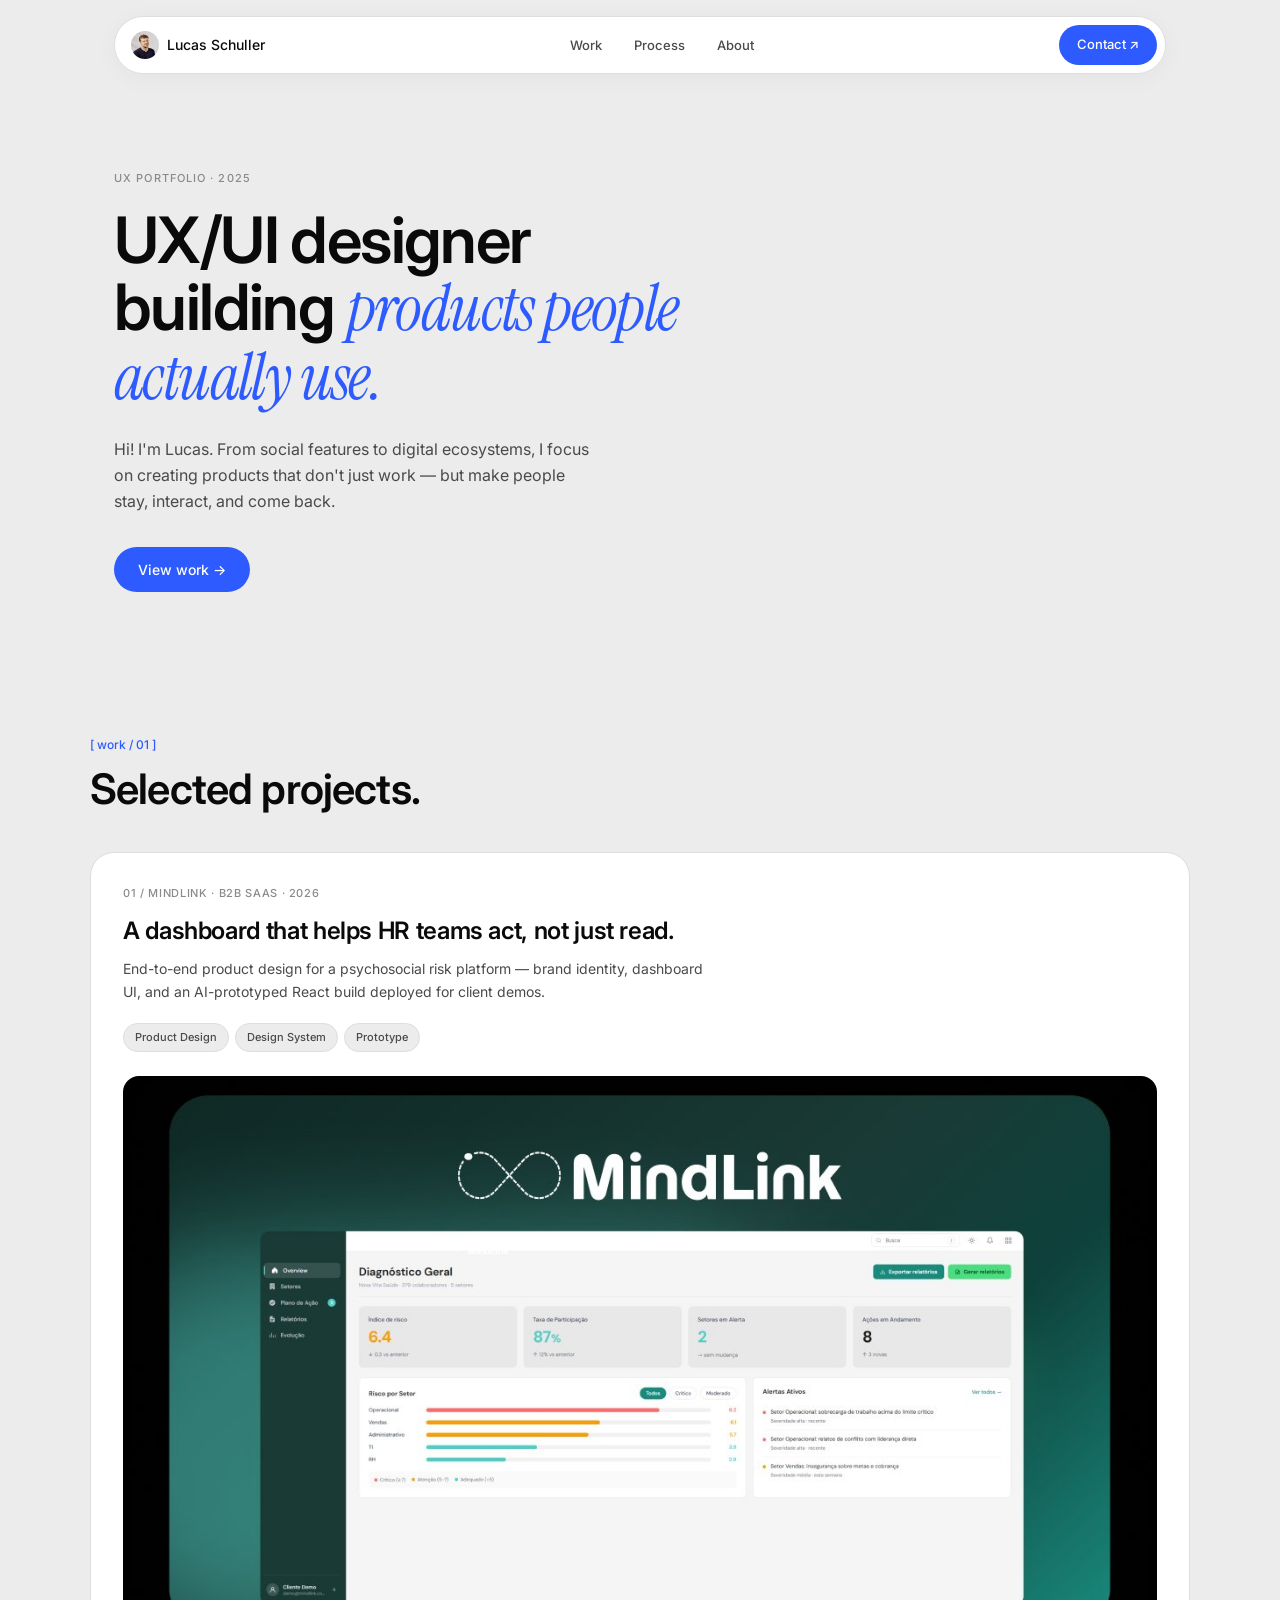
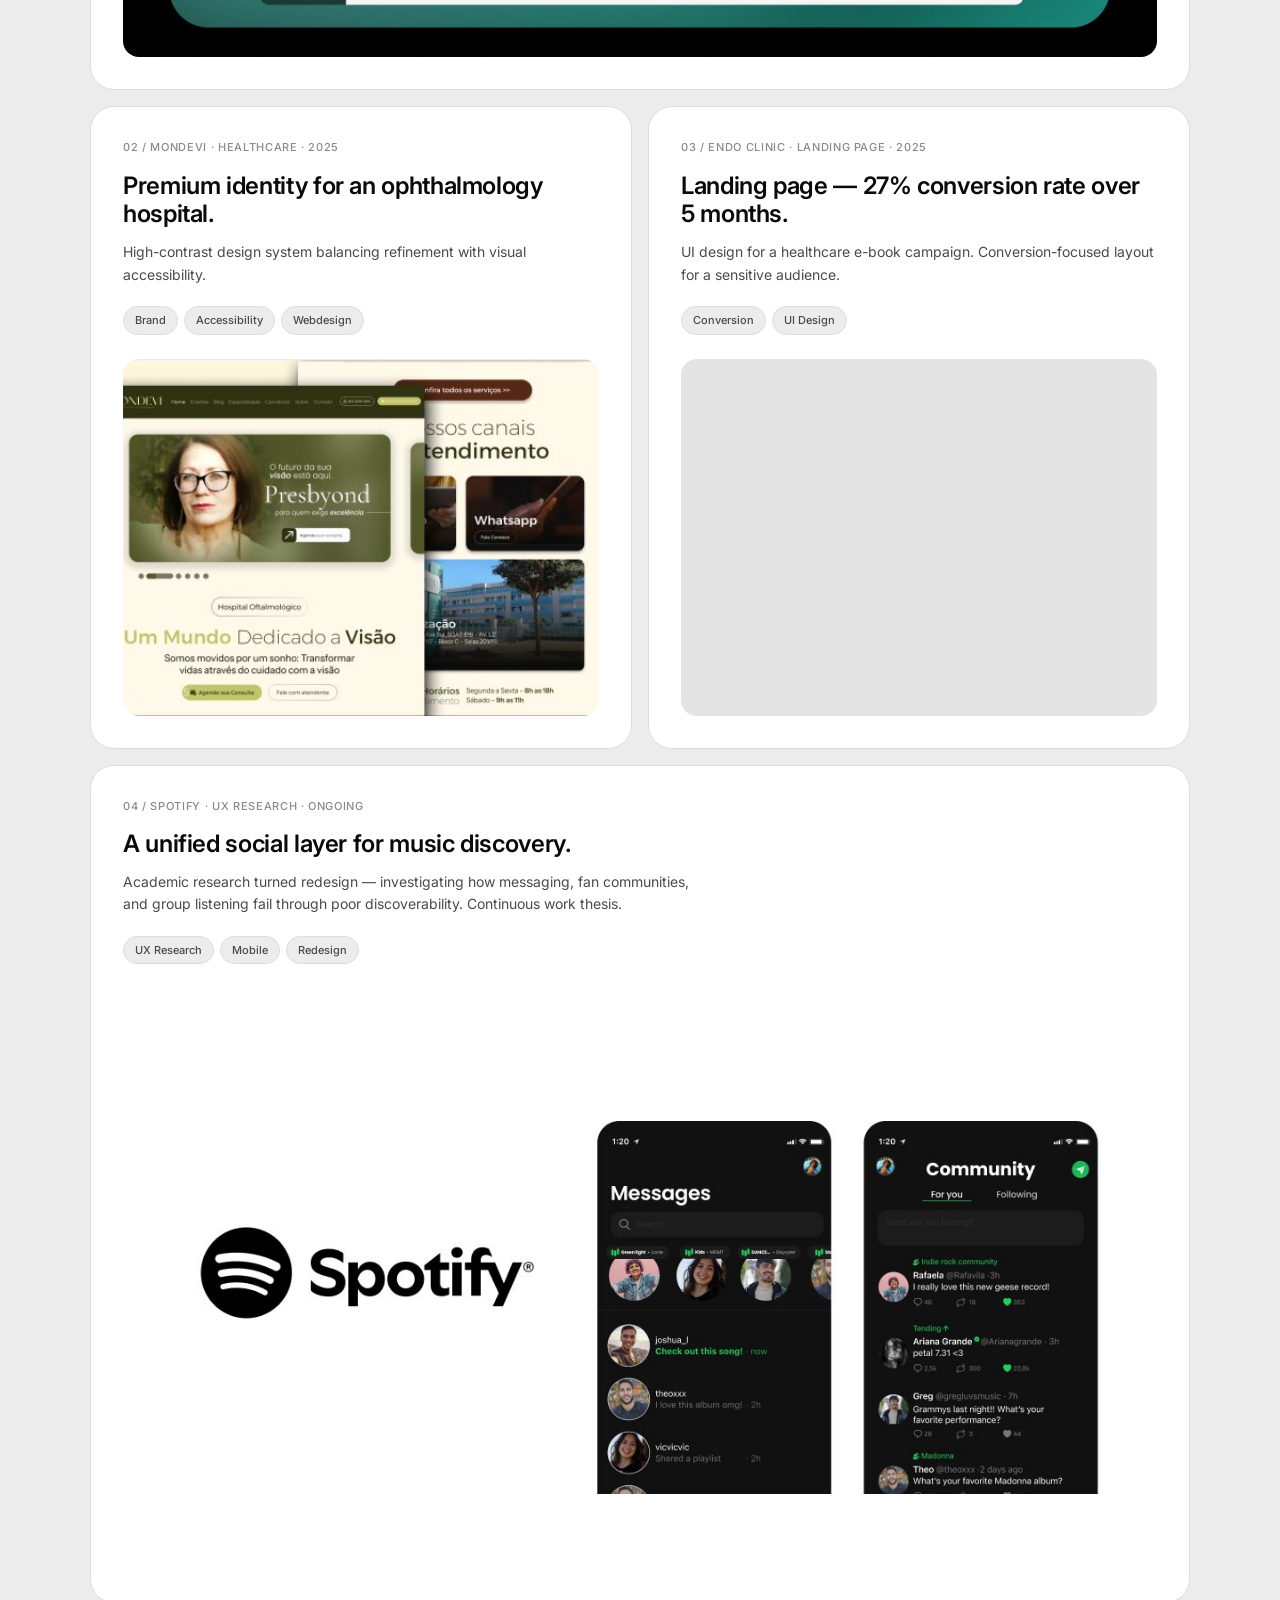
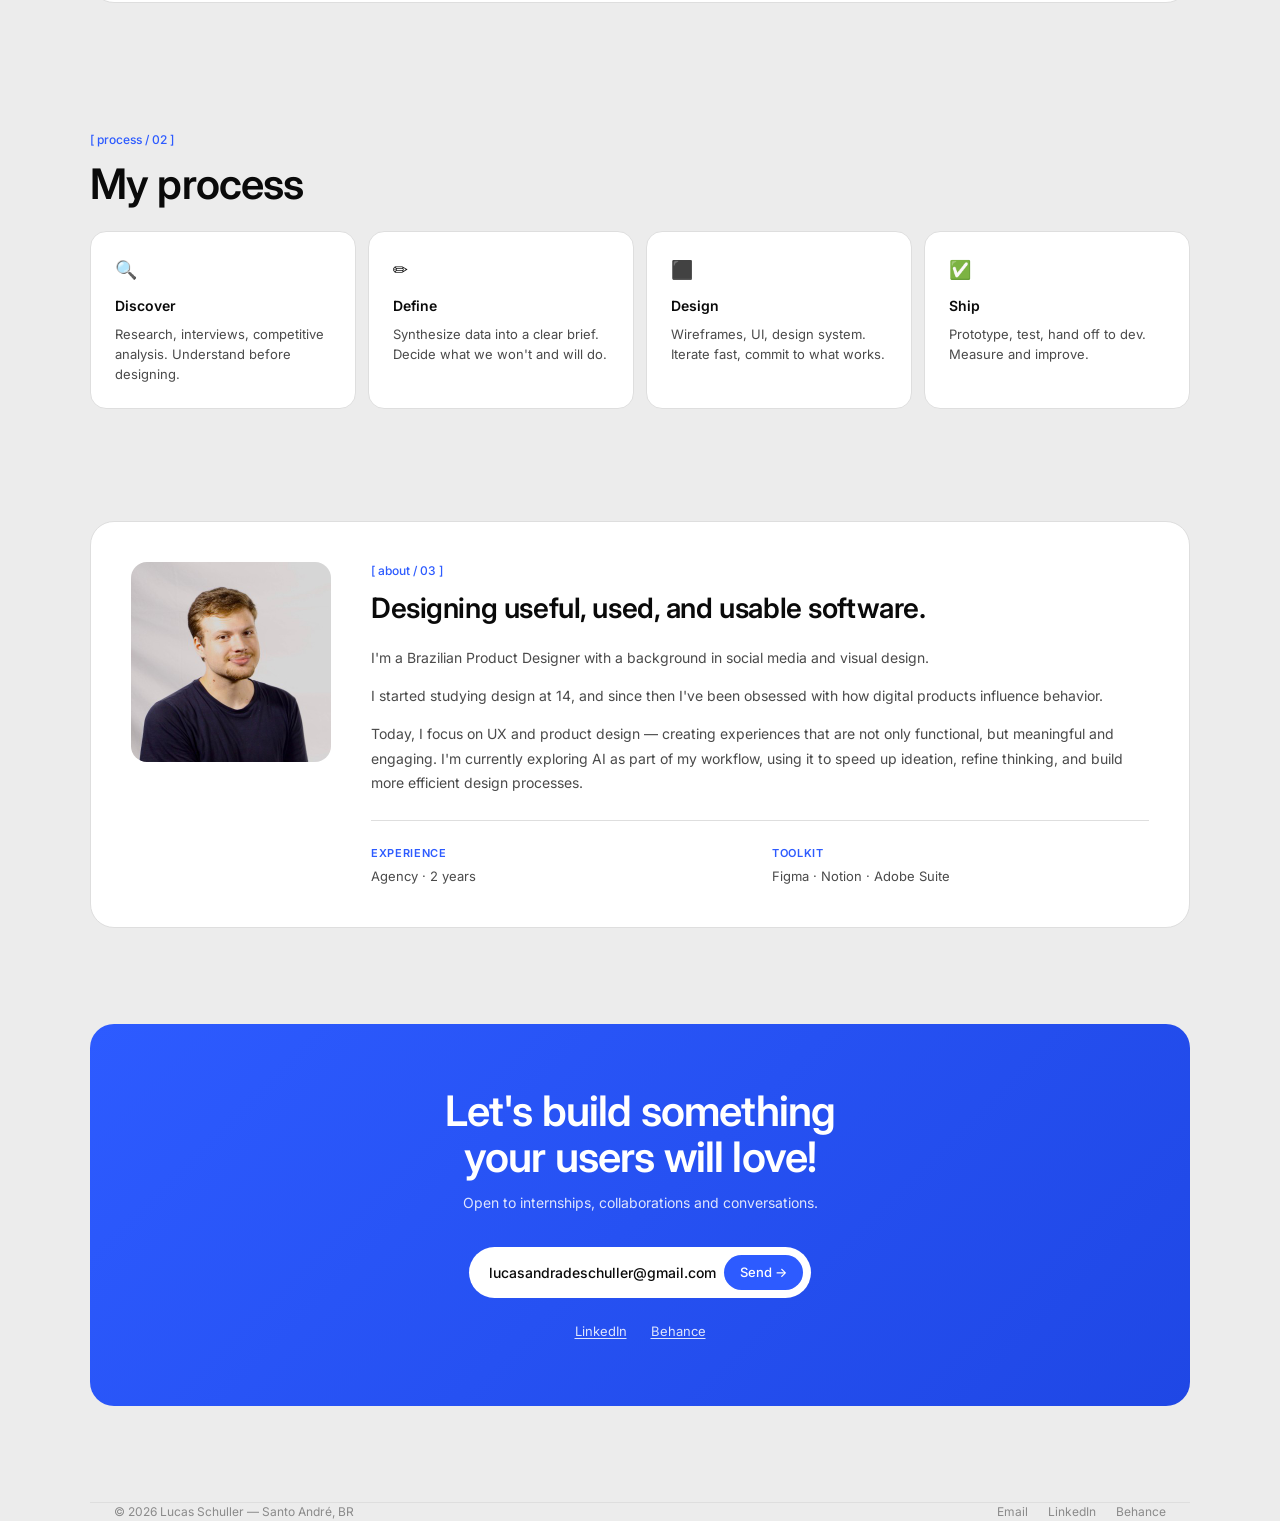
<file: index.html>
<!DOCTYPE html>
<html lang="en">
<head>
<meta charset="UTF-8">
<meta name="viewport" content="width=device-width, initial-scale=1.0">
<title>Lucas Schuller — Portfolio</title>
<link href="https://fonts.googleapis.com/css2?family=Inter:ital,wght@0,300;0,400;0,500;0,600;0,700;0,800;1,400&family=Instrument+Serif:ital@0;1&display=swap" rel="stylesheet">
<link rel="stylesheet" href="case.css">
</head>
<body>
 
<div class="nav-wrap" id="nav-bar">
  <div class="nav-inner">
    <a href="index.html" class="nav-logo">
      <div class="nav-avatar"></div>
      Lucas Schuller
    </a>
    <ul class="nav-links">
      <li><a href="index.html#work">Work</a></li>
      <li><a href="index.html#process">Process</a></li>
      <li><a href="index.html#about">About</a></li>
    </ul>
    <a href="mailto:lucasandradeschuller@gmail.com" class="btn-cta">Contact ↗</a>
  </div>
</div>
 
<div class="container">
  <div class="hero">
    <p class="hero-eyebrow">UX Portfolio · 2025</p>
    <h1 class="hero-title">UX/UI designer<br>building <em>products people<br>actually use.</em></h1>
    <p class="hero-desc">Hi! I'm Lucas. From social features to digital ecosystems, I focus on creating products that don't just work — but make people stay, interact, and come back.</p>
    <a href="#work" class="btn-primary">View work →</a>
  </div>
</div>
 
<div class="container" id="work">
  <p class="s-label">[ work / 01 ]</p>
  <h2 class="s-title">Selected projects.</h2>
  <div class="work-grid">
    <a href="case-mindlink.html" class="card">
      <p class="card-meta">01 / MindLink · B2B SaaS · 2026</p>
      <h3 class="card-title">A dashboard that helps HR teams act, not just read.</h3>
      <p class="card-desc">End-to-end product design for a psychosocial risk platform — brand identity, dashboard UI, and an AI-prototyped React build deployed for client demos.</p>
      <div class="tags"><span class="tag">Product Design</span><span class="tag">Design System</span><span class="tag">Prototype</span></div>
      <div class="visual"><img src="assets/mindlink-cover.png" alt="MindLink"></div>
    </a>
    <div class="grid2">
      <a href="case-mondevi.html" class="card compact">
        <p class="card-meta">02 / Mondevi · Healthcare · 2025</p>
        <h3 class="card-title">Premium identity for an ophthalmology hospital.</h3>
        <p class="card-desc">High-contrast design system balancing refinement with visual accessibility.</p>
        <div class="tags"><span class="tag">Brand</span><span class="tag">Accessibility</span><span class="tag">Webdesign</span></div>
        <div class="visual"><img src="assets/mondevi-cover.png" alt="Mondevi"></div>
      </a>
      <a href="case-endometriose.html" class="card compact">
        <p class="card-meta">03 / Endo Clinic · Landing Page · 2025</p>
        <h3 class="card-title">Landing page — 27% conversion rate over 5 months.</h3>
        <p class="card-desc">UI design for a healthcare e-book campaign. Conversion-focused layout for a sensitive audience.</p>
        <div class="tags"><span class="tag">Conversion</span><span class="tag">UI Design</span></div>
        <div class="visual">
          <video
            src="assets/endo-video.mp4"
            autoplay
            loop
            muted
            playsinline
            style="width:100%;height:100%;object-fit:cover;display:block;"
          ></video>
        </div>
      </a>
    </div>
    <a href="case-spotify.html" class="card">
      <p class="card-meta">04 / Spotify · UX Research · Ongoing</p>
      <h3 class="card-title">A unified social layer for music discovery.</h3>
      <p class="card-desc">Academic research turned redesign — investigating how messaging, fan communities, and group listening fail through poor discoverability. Continuous work thesis.</p>
      <div class="tags"><span class="tag">UX Research</span><span class="tag">Mobile</span><span class="tag">Redesign</span></div>
      <div class="visual"><img src="assets/spotify-hero.png" alt="Spotify" style="object-fit:contain;background:#fff;padding:1rem;"></div>
    </a>
  </div>
</div>
 
<div class="container" id="process" style="padding:4rem 0">
  <p class="s-label">[ process / 02 ]</p>
  <h2 class="s-title" style="margin-bottom:1.5rem">My process</h2>
  <div class="proc-grid">
    <div class="proc-step"><p class="proc-icon">🔍</p><p class="proc-name">Discover</p><p class="proc-desc">Research, interviews, competitive analysis. Understand before designing.</p></div>
    <div class="proc-step"><p class="proc-icon">✏️</p><p class="proc-name">Define</p><p class="proc-desc">Synthesize data into a clear brief. Decide what we won't and will do.</p></div>
    <div class="proc-step"><p class="proc-icon">⬛</p><p class="proc-name">Design</p><p class="proc-desc">Wireframes, UI, design system. Iterate fast, commit to what works.</p></div>
    <div class="proc-step"><p class="proc-icon">✅</p><p class="proc-name">Ship</p><p class="proc-desc">Prototype, test, hand off to dev. Measure and improve.</p></div>
  </div>
</div>
 
<div class="container" id="about" style="padding:3rem 0">
  <div class="about-wrap">
    <img class="about-photo" src="assets/lucas-photo.jpg" alt="Lucas Schuller">
    <div>
      <p class="s-label">[ about / 03 ]</p>
      <h2 class="about-h">Designing useful, used, and usable software.</h2>
      <p class="about-text">I'm a Brazilian Product Designer with a background in social media and visual design.</p>
      <p class="about-text">I started studying design at 14, and since then I've been obsessed with how digital products influence behavior.</p>
      <p class="about-text">Today, I focus on UX and product design — creating experiences that are not only functional, but meaningful and engaging. I'm currently exploring AI as part of my workflow, using it to speed up ideation, refine thinking, and build more efficient design processes.</p>
      <div class="about-meta">
        <div><p class="meta-label">Experience</p><p class="meta-val">Agency · 2 years</p></div>
        <div><p class="meta-label">Toolkit</p><p class="meta-val">Figma · Notion · Adobe Suite</p></div>
      </div>
    </div>
  </div>
</div>
 
<div class="container" style="padding:3rem 0 6rem">
  <div class="contact-card">
    <h2 class="contact-h">Let's build something<br>your users will love!</h2>
    <p class="contact-sub">Open to internships, collaborations and conversations.</p>
    <div class="email-row"><span>lucasandradeschuller@gmail.com</span><a href="mailto:lucasandradeschuller@gmail.com">Send →</a></div>
    <div class="c-links">
      <a href="https://www.linkedin.com/in/lucas-andrade-schuller-6a0051228/" target="_blank" class="c-link">LinkedIn</a>
      <a href="https://www.behance.net/lucasschuller" target="_blank" class="c-link">Behance</a>
    </div>
  </div>
</div>
 
<footer class="container">
  <span>© 2026 Lucas Schuller — Santo André, BR</span>
  <div class="f-links">
    <a href="mailto:lucasandradeschuller@gmail.com">Email</a>
    <a href="https://www.linkedin.com/in/lucas-andrade-schuller-6a0051228/" target="_blank">LinkedIn</a>
    <a href="https://www.behance.net/lucasschuller" target="_blank">Behance</a>
  </div>
</footer>
 
<script>
window.addEventListener('scroll', () => {
  document.getElementById('nav-bar').classList.toggle('scrolled', window.scrollY > 40);
});
</script>
</body>
</html>
</file>
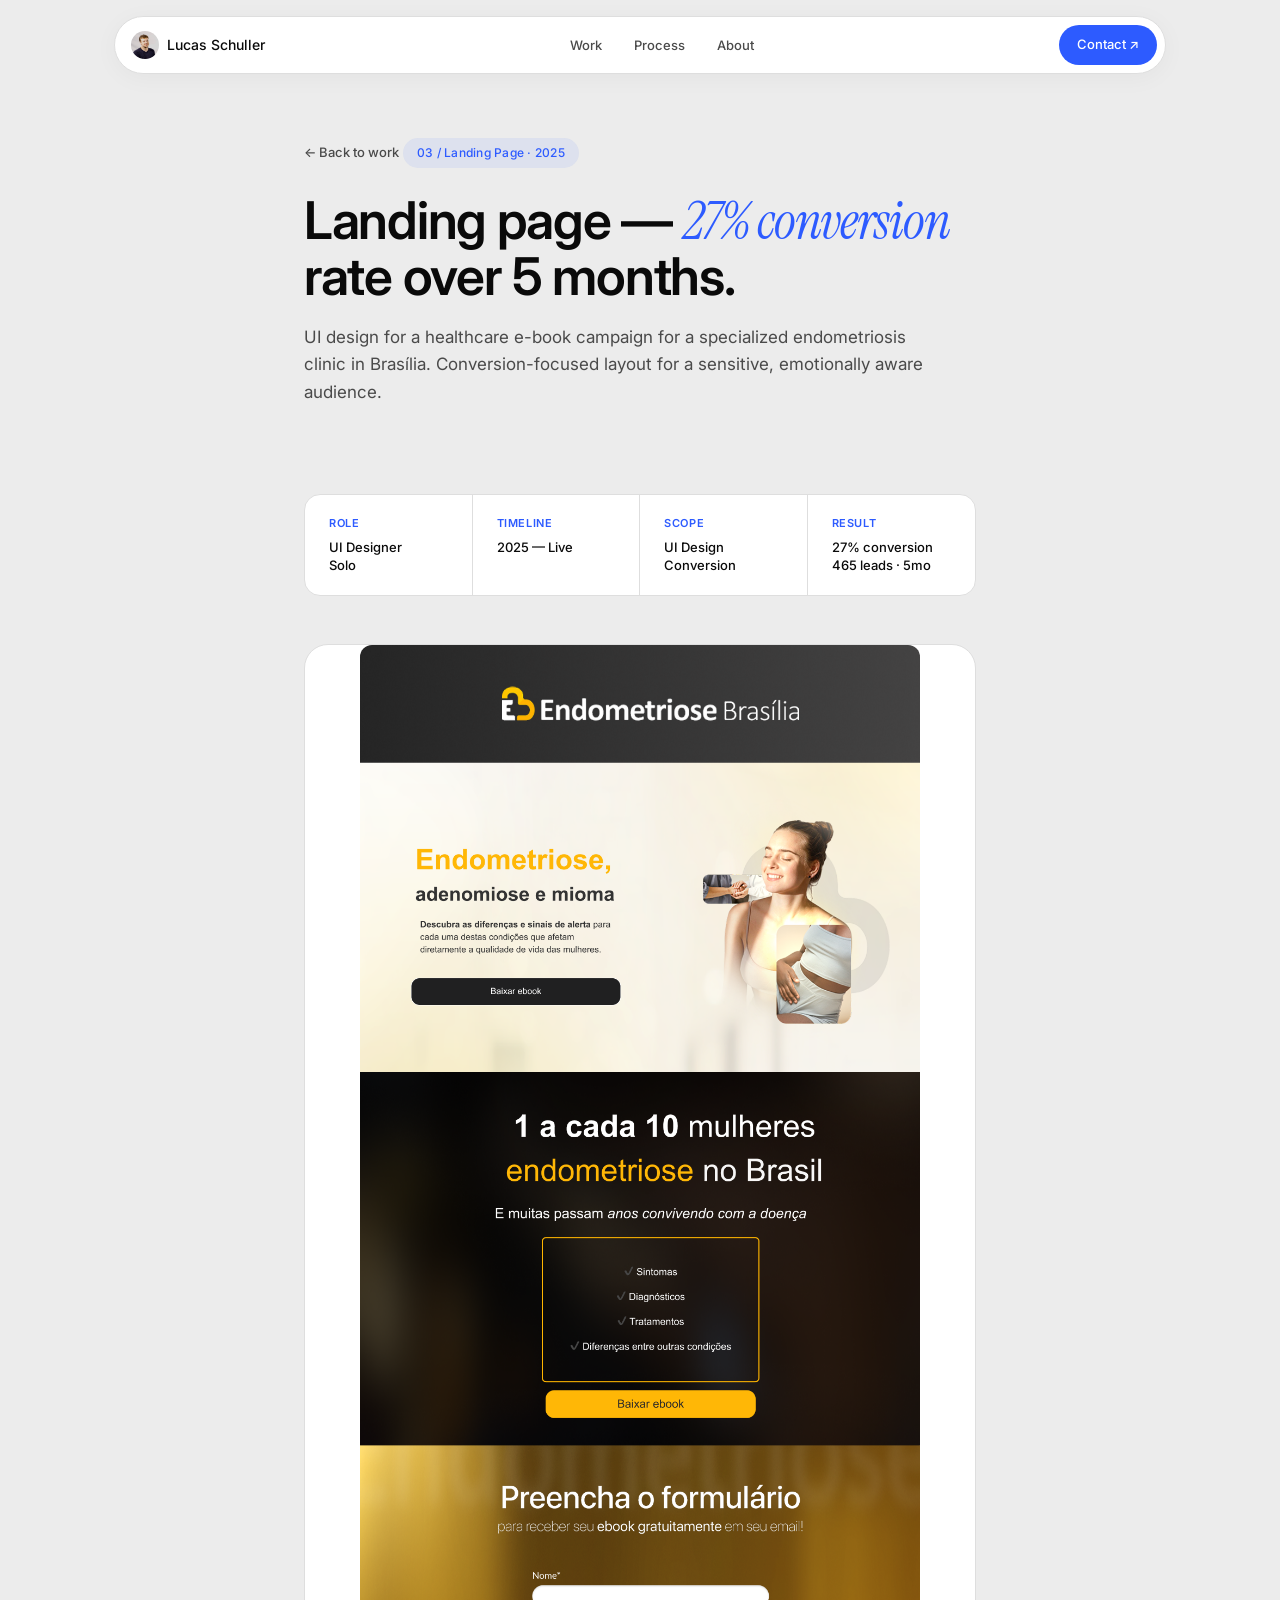
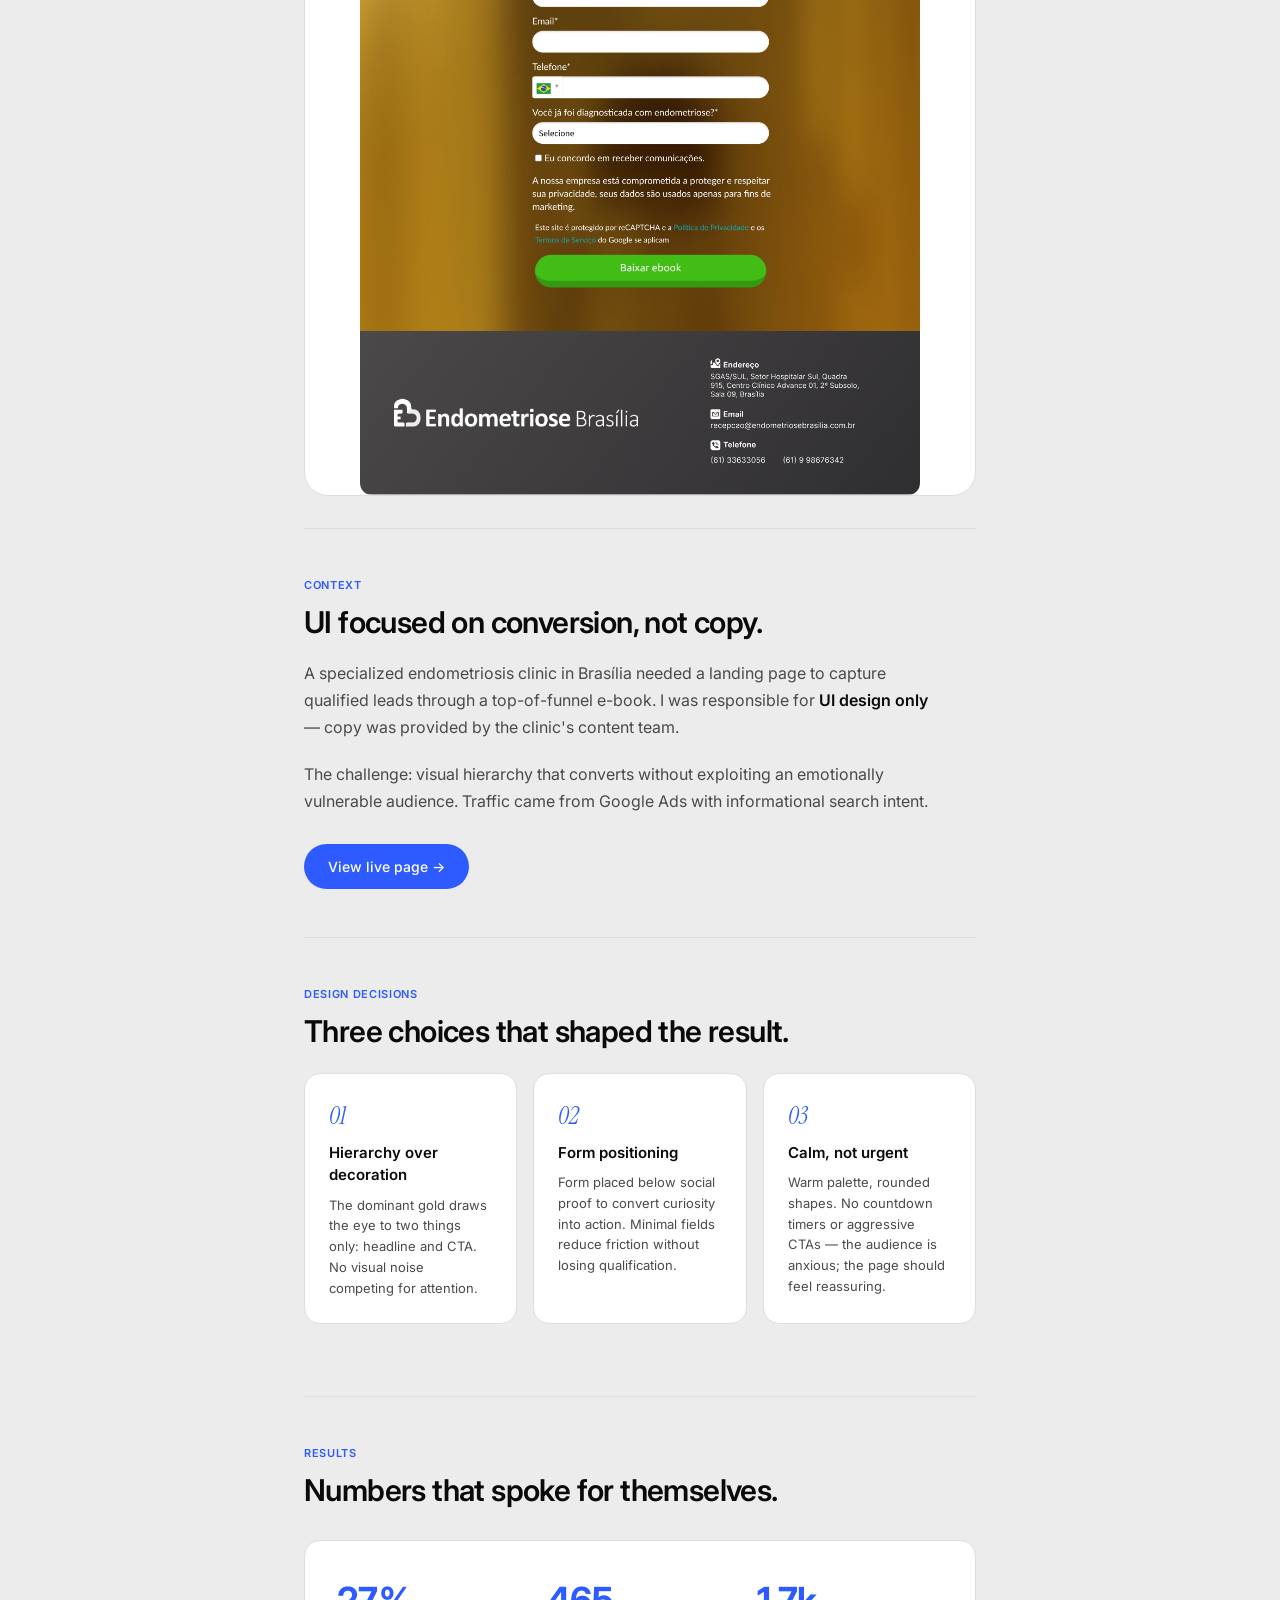
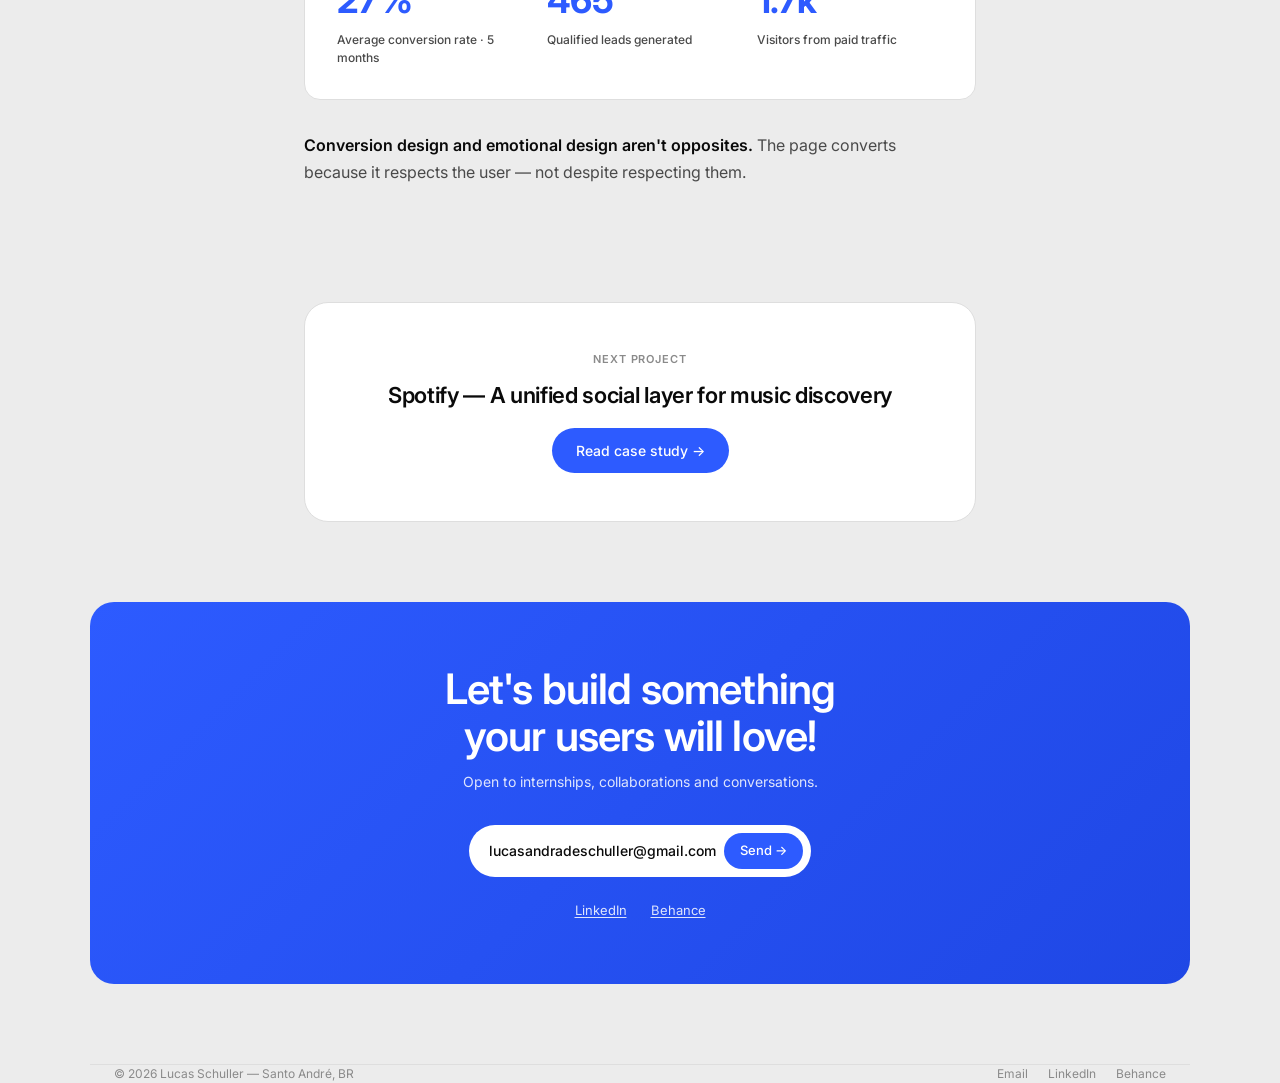
<file: case-endometriose.html>
<!DOCTYPE html>
<html lang="en">
<head>
<meta charset="UTF-8">
<meta name="viewport" content="width=device-width, initial-scale=1.0">
<title>Endo Clinic — Lucas Schuller</title>
<link href="https://fonts.googleapis.com/css2?family=Inter:ital,wght@0,300;0,400;0,500;0,600;0,700;0,800;1,400&family=Instrument+Serif:ital@0;1&display=swap" rel="stylesheet">
<link rel="stylesheet" href="case.css">
</head>
<body>

<div class="nav-wrap" id="nav-bar">
  <div class="nav-inner">
    <a href="index.html" class="nav-logo">
      <div class="nav-avatar"></div>
      Lucas Schuller
    </a>
    <ul class="nav-links">
      <li><a href="index.html#work">Work</a></li>
      <li><a href="index.html#process">Process</a></li>
      <li><a href="index.html#about">About</a></li>
    </ul>
    <a href="mailto:lucasandradeschuller@gmail.com" class="btn-cta">Contact ↗</a>
  </div>
</div>

<div class="narrow">
  <div class="case-header">
    <a href="index.html" class="back-btn">← Back to work</a>
    <div class="case-pill">03 / Landing Page · 2025</div>
    <h1 class="case-h1">Landing page — <em>27% conversion</em> rate over 5 months.</h1>
    <p class="case-sub">UI design for a healthcare e-book campaign for a specialized endometriosis clinic in Brasília. Conversion-focused layout for a sensitive, emotionally aware audience.</p>
  </div>
  <div class="case-info">
    <div class="info-cell"><p class="info-label">Role</p><p class="info-val">UI Designer<br>Solo</p></div>
    <div class="info-cell"><p class="info-label">Timeline</p><p class="info-val">2025 — Live</p></div>
    <div class="info-cell"><p class="info-label">Scope</p><p class="info-val">UI Design<br>Conversion</p></div>
    <div class="info-cell"><p class="info-label">Result</p><p class="info-val">27% conversion<br>465 leads · 5mo</p></div>
  </div>

  <div class="hero-visual" style="display:flex;justify-content:center;align-items:center;width:100%;max-width:100%;margin:2rem 0;">
    <img src="assets/endo-lp-clean.png.png" alt="Endometriose LP" style="width:100%;max-width:560px;height:auto;display:block;border-radius:12px;">
  </div>

  <div class="case-section">
    <p class="cs-label">Context</p>
    <h2 class="cs-title">UI focused on conversion, not copy.</h2>
    <p class="cs-text">A specialized endometriosis clinic in Brasília needed a landing page to capture qualified leads through a top-of-funnel e-book. I was responsible for <strong>UI design only</strong> — copy was provided by the clinic's content team.</p>
    <p class="cs-text">The challenge: visual hierarchy that converts without exploiting an emotionally vulnerable audience. Traffic came from Google Ads with informational search intent.</p>
    <a href="https://materiais.endometriosebsb.med.br" target="_blank" class="live-btn" style="margin-top:0.5rem;margin-bottom:0">View live page →</a>
  </div>
  <div class="case-section">
    <p class="cs-label">Design Decisions</p>
    <h2 class="cs-title">Three choices that shaped the result.</h2>
    <div class="dgrid">
      <div class="dcell"><p class="dcell-num">01</p><p class="dcell-title">Hierarchy over decoration</p><p class="dcell-desc">The dominant gold draws the eye to two things only: headline and CTA. No visual noise competing for attention.</p></div>
      <div class="dcell"><p class="dcell-num">02</p><p class="dcell-title">Form positioning</p><p class="dcell-desc">Form placed below social proof to convert curiosity into action. Minimal fields reduce friction without losing qualification.</p></div>
      <div class="dcell"><p class="dcell-num">03</p><p class="dcell-title">Calm, not urgent</p><p class="dcell-desc">Warm palette, rounded shapes. No countdown timers or aggressive CTAs — the audience is anxious; the page should feel reassuring.</p></div>
    </div>
  </div>
  <div class="case-section">
    <p class="cs-label">Results</p>
    <h2 class="cs-title">Numbers that spoke for themselves.</h2>
    <div class="stat-card"><div class="stat-row">
      <div><p class="stat-val">27%</p><p class="stat-lbl">Average conversion rate · 5 months</p></div>
      <div><p class="stat-val">465</p><p class="stat-lbl">Qualified leads generated</p></div>
      <div><p class="stat-val">1.7k</p><p class="stat-lbl">Visitors from paid traffic</p></div>
    </div></div>
    <p class="cs-text"><strong>Conversion design and emotional design aren't opposites.</strong> The page converts because it respects the user — not despite respecting them.</p>
  </div>
  <div class="next-card">
    <p class="next-lbl">Next project</p>
    <p class="next-title">Spotify — A unified social layer for music discovery</p>
    <a href="case-spotify.html" class="btn-primary" style="display:inline-flex">Read case study →</a>
  </div>
</div>

<div class="container" style="padding:2rem 0 5rem">
  <div class="contact-card">
    <h2 class="contact-h">Let's build something<br>your users will love!</h2>
    <p class="contact-sub">Open to internships, collaborations and conversations.</p>
    <div class="email-row"><span>lucasandradeschuller@gmail.com</span><a href="mailto:lucasandradeschuller@gmail.com">Send →</a></div>
    <div class="c-links">
      <a href="https://www.linkedin.com/in/lucas-andrade-schuller-6a0051228/" target="_blank" class="c-link">LinkedIn</a>
      <a href="https://www.behance.net/lucasschuller" target="_blank" class="c-link">Behance</a>
    </div>
  </div>
</div>

<footer class="container">
  <span>© 2026 Lucas Schuller — Santo André, BR</span>
  <div class="f-links">
    <a href="mailto:lucasandradeschuller@gmail.com">Email</a>
    <a href="https://www.linkedin.com/in/lucas-andrade-schuller-6a0051228/" target="_blank">LinkedIn</a>
    <a href="https://www.behance.net/lucasschuller" target="_blank">Behance</a>
  </div>
</footer>

<script>
window.addEventListener('scroll', () => {
  document.getElementById('nav-bar').classList.toggle('scrolled', window.scrollY > 40);
});
</script>
</body>
</html>
</file>
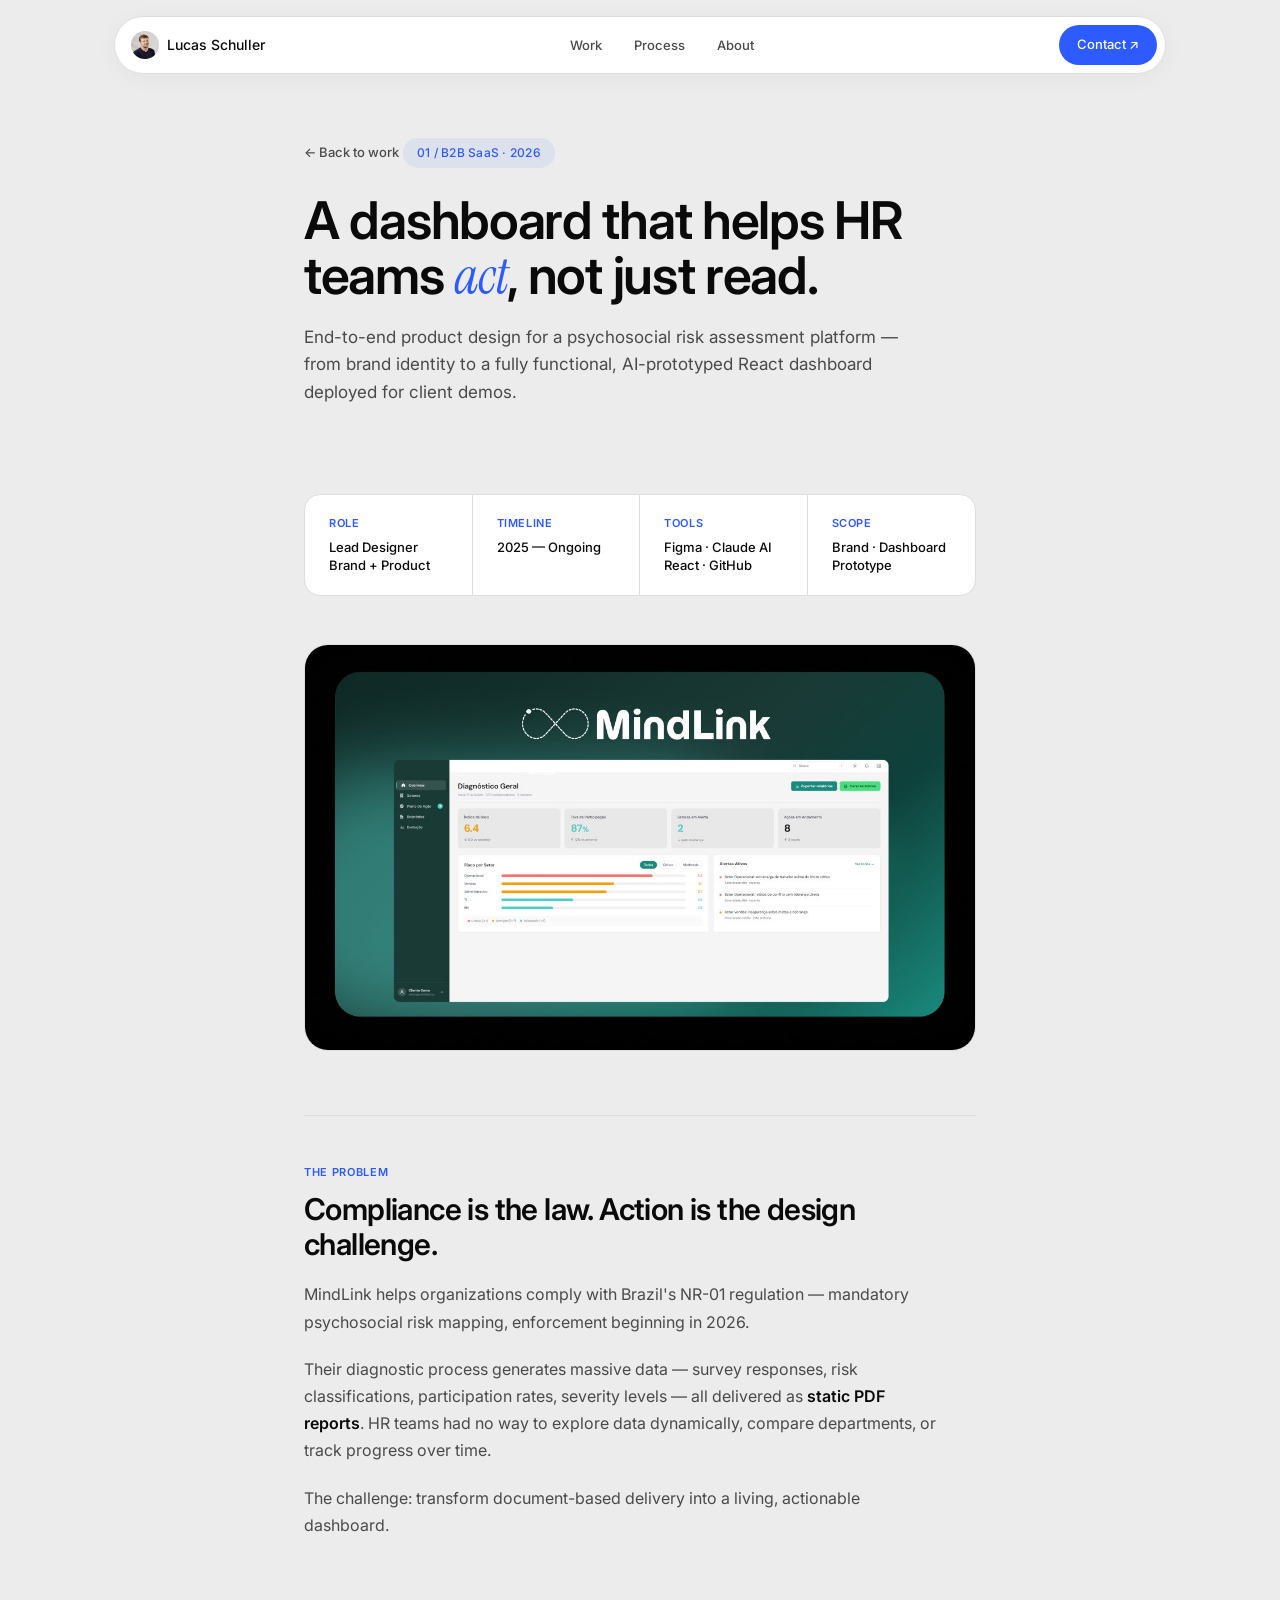
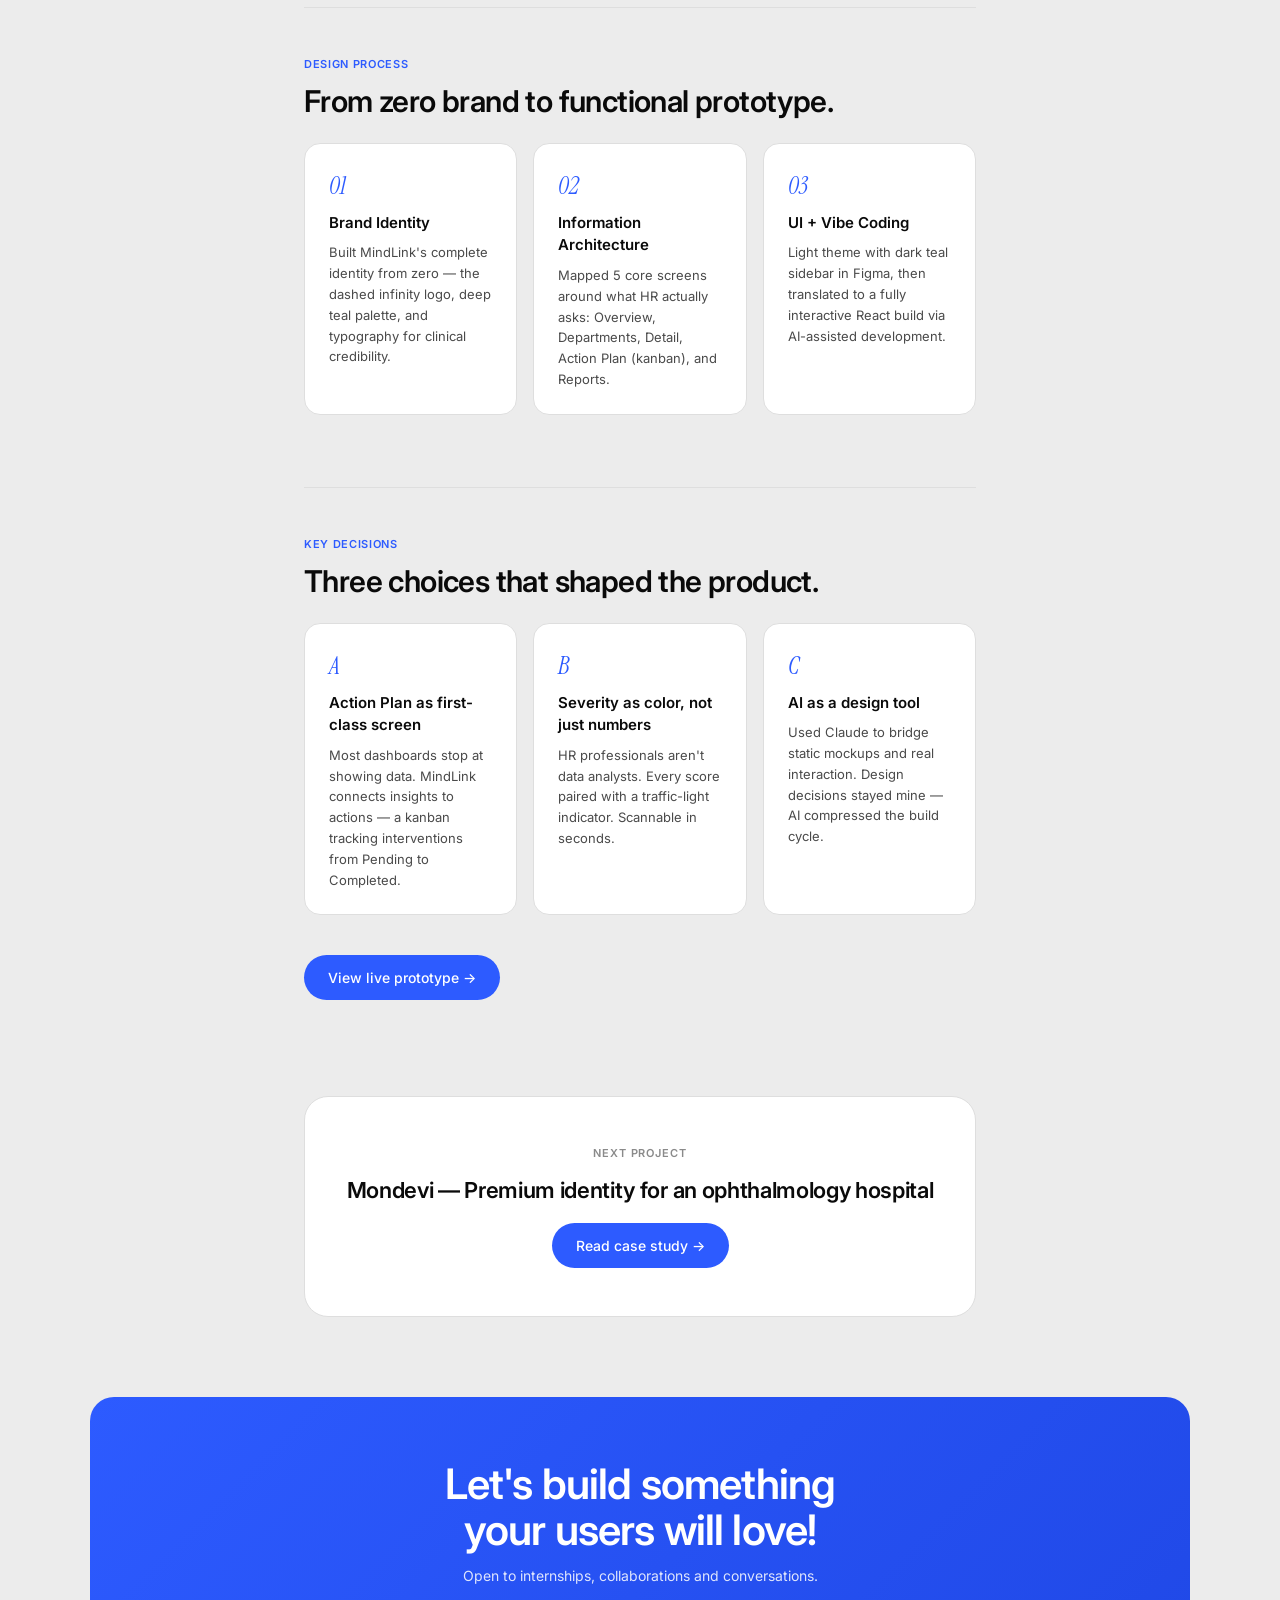
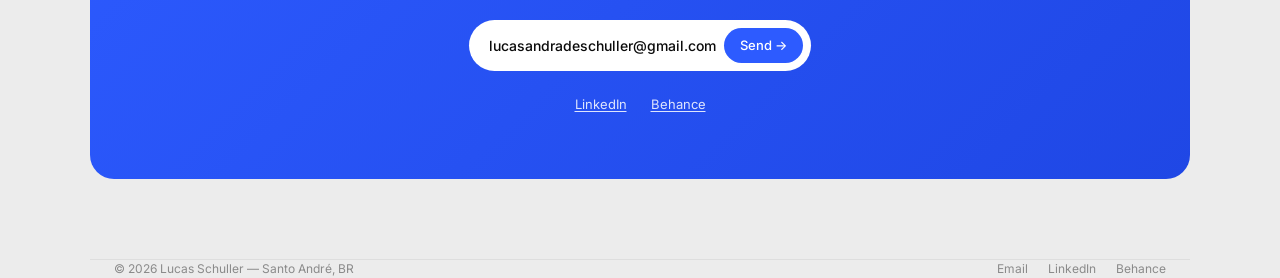
<file: case-mindlink.html>
<!DOCTYPE html>
<html lang="en">
<head>
<meta charset="UTF-8">
<meta name="viewport" content="width=device-width, initial-scale=1.0">
<title>MindLink — Lucas Schuller</title>
<link href="https://fonts.googleapis.com/css2?family=Inter:ital,wght@0,300;0,400;0,500;0,600;0,700;0,800;1,400&family=Instrument+Serif:ital@0;1&display=swap" rel="stylesheet">
<link rel="stylesheet" href="case.css">

</head>
<body>

<div class="nav-wrap" id="nav-bar">
  <div class="nav-inner">
    <a href="index.html" class="nav-logo">
      <div class="nav-avatar"></div>
      Lucas Schuller
    </a>
    <ul class="nav-links">
      <li><a href="index.html#work">Work</a></li>
      <li><a href="index.html#process">Process</a></li>
      <li><a href="index.html#about">About</a></li>
    </ul>
    <a href="mailto:lucasandradeschuller@gmail.com" class="btn-cta">Contact ↗</a>
  </div>
</div>

<div class="narrow">
  <div class="case-header">
    <a href="index.html" class="back-btn">← Back to work</a>
    <div class="case-pill">01 / B2B SaaS · 2026</div>
    <h1 class="case-h1">A dashboard that helps HR teams <em>act</em>, not just read.</h1>
    <p class="case-sub">End-to-end product design for a psychosocial risk assessment platform — from brand identity to a fully functional, AI-prototyped React dashboard deployed for client demos.</p>
  </div>
  <div class="case-info">
    <div class="info-cell"><p class="info-label">Role</p><p class="info-val">Lead Designer<br>Brand + Product</p></div>
    <div class="info-cell"><p class="info-label">Timeline</p><p class="info-val">2025 — Ongoing</p></div>
    <div class="info-cell"><p class="info-label">Tools</p><p class="info-val">Figma · Claude AI<br>React · GitHub</p></div>
    <div class="info-cell"><p class="info-label">Scope</p><p class="info-val">Brand · Dashboard<br>Prototype</p></div>
  </div>
  <div class="hero-visual"><img src="assets/mindlink-cover.png" alt="MindLink Dashboard"></div>
  <div class="case-section">
    <p class="cs-label">The Problem</p>
    <h2 class="cs-title">Compliance is the law. Action is the design challenge.</h2>
    <p class="cs-text">MindLink helps organizations comply with Brazil's NR-01 regulation — mandatory psychosocial risk mapping, enforcement beginning in 2026.</p>
    <p class="cs-text">Their diagnostic process generates massive data — survey responses, risk classifications, participation rates, severity levels — all delivered as <strong>static PDF reports</strong>. HR teams had no way to explore data dynamically, compare departments, or track progress over time.</p>
    <p class="cs-text">The challenge: transform document-based delivery into a living, actionable dashboard.</p>
  </div>
  <div class="case-section">
    <p class="cs-label">Design Process</p>
    <h2 class="cs-title">From zero brand to functional prototype.</h2>
    <div class="dgrid">
      <div class="dcell"><p class="dcell-num">01</p><p class="dcell-title">Brand Identity</p><p class="dcell-desc">Built MindLink's complete identity from zero — the dashed infinity logo, deep teal palette, and typography for clinical credibility.</p></div>
      <div class="dcell"><p class="dcell-num">02</p><p class="dcell-title">Information Architecture</p><p class="dcell-desc">Mapped 5 core screens around what HR actually asks: Overview, Departments, Detail, Action Plan (kanban), and Reports.</p></div>
      <div class="dcell"><p class="dcell-num">03</p><p class="dcell-title">UI + Vibe Coding</p><p class="dcell-desc">Light theme with dark teal sidebar in Figma, then translated to a fully interactive React build via AI-assisted development.</p></div>
    </div>
  </div>
  <div class="case-section">
    <p class="cs-label">Key Decisions</p>
    <h2 class="cs-title">Three choices that shaped the product.</h2>
    <div class="dgrid">
      <div class="dcell"><p class="dcell-num">A</p><p class="dcell-title">Action Plan as first-class screen</p><p class="dcell-desc">Most dashboards stop at showing data. MindLink connects insights to actions — a kanban tracking interventions from Pending to Completed.</p></div>
      <div class="dcell"><p class="dcell-num">B</p><p class="dcell-title">Severity as color, not just numbers</p><p class="dcell-desc">HR professionals aren't data analysts. Every score paired with a traffic-light indicator. Scannable in seconds.</p></div>
      <div class="dcell"><p class="dcell-num">C</p><p class="dcell-title">AI as a design tool</p><p class="dcell-desc">Used Claude to bridge static mockups and real interaction. Design decisions stayed mine — AI compressed the build cycle.</p></div>
    </div>
    <a href="https://luschubs.github.io/minkdlink-dashboard/" target="_blank" class="live-btn">View live prototype →</a>
  </div>
  <div class="next-card">
    <p class="next-lbl">Next project</p>
    <p class="next-title">Mondevi — Premium identity for an ophthalmology hospital</p>
    <a href="case-mondevi.html" class="btn-primary" style="display:inline-flex">Read case study →</a>
  </div>
</div>

<div class="container" style="padding:2rem 0 5rem">
  <div class="contact-card">
    <h2 class="contact-h">Let's build something<br>your users will love!</h2>
    <p class="contact-sub">Open to internships, collaborations and conversations.</p>
    <div class="email-row"><span>lucasandradeschuller@gmail.com</span><a href="mailto:lucasandradeschuller@gmail.com">Send →</a></div>
    <div class="c-links">
      <a href="https://www.linkedin.com/in/lucas-andrade-schuller-6a0051228/" target="_blank" class="c-link">LinkedIn</a>
      <a href="https://www.behance.net/lucasschuller" target="_blank" class="c-link">Behance</a>
    </div>
  </div>
</div>

<footer class="container">
  <span>© 2026 Lucas Schuller — Santo André, BR</span>
  <div class="f-links">
    <a href="mailto:lucasandradeschuller@gmail.com">Email</a>
    <a href="https://www.linkedin.com/in/lucas-andrade-schuller-6a0051228/" target="_blank">LinkedIn</a>
    <a href="https://www.behance.net/lucasschuller" target="_blank">Behance</a>
  </div>
</footer>

<script>
window.addEventListener('scroll', () => {
  document.getElementById('nav-bar').classList.toggle('scrolled', window.scrollY > 40);
});
</script>
</body></html>
</file>
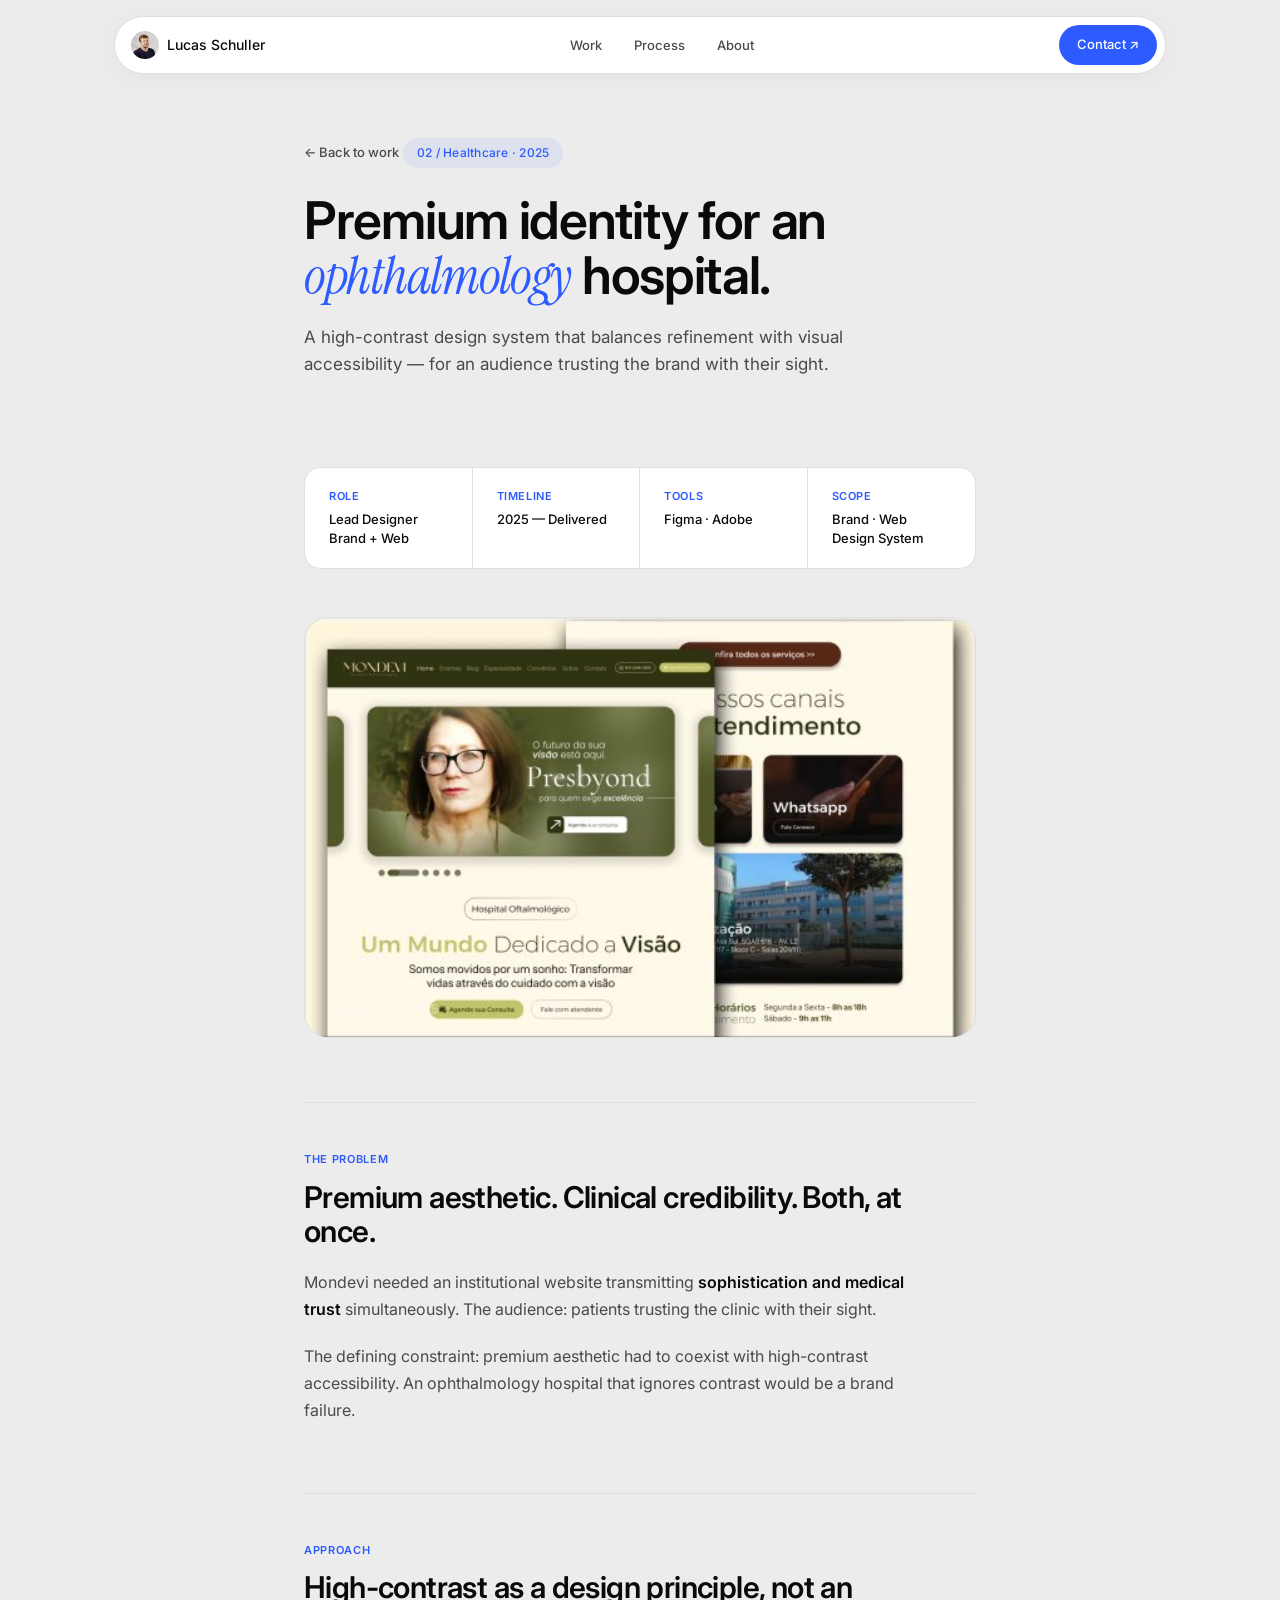
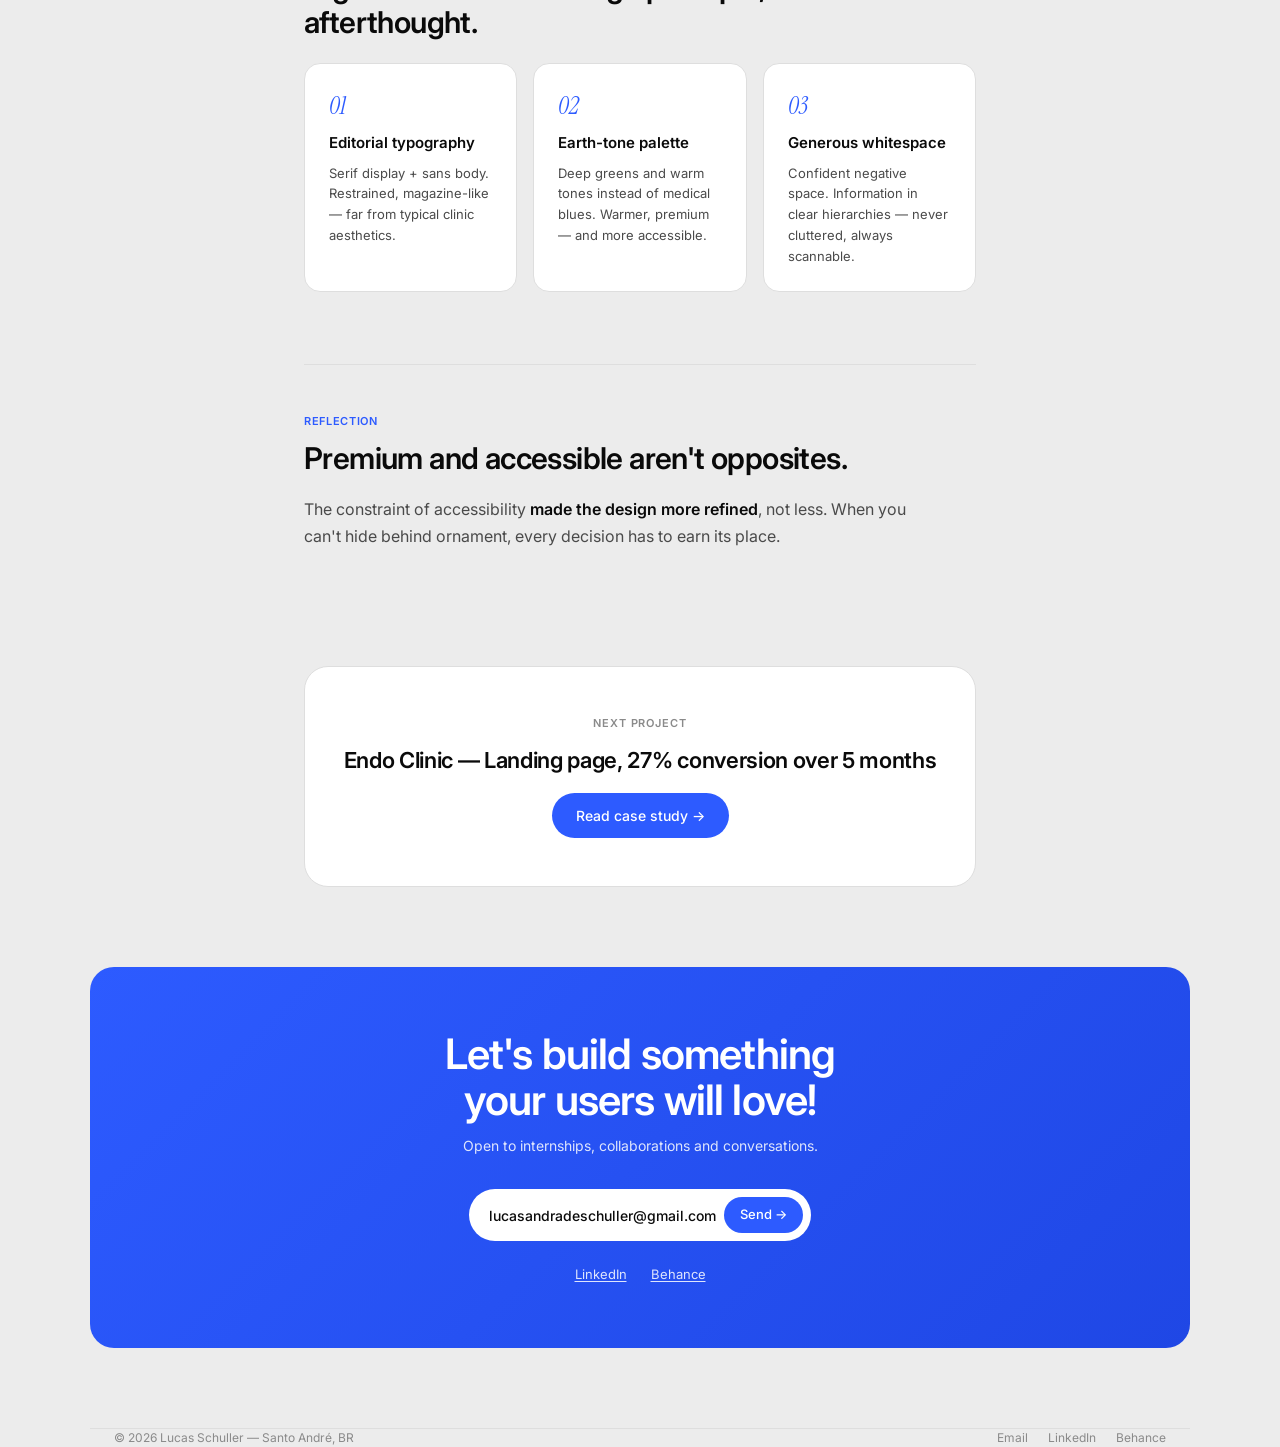
<file: case-mondevi.html>
<!DOCTYPE html>
<html lang="en">
<head>
<meta charset="UTF-8">
<meta name="viewport" content="width=device-width, initial-scale=1.0">
<title>Mondevi — Lucas Schuller</title>
<link href="https://fonts.googleapis.com/css2?family=Inter:ital,wght@0,300;0,400;0,500;0,600;0,700;0,800;1,400&family=Instrument+Serif:ital@0;1&display=swap" rel="stylesheet">
<link rel="stylesheet" href="case.css">

</head>
<body>

<div class="nav-wrap" id="nav-bar">
  <div class="nav-inner">
    <a href="index.html" class="nav-logo">
      <div class="nav-avatar"></div>
      Lucas Schuller
    </a>
    <ul class="nav-links">
      <li><a href="index.html#work">Work</a></li>
      <li><a href="index.html#process">Process</a></li>
      <li><a href="index.html#about">About</a></li>
    </ul>
    <a href="mailto:lucasandradeschuller@gmail.com" class="btn-cta">Contact ↗</a>
  </div>
</div>

<div class="narrow">
  <div class="case-header">
    <a href="index.html" class="back-btn">← Back to work</a>
    <div class="case-pill">02 / Healthcare · 2025</div>
    <h1 class="case-h1">Premium identity for an <em>ophthalmology</em> hospital.</h1>
    <p class="case-sub">A high-contrast design system that balances refinement with visual accessibility — for an audience trusting the brand with their sight.</p>
  </div>
  <div class="case-info">
    <div class="info-cell"><p class="info-label">Role</p><p class="info-val">Lead Designer<br>Brand + Web</p></div>
    <div class="info-cell"><p class="info-label">Timeline</p><p class="info-val">2025 — Delivered</p></div>
    <div class="info-cell"><p class="info-label">Tools</p><p class="info-val">Figma · Adobe</p></div>
    <div class="info-cell"><p class="info-label">Scope</p><p class="info-val">Brand · Web<br>Design System</p></div>
  </div>
  <div class="hero-visual"><img src="assets/mondevi-cover.png" alt="Mondevi Website"></div>
  <div class="case-section">
    <p class="cs-label">The Problem</p>
    <h2 class="cs-title">Premium aesthetic. Clinical credibility. Both, at once.</h2>
    <p class="cs-text">Mondevi needed an institutional website transmitting <strong>sophistication and medical trust</strong> simultaneously. The audience: patients trusting the clinic with their sight.</p>
    <p class="cs-text">The defining constraint: premium aesthetic had to coexist with high-contrast accessibility. An ophthalmology hospital that ignores contrast would be a brand failure.</p>
  </div>
  <div class="case-section">
    <p class="cs-label">Approach</p>
    <h2 class="cs-title">High-contrast as a design principle, not an afterthought.</h2>
    <div class="dgrid">
      <div class="dcell"><p class="dcell-num">01</p><p class="dcell-title">Editorial typography</p><p class="dcell-desc">Serif display + sans body. Restrained, magazine-like — far from typical clinic aesthetics.</p></div>
      <div class="dcell"><p class="dcell-num">02</p><p class="dcell-title">Earth-tone palette</p><p class="dcell-desc">Deep greens and warm tones instead of medical blues. Warmer, premium — and more accessible.</p></div>
      <div class="dcell"><p class="dcell-num">03</p><p class="dcell-title">Generous whitespace</p><p class="dcell-desc">Confident negative space. Information in clear hierarchies — never cluttered, always scannable.</p></div>
    </div>
  </div>
  <div class="case-section">
    <p class="cs-label">Reflection</p>
    <h2 class="cs-title">Premium and accessible aren't opposites.</h2>
    <p class="cs-text">The constraint of accessibility <strong>made the design more refined</strong>, not less. When you can't hide behind ornament, every decision has to earn its place.</p>
  </div>
  <div class="next-card">
    <p class="next-lbl">Next project</p>
    <p class="next-title">Endo Clinic — Landing page, 27% conversion over 5 months</p>
    <a href="case-endometriose.html" class="btn-primary" style="display:inline-flex">Read case study →</a>
  </div>
</div>

<div class="container" style="padding:2rem 0 5rem">
  <div class="contact-card">
    <h2 class="contact-h">Let's build something<br>your users will love!</h2>
    <p class="contact-sub">Open to internships, collaborations and conversations.</p>
    <div class="email-row"><span>lucasandradeschuller@gmail.com</span><a href="mailto:lucasandradeschuller@gmail.com">Send →</a></div>
    <div class="c-links">
      <a href="https://www.linkedin.com/in/lucas-andrade-schuller-6a0051228/" target="_blank" class="c-link">LinkedIn</a>
      <a href="https://www.behance.net/lucasschuller" target="_blank" class="c-link">Behance</a>
    </div>
  </div>
</div>

<footer class="container">
  <span>© 2026 Lucas Schuller — Santo André, BR</span>
  <div class="f-links">
    <a href="mailto:lucasandradeschuller@gmail.com">Email</a>
    <a href="https://www.linkedin.com/in/lucas-andrade-schuller-6a0051228/" target="_blank">LinkedIn</a>
    <a href="https://www.behance.net/lucasschuller" target="_blank">Behance</a>
  </div>
</footer>

<script>
window.addEventListener('scroll', () => {
  document.getElementById('nav-bar').classList.toggle('scrolled', window.scrollY > 40);
});
</script>
</body></html>
</file>
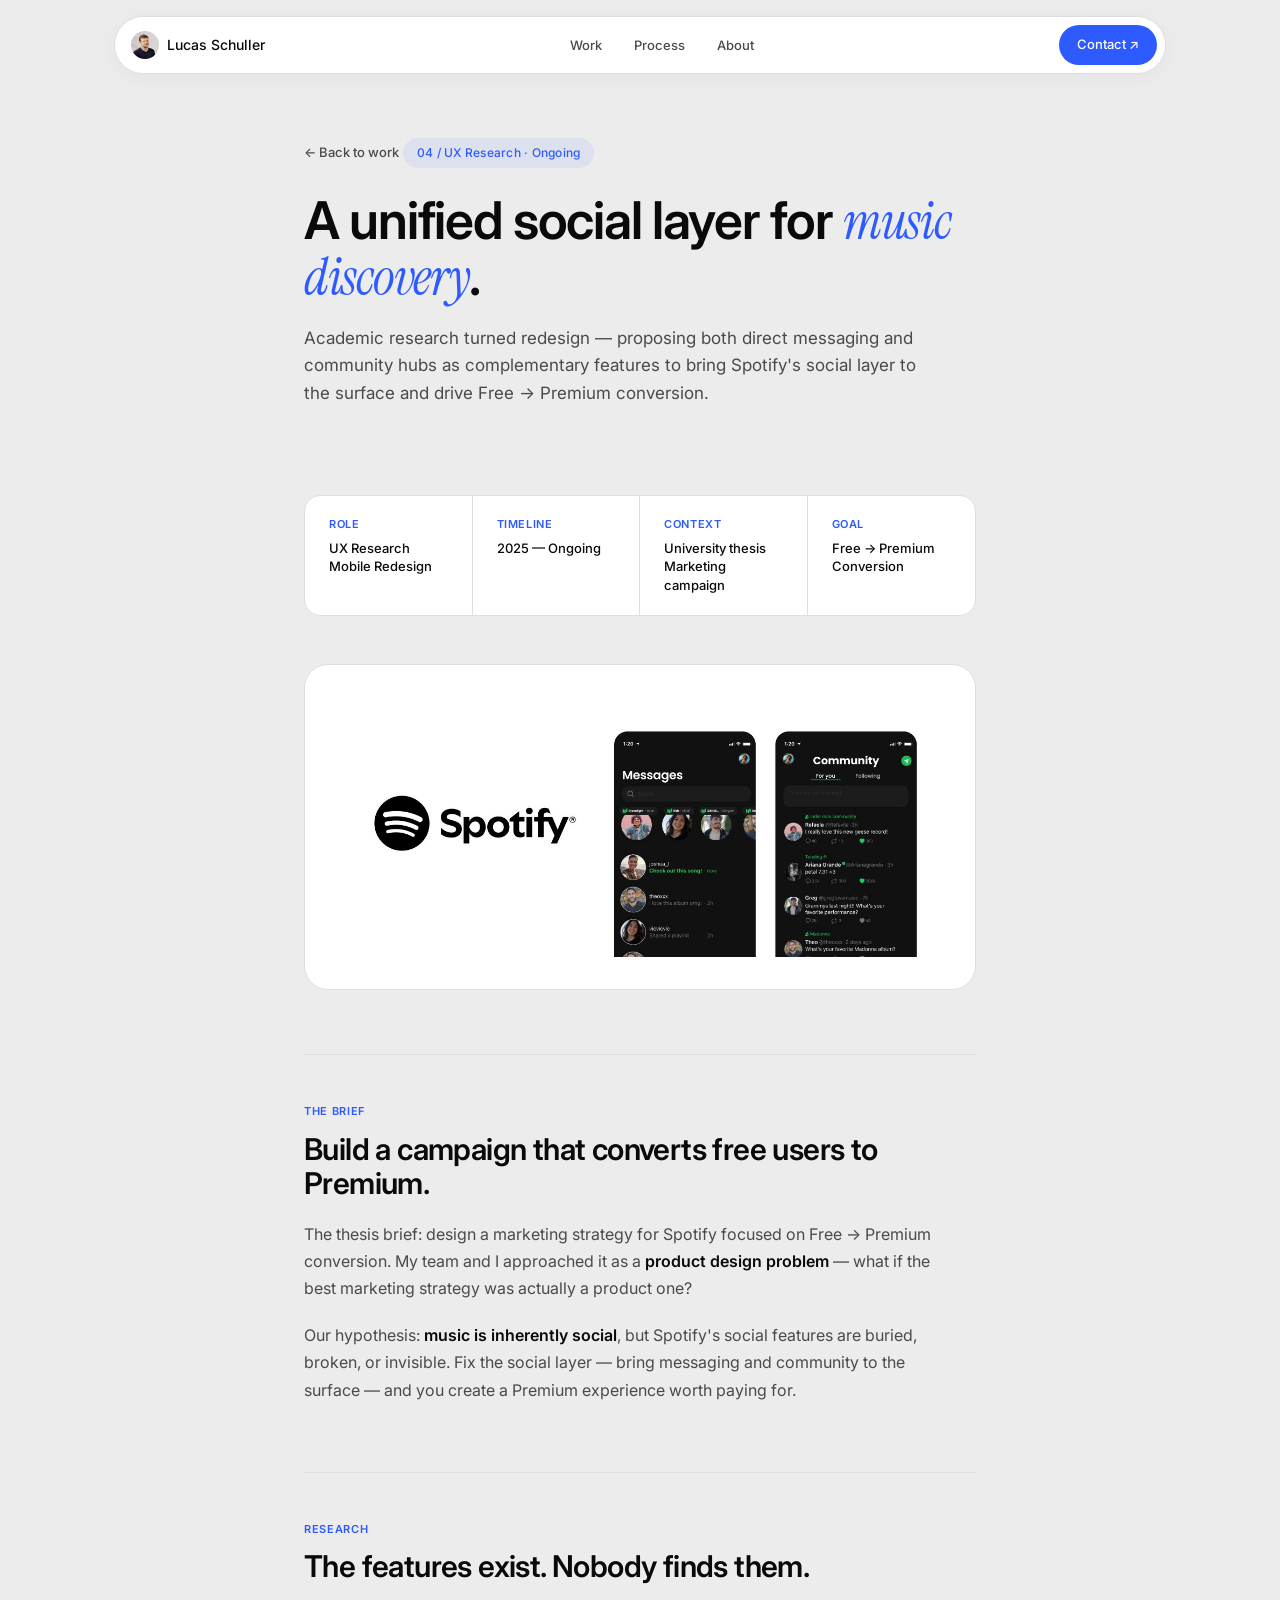
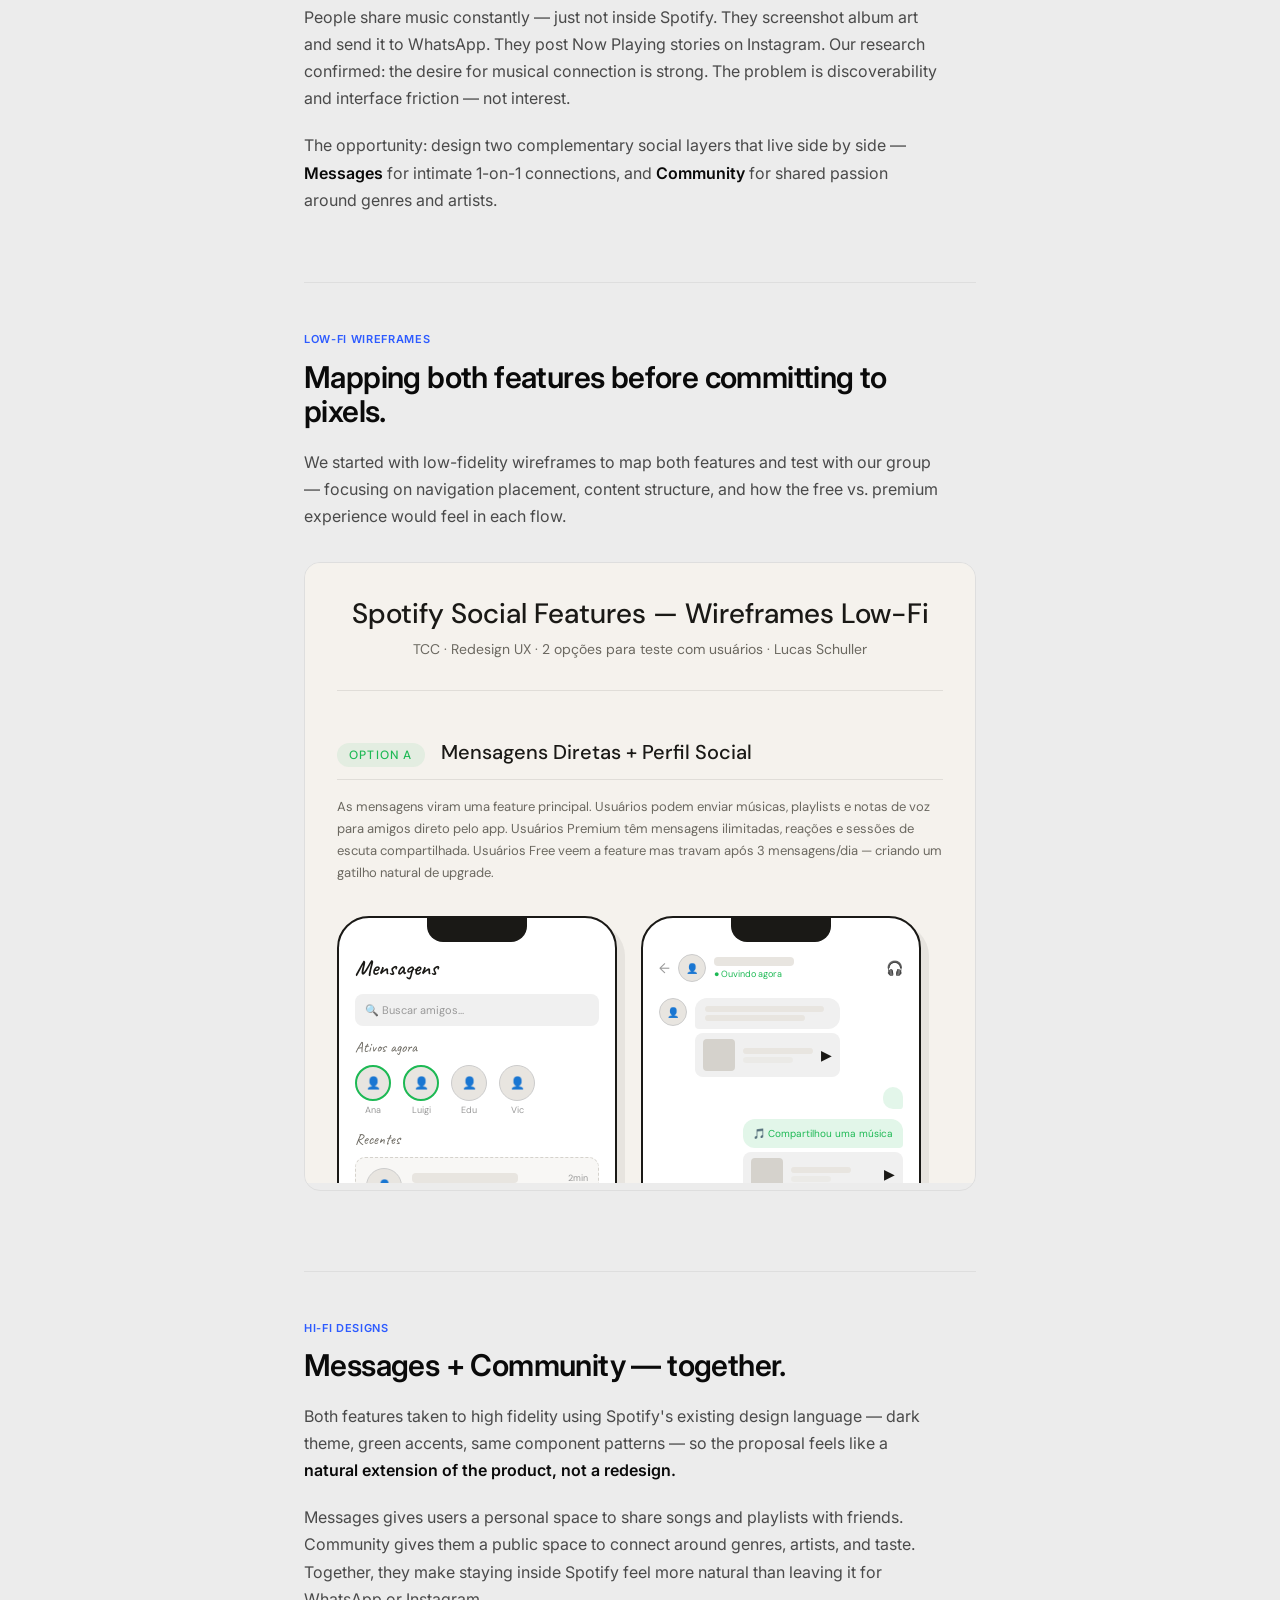
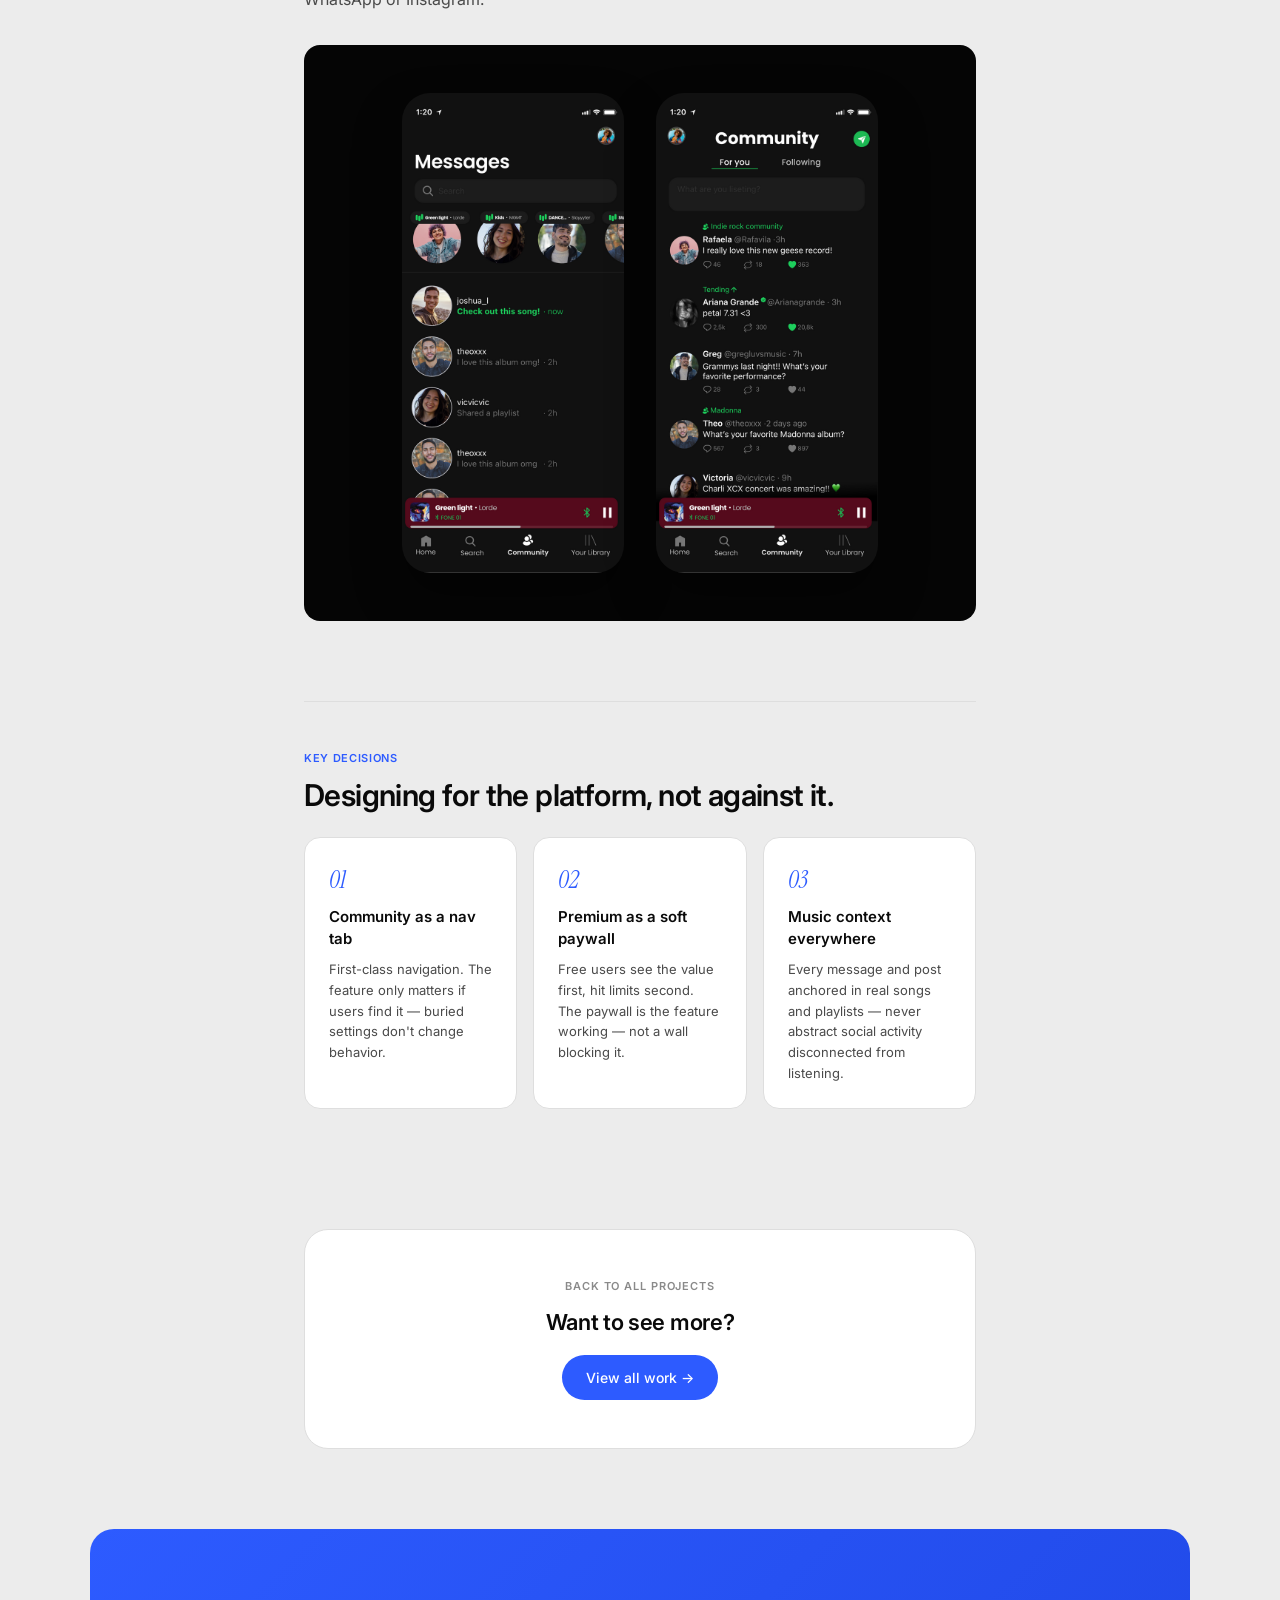
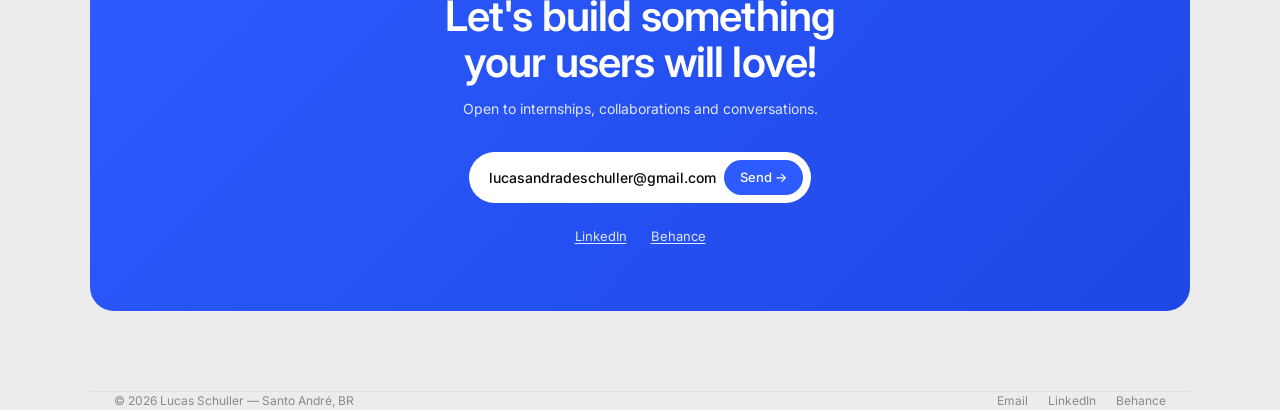
<file: case-spotify.html>
<!DOCTYPE html>
<html lang="en">
<head>
<meta charset="UTF-8">
<meta name="viewport" content="width=device-width, initial-scale=1.0">
<title>Spotify — Lucas Schuller</title>
<link href="https://fonts.googleapis.com/css2?family=Inter:ital,wght@0,300;0,400;0,500;0,600;0,700;0,800;1,400&family=Instrument+Serif:ital@0;1&display=swap" rel="stylesheet">
<link rel="stylesheet" href="case.css">

</head>
<body>

<div class="nav-wrap" id="nav-bar">
  <div class="nav-inner">
    <a href="index.html" class="nav-logo">
      <div class="nav-avatar"></div>
      Lucas Schuller
    </a>
    <ul class="nav-links">
      <li><a href="index.html#work">Work</a></li>
      <li><a href="index.html#process">Process</a></li>
      <li><a href="index.html#about">About</a></li>
    </ul>
    <a href="mailto:lucasandradeschuller@gmail.com" class="btn-cta">Contact ↗</a>
  </div>
</div>

<div class="narrow">
  <div class="case-header">
    <a href="index.html" class="back-btn">← Back to work</a>
    <div class="case-pill">04 / UX Research · Ongoing</div>
    <h1 class="case-h1">A unified social layer for <em>music discovery</em>.</h1>
    <p class="case-sub">Academic research turned redesign — proposing both direct messaging and community hubs as complementary features to bring Spotify's social layer to the surface and drive Free → Premium conversion.</p>
  </div>
  <div class="case-info">
    <div class="info-cell"><p class="info-label">Role</p><p class="info-val">UX Research<br>Mobile Redesign</p></div>
    <div class="info-cell"><p class="info-label">Timeline</p><p class="info-val">2025 — Ongoing</p></div>
    <div class="info-cell"><p class="info-label">Context</p><p class="info-val">University thesis<br>Marketing campaign</p></div>
    <div class="info-cell"><p class="info-label">Goal</p><p class="info-val">Free → Premium<br>Conversion</p></div>
  </div>
  <div class="hero-visual"><img src="assets/spotify-hero.png" alt="Spotify Social Layer" style="object-fit:contain;background:#fff;padding:2rem;"></div>
  <div class="case-section">
    <p class="cs-label">The Brief</p>
    <h2 class="cs-title">Build a campaign that converts free users to Premium.</h2>
    <p class="cs-text">The thesis brief: design a marketing strategy for Spotify focused on Free → Premium conversion. My team and I approached it as a <strong>product design problem</strong> — what if the best marketing strategy was actually a product one?</p>
    <p class="cs-text">Our hypothesis: <strong>music is inherently social</strong>, but Spotify's social features are buried, broken, or invisible. Fix the social layer — bring messaging and community to the surface — and you create a Premium experience worth paying for.</p>
  </div>
  <div class="case-section">
    <p class="cs-label">Research</p>
    <h2 class="cs-title">The features exist. Nobody finds them.</h2>
    <p class="cs-text">People share music constantly — just not inside Spotify. They screenshot album art and send it to WhatsApp. They post Now Playing stories on Instagram. Our research confirmed: the desire for musical connection is strong. The problem is discoverability and interface friction — not interest.</p>
    <p class="cs-text">The opportunity: design two complementary social layers that live side by side — <strong>Messages</strong> for intimate 1-on-1 connections, and <strong>Community</strong> for shared passion around genres and artists.</p>
  </div>
  <div class="case-section">
    <p class="cs-label">Low-Fi Wireframes</p>
    <h2 class="cs-title">Mapping both features before committing to pixels.</h2>
    <p class="cs-text">We started with low-fidelity wireframes to map both features and test with our group — focusing on navigation placement, content structure, and how the free vs. premium experience would feel in each flow.</p>
    <div class="lofi-container">
      <iframe class="lofi-frame" src="spotify-wireframes-lofi.html"></iframe>
    </div>
  </div>
  <div class="case-section">
    <p class="cs-label">Hi-Fi Designs</p>
    <h2 class="cs-title">Messages + Community — together.</h2>
    <p class="cs-text">Both features taken to high fidelity using Spotify's existing design language — dark theme, green accents, same component patterns — so the proposal feels like a <strong>natural extension of the product, not a redesign.</strong></p>
    <p class="cs-text">Messages gives users a personal space to share songs and playlists with friends. Community gives them a public space to connect around genres, artists, and taste. Together, they make staying inside Spotify feel more natural than leaving it for WhatsApp or Instagram.</p>
    <div class="phones-showcase">
      <img src="assets/messages-clean.png" alt="Messages screen">
      <img src="assets/community-clean.png" alt="Community screen">
    </div>
  </div>
  <div class="case-section">
    <p class="cs-label">Key Decisions</p>
    <h2 class="cs-title">Designing for the platform, not against it.</h2>
    <div class="dgrid">
      <div class="dcell"><p class="dcell-num">01</p><p class="dcell-title">Community as a nav tab</p><p class="dcell-desc">First-class navigation. The feature only matters if users find it — buried settings don't change behavior.</p></div>
      <div class="dcell"><p class="dcell-num">02</p><p class="dcell-title">Premium as a soft paywall</p><p class="dcell-desc">Free users see the value first, hit limits second. The paywall is the feature working — not a wall blocking it.</p></div>
      <div class="dcell"><p class="dcell-num">03</p><p class="dcell-title">Music context everywhere</p><p class="dcell-desc">Every message and post anchored in real songs and playlists — never abstract social activity disconnected from listening.</p></div>
    </div>
  </div>
  <div class="next-card">
    <p class="next-lbl">Back to all projects</p>
    <p class="next-title">Want to see more?</p>
    <a href="index.html" class="btn-primary" style="display:inline-flex">View all work →</a>
  </div>
</div>

<div class="container" style="padding:2rem 0 5rem">
  <div class="contact-card">
    <h2 class="contact-h">Let's build something<br>your users will love!</h2>
    <p class="contact-sub">Open to internships, collaborations and conversations.</p>
    <div class="email-row"><span>lucasandradeschuller@gmail.com</span><a href="mailto:lucasandradeschuller@gmail.com">Send →</a></div>
    <div class="c-links">
      <a href="https://www.linkedin.com/in/lucas-andrade-schuller-6a0051228/" target="_blank" class="c-link">LinkedIn</a>
      <a href="https://www.behance.net/lucasschuller" target="_blank" class="c-link">Behance</a>
    </div>
  </div>
</div>

<footer class="container">
  <span>© 2026 Lucas Schuller — Santo André, BR</span>
  <div class="f-links">
    <a href="mailto:lucasandradeschuller@gmail.com">Email</a>
    <a href="https://www.linkedin.com/in/lucas-andrade-schuller-6a0051228/" target="_blank">LinkedIn</a>
    <a href="https://www.behance.net/lucasschuller" target="_blank">Behance</a>
  </div>
</footer>

<script>
window.addEventListener('scroll', () => {
  document.getElementById('nav-bar').classList.toggle('scrolled', window.scrollY > 40);
});
</script>
</body></html>
</file>
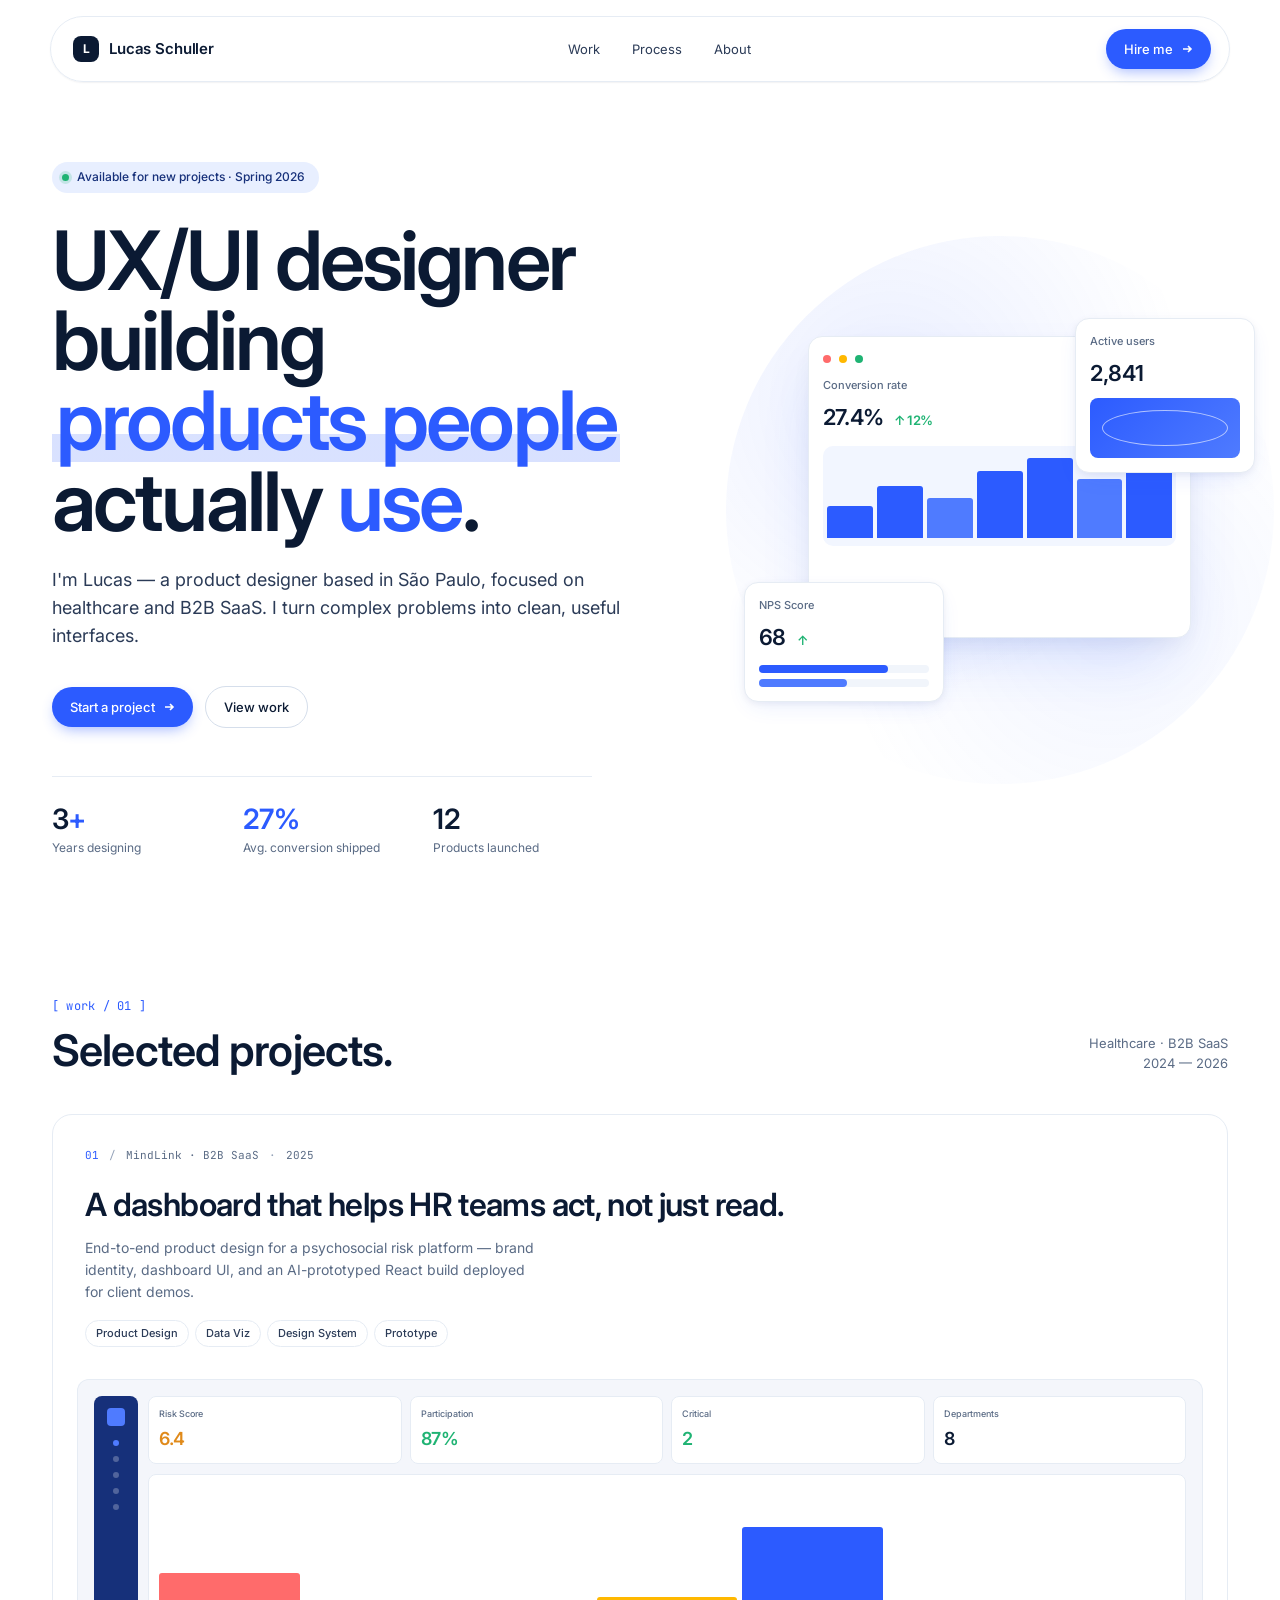
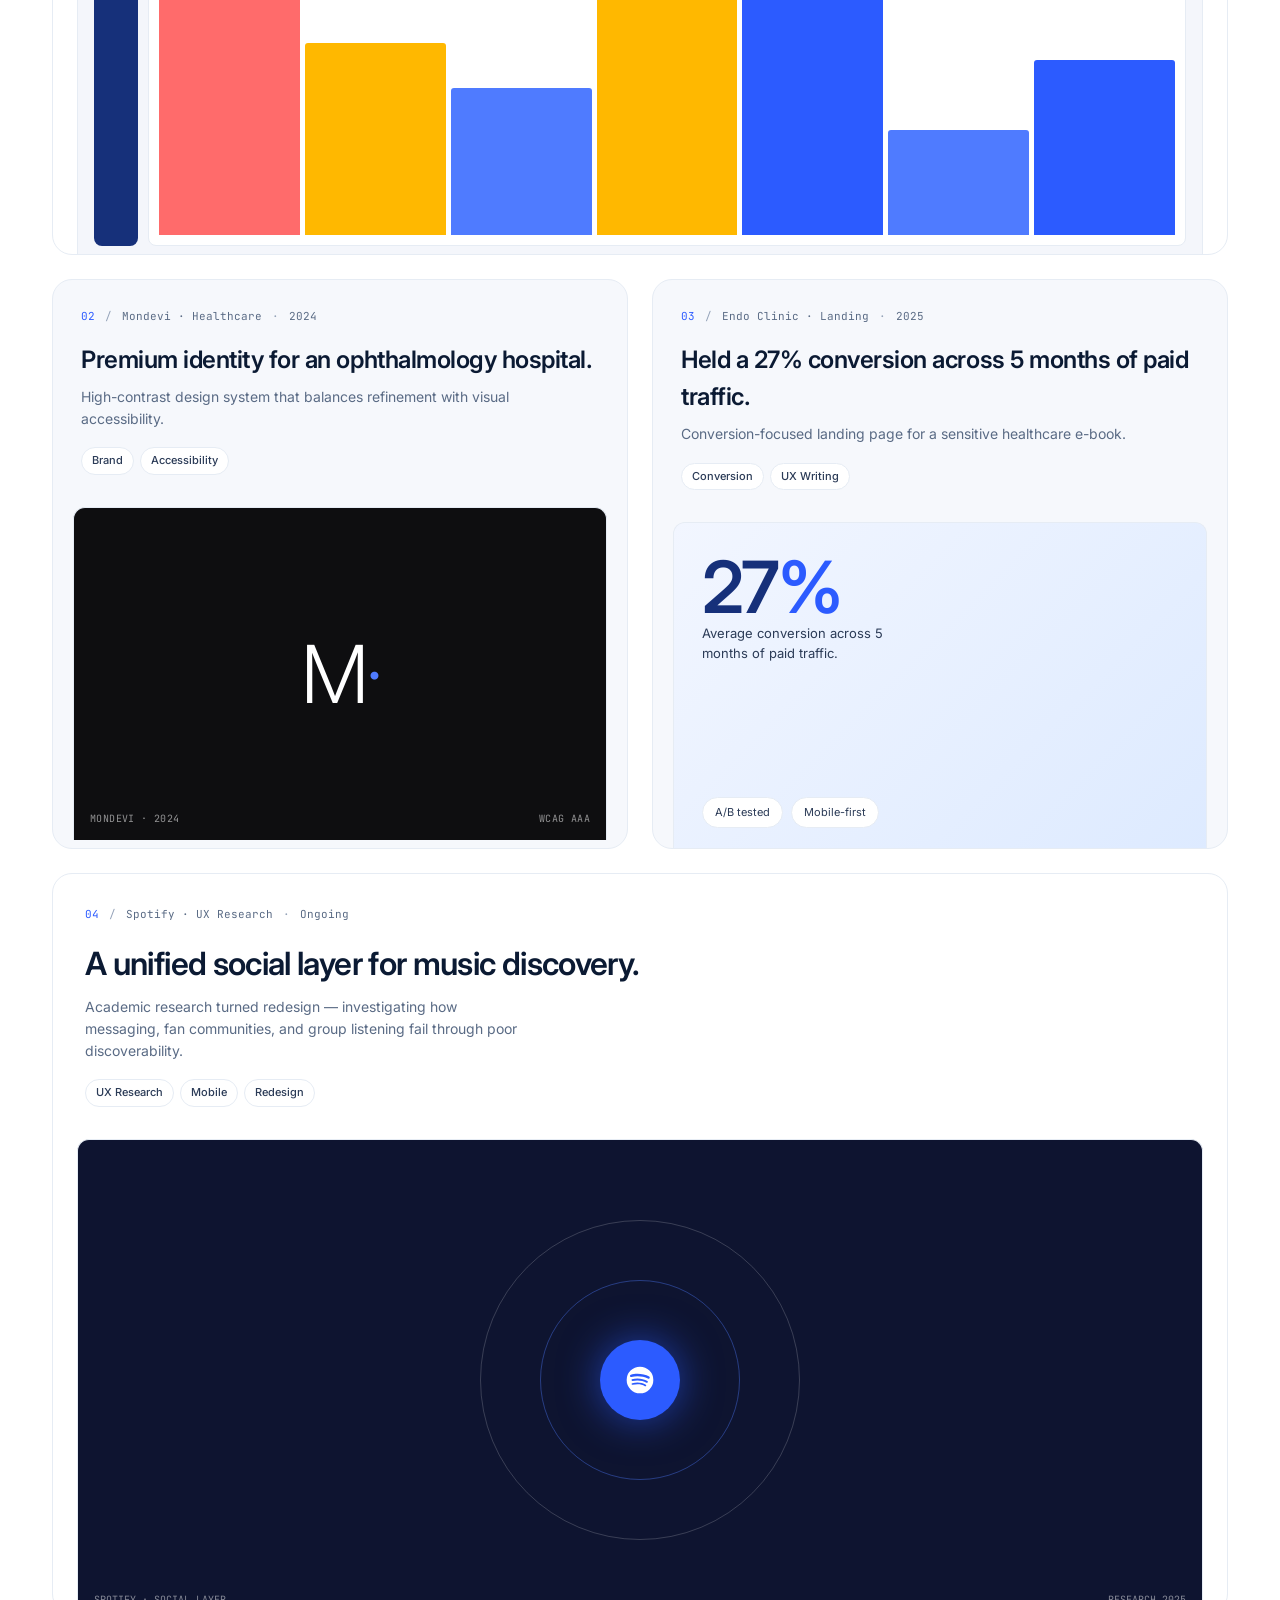
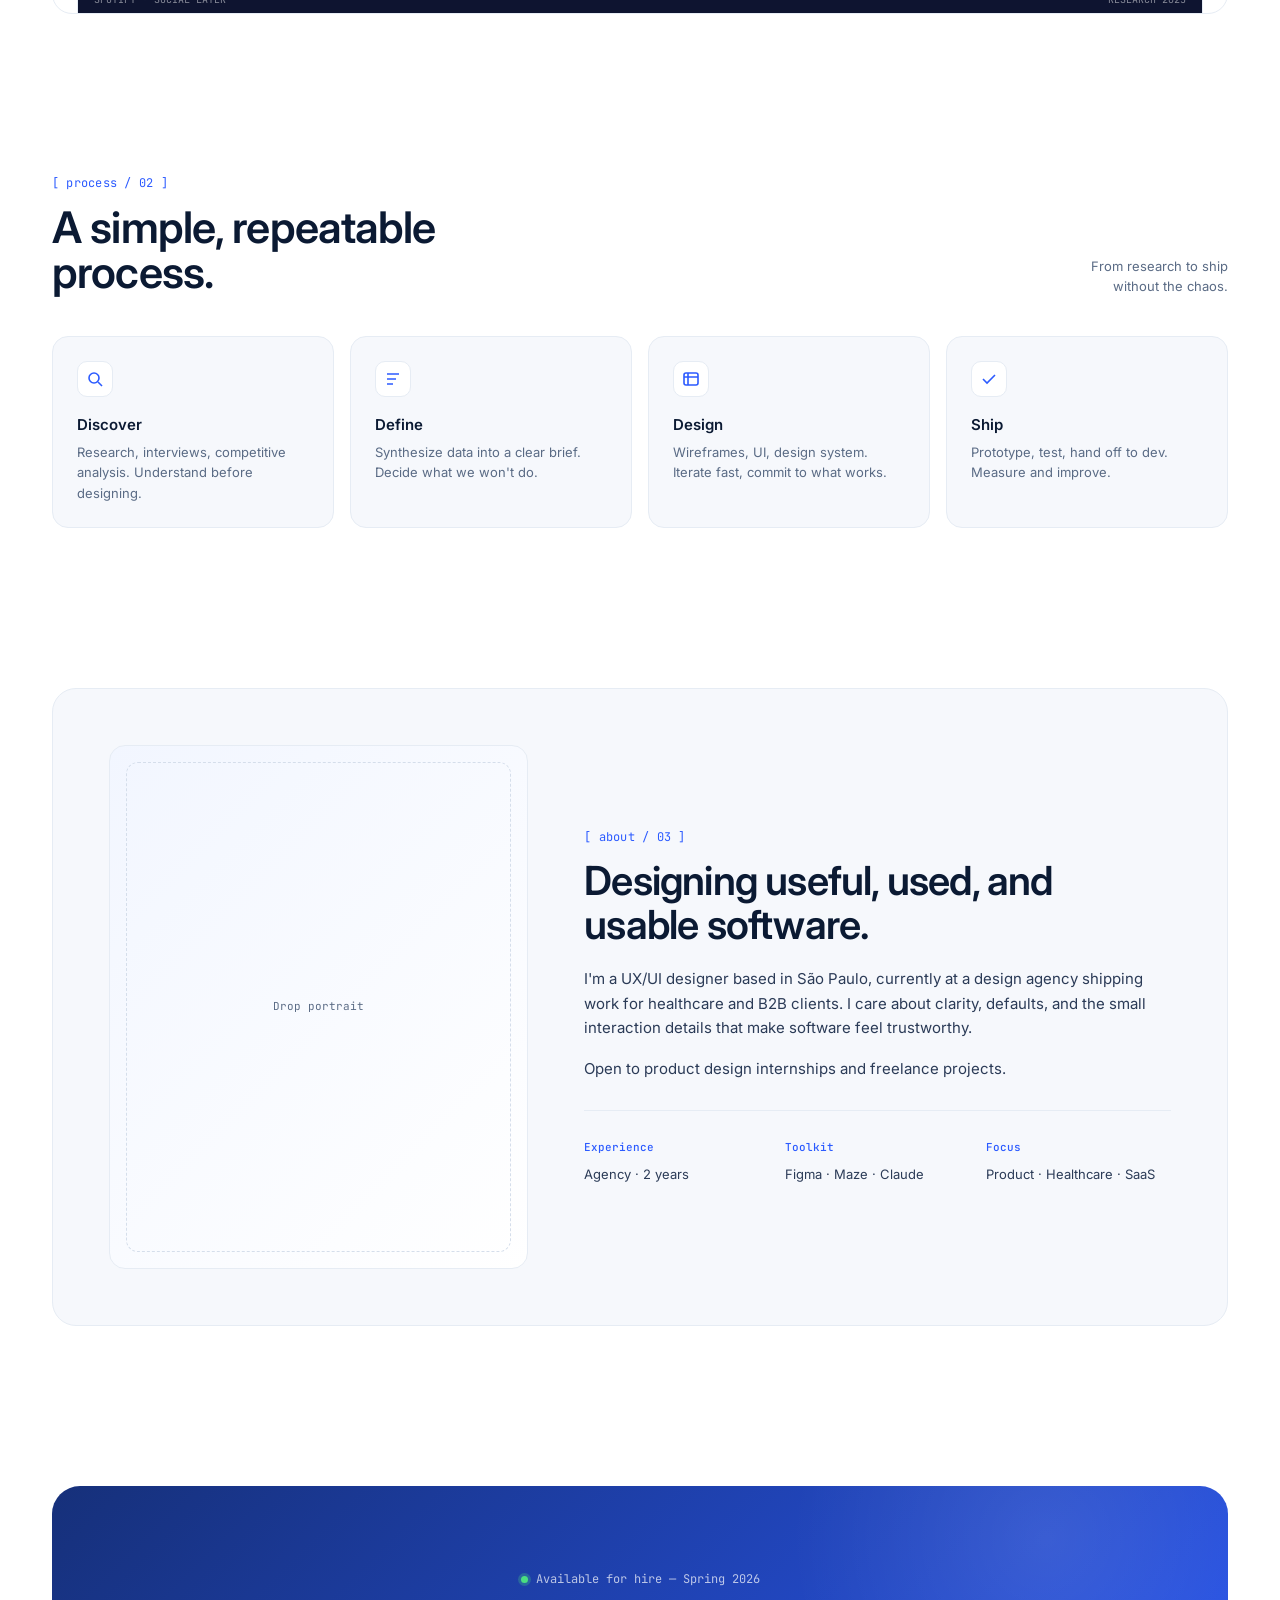
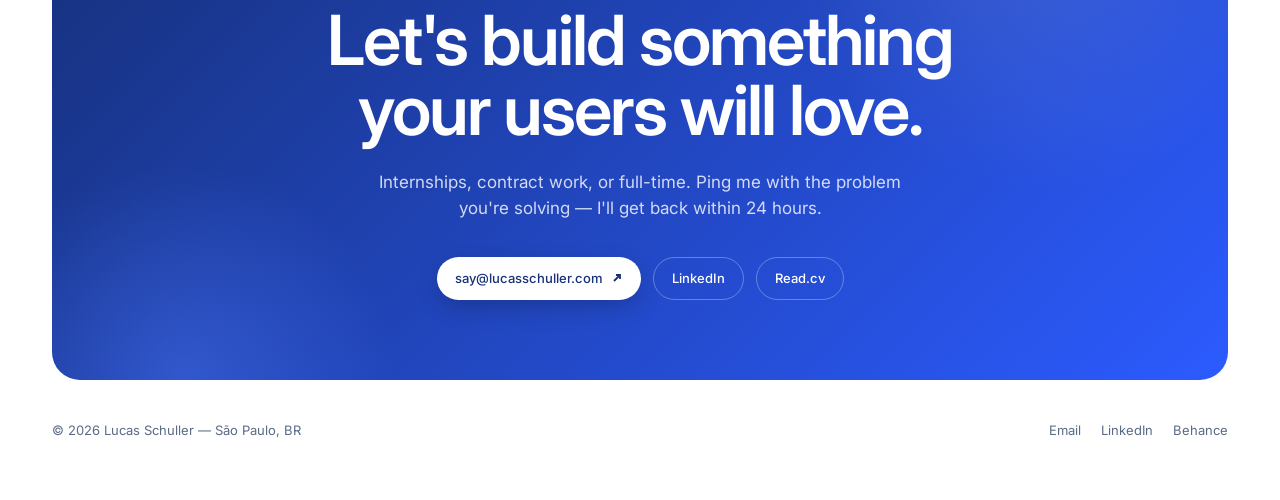
<file: index.html.html>
<!DOCTYPE html>
<html lang="en">
<head>
<meta charset="UTF-8">
<meta name="viewport" content="width=device-width, initial-scale=1.0">
<title>Lucas Schuller — UX/UI Designer</title>
<link rel="preconnect" href="https://fonts.googleapis.com">
<link rel="preconnect" href="https://fonts.gstatic.com" crossorigin>
<link href="https://fonts.googleapis.com/css2?family=Inter:wght@300;400;500;600;700&family=JetBrains+Mono:wght@400;500&display=swap" rel="stylesheet">
<style>
  *, *::before, *::after { margin: 0; padding: 0; box-sizing: border-box; }

  :root {
    --bg:        #FFFFFF;
    --bg-soft:   #F6F8FC;
    --bg-card:   #F1F5FB;
    --line:      #E6ECF4;
    --line-2:    #D5DEEB;
    --ink:       #0B1A33;
    --ink-2:     #2B3B57;
    --ink-3:     #5A6B85;
    --ink-4:     #94A2B8;

    --blue:      #2C5BFF;
    --blue-2:    #4F7BFF;
    --blue-soft: #E8EFFF;
    --blue-deep: #16307A;
    --blue-100:  #F2F6FF;

    --radius: 14px;
    --radius-sm: 10px;
    --shadow-sm: 0 1px 2px rgba(11,26,51,0.04), 0 1px 0 rgba(11,26,51,0.02);
    --shadow-md: 0 8px 24px -8px rgba(44,91,255,0.14), 0 2px 6px rgba(11,26,51,0.05);
    --shadow-lg: 0 30px 60px -20px rgba(44,91,255,0.20), 0 10px 24px -8px rgba(11,26,51,0.08);

    --sans: 'Inter', system-ui, -apple-system, sans-serif;
    --mono: 'JetBrains Mono', ui-monospace, monospace;
  }

  html { scroll-behavior: smooth; }
  ::selection { background: var(--blue); color: #fff; }

  body {
    background: var(--bg);
    color: var(--ink);
    font-family: var(--sans);
    font-weight: 400;
    font-size: 15px;
    line-height: 1.55;
    -webkit-font-smoothing: antialiased;
    text-rendering: optimizeLegibility;
    overflow-x: hidden;
  }

  a { color: inherit; text-decoration: none; }
  button { font: inherit; background: none; border: 0; color: inherit; cursor: pointer; }

  .wrap { max-width: 1240px; margin: 0 auto; padding: 0 32px; }

  /* ===== Nav ===== */
  nav {
    position: sticky;
    top: 16px;
    z-index: 50;
    margin: 16px auto 0;
    max-width: 1180px;
    padding: 12px 18px 12px 22px;
    background: rgba(255,255,255,0.82);
    backdrop-filter: blur(14px);
    -webkit-backdrop-filter: blur(14px);
    border: 1px solid var(--line);
    border-radius: 999px;
    display: flex;
    align-items: center;
    justify-content: space-between;
    box-shadow: var(--shadow-sm);
  }
  .logo {
    display: inline-flex; align-items: center; gap: 10px;
    font-weight: 600; font-size: 15px; color: var(--ink);
    letter-spacing: -0.01em;
  }
  .logo-mark {
    width: 26px; height: 26px;
    background: var(--ink);
    border-radius: 8px;
    display: grid; place-items: center;
    color: #fff; font-weight: 700; font-size: 12px;
    letter-spacing: -0.02em;
  }
  .nav-links {
    display: flex; gap: 4px; list-style: none;
  }
  .nav-links a {
    padding: 8px 14px;
    font-size: 13px;
    color: var(--ink-2);
    border-radius: 999px;
    transition: background 0.2s, color 0.2s;
  }
  .nav-links a:hover { background: var(--bg-soft); color: var(--ink); }

  .btn {
    display: inline-flex; align-items: center; gap: 8px;
    padding: 10px 18px;
    font-size: 13px;
    font-weight: 500;
    border-radius: 999px;
    transition: transform 0.2s, box-shadow 0.2s, background 0.2s;
    white-space: nowrap;
  }
  .btn-primary {
    background: var(--blue);
    color: #fff;
    box-shadow: 0 6px 14px -4px rgba(44,91,255,0.45);
  }
  .btn-primary:hover { background: var(--blue-deep); transform: translateY(-1px); }
  .btn-ghost {
    color: var(--ink);
    border: 1px solid var(--line-2);
  }
  .btn-ghost:hover { background: var(--bg-soft); }

  /* ===== Hero ===== */
  .hero {
    padding: 80px 0 60px;
    position: relative;
  }
  .hero-grid {
    display: grid;
    grid-template-columns: 1.4fr 1fr;
    gap: 80px;
    align-items: center;
  }

  .badge {
    display: inline-flex; align-items: center; gap: 8px;
    padding: 6px 14px 6px 10px;
    background: var(--blue-soft);
    color: var(--blue-deep);
    font-size: 12px;
    font-weight: 500;
    border-radius: 999px;
    margin-bottom: 28px;
  }
  .badge .dot {
    width: 7px; height: 7px; border-radius: 50%;
    background: #1FB373;
    box-shadow: 0 0 0 3px rgba(31,179,115,0.18);
  }

  .hero h1 {
    font-size: clamp(44px, 6.4vw, 84px);
    font-weight: 600;
    letter-spacing: -0.035em;
    line-height: 0.98;
    color: var(--ink);
    margin-bottom: 24px;
  }
  .hero h1 .accent {
    color: var(--blue);
    position: relative;
    display: inline-block;
  }
  .hero h1 .underline {
    background: linear-gradient(180deg, transparent 65%, rgba(44,91,255,0.18) 65%);
    padding: 0 4px;
  }

  .hero p.lede {
    font-size: 18px;
    color: var(--ink-2);
    line-height: 1.55;
    max-width: 52ch;
    margin-bottom: 36px;
  }

  .hero-cta {
    display: flex; gap: 12px; align-items: center;
    margin-bottom: 48px;
  }

  .hero-stats {
    display: grid;
    grid-template-columns: repeat(3, 1fr);
    gap: 32px;
    padding-top: 28px;
    border-top: 1px solid var(--line);
    max-width: 540px;
  }
  .stat .num {
    font-size: 28px;
    font-weight: 600;
    color: var(--ink);
    letter-spacing: -0.02em;
    line-height: 1;
    margin-bottom: 6px;
  }
  .stat .num .pct { color: var(--blue); }
  .stat .lab {
    font-size: 12px;
    color: var(--ink-3);
  }

  /* Hero visual — abstract product mock */
  .hero-visual {
    position: relative;
    aspect-ratio: 1;
  }
  .hv-bg {
    position: absolute; inset: -10%;
    background:
      radial-gradient(circle at 30% 30%, rgba(44,91,255,0.10), transparent 55%),
      radial-gradient(circle at 70% 70%, rgba(79,123,255,0.08), transparent 50%);
    border-radius: 50%;
    z-index: 0;
  }
  .hv-card {
    position: absolute;
    background: #fff;
    border: 1px solid var(--line);
    border-radius: var(--radius);
    box-shadow: var(--shadow-md);
    padding: 14px;
  }
  .hv-card.main {
    inset: 12% 8% 22% 8%;
    z-index: 2;
    box-shadow: var(--shadow-lg);
  }
  .hv-card.float-1 {
    top: 8%; right: -6%;
    width: 180px;
    z-index: 3;
    animation: floatY 5s ease-in-out infinite;
  }
  .hv-card.float-2 {
    bottom: 8%; left: -6%;
    width: 200px;
    z-index: 3;
    animation: floatY 6s ease-in-out -1.5s infinite;
  }
  @keyframes floatY {
    0%,100% { transform: translateY(0); }
    50% { transform: translateY(-10px); }
  }

  .hv-row { display: flex; align-items: center; gap: 8px; margin-bottom: 10px; }
  .hv-row .dot { width: 8px; height: 8px; border-radius: 50%; }
  .hv-row .dot.r { background: #FF6B6B; }
  .hv-row .dot.y { background: #FFB800; }
  .hv-row .dot.g { background: #1FB373; }

  .hv-bar { height: 8px; border-radius: 4px; background: var(--bg-card); }
  .hv-bar.fill { background: var(--blue); }

  .hv-chart {
    display: flex; align-items: end; gap: 4px;
    height: 100px;
    margin-top: 12px;
    padding: 8px 4px;
    background: var(--blue-100);
    border-radius: var(--radius-sm);
  }
  .hv-chart b {
    flex: 1; border-radius: 3px 3px 0 0; background: var(--blue);
    animation: grow 1.4s cubic-bezier(.7,0,.2,1) both;
  }
  .hv-chart b:nth-child(1) { height: 38%; animation-delay: .1s; }
  .hv-chart b:nth-child(2) { height: 62%; animation-delay: .2s; }
  .hv-chart b:nth-child(3) { height: 48%; animation-delay: .3s; background: var(--blue-2); }
  .hv-chart b:nth-child(4) { height: 80%; animation-delay: .4s; }
  .hv-chart b:nth-child(5) { height: 95%; animation-delay: .5s; }
  .hv-chart b:nth-child(6) { height: 70%; animation-delay: .6s; background: var(--blue-2); }
  .hv-chart b:nth-child(7) { height: 88%; animation-delay: .7s; }
  @keyframes grow { from { height: 0; } }

  .hv-label { font-size: 11px; color: var(--ink-3); margin-bottom: 6px; font-weight: 500; }
  .hv-num { font-size: 22px; font-weight: 600; color: var(--ink); letter-spacing: -0.02em; }
  .hv-num .arrow { color: #1FB373; font-size: 13px; margin-left: 6px; }

  .hv-card.float-1 .hv-pic {
    height: 60px;
    background: linear-gradient(135deg, var(--blue) 0%, var(--blue-2) 100%);
    border-radius: 8px;
    margin-top: 8px;
    position: relative;
    overflow: hidden;
  }
  .hv-card.float-1 .hv-pic::after {
    content: '';
    position: absolute; inset: 12px;
    border: 1.5px solid rgba(255,255,255,0.6);
    border-radius: 50%;
  }

  /* ===== Section header ===== */
  .sec { padding: 80px 0; }
  .sec-head {
    display: flex;
    justify-content: space-between;
    align-items: end;
    margin-bottom: 40px;
    gap: 32px;
  }
  .sec-tag {
    font-family: var(--mono);
    font-size: 12px;
    color: var(--blue);
    letter-spacing: 0.02em;
    margin-bottom: 12px;
    display: block;
  }
  .sec-title {
    font-size: clamp(28px, 3.4vw, 44px);
    font-weight: 600;
    letter-spacing: -0.02em;
    line-height: 1.05;
    color: var(--ink);
    max-width: 18ch;
  }
  .sec-meta {
    font-size: 13px;
    color: var(--ink-3);
    text-align: right;
  }

  /* ===== Work ===== */
  .work-grid {
    display: grid;
    grid-template-columns: 1fr 1fr;
    gap: 24px;
  }
  .project {
    background: var(--bg-soft);
    border: 1px solid var(--line);
    border-radius: 20px;
    padding: 28px 28px 0;
    overflow: hidden;
    position: relative;
    transition: transform 0.4s cubic-bezier(.7,0,.2,1), box-shadow 0.4s, border-color 0.3s;
    cursor: pointer;
  }
  .project:hover {
    transform: translateY(-4px);
    box-shadow: var(--shadow-md);
    border-color: var(--line-2);
  }
  .project.feature { grid-column: span 2; padding: 32px 32px 0; background: var(--bg); border: 1px solid var(--line); }
  .project.feature .p-visual { aspect-ratio: 21/9; }

  .p-meta {
    display: flex; align-items: center; gap: 10px;
    font-family: var(--mono);
    font-size: 11px;
    color: var(--ink-3);
    margin-bottom: 16px;
  }
  .p-meta .num { color: var(--blue); }
  .p-meta .sep { color: var(--ink-4); }

  .p-title {
    font-size: 24px;
    font-weight: 600;
    letter-spacing: -0.02em;
    color: var(--ink);
    margin-bottom: 8px;
  }
  .project.feature .p-title { font-size: 32px; }

  .p-desc {
    font-size: 14px;
    color: var(--ink-3);
    line-height: 1.55;
    max-width: 50ch;
    margin-bottom: 18px;
  }

  .p-tags {
    display: flex; flex-wrap: wrap; gap: 6px;
    margin-bottom: 24px;
  }
  .p-tag {
    font-size: 11px;
    color: var(--ink-2);
    padding: 4px 10px;
    background: #fff;
    border: 1px solid var(--line);
    border-radius: 999px;
    font-weight: 500;
  }

  .p-visual {
    background: #fff;
    border: 1px solid var(--line);
    border-bottom: 0;
    border-radius: 12px 12px 0 0;
    aspect-ratio: 16/10;
    margin: 0 -8px 0;
    position: relative;
    overflow: hidden;
    transform: translateY(8px);
    transition: transform 0.4s;
  }
  .project:hover .p-visual { transform: translateY(2px); }

  /* Per-project visuals */
  /* Mondevi */
  .pv-mondevi {
    background: #0E0E10;
    display: grid; place-items: center;
    color: #fff;
  }
  .pv-mondevi .m-mark {
    font-family: var(--sans);
    font-size: 80px;
    font-weight: 300;
    letter-spacing: -0.04em;
  }
  .pv-mondevi .m-mark span { color: var(--blue-2); }
  .pv-mondevi .m-meta {
    position: absolute;
    bottom: 14px; left: 16px; right: 16px;
    display: flex; justify-content: space-between;
    font-family: var(--mono); font-size: 10px;
    color: rgba(255,255,255,0.55);
    letter-spacing: 0.04em;
  }

  /* Endo */
  .pv-endo {
    background: linear-gradient(135deg, #F2F6FF 0%, #DDEAFF 100%);
    padding: 28px;
    display: flex; flex-direction: column; justify-content: space-between;
  }
  .pv-endo .e-stat {
    font-size: 72px;
    font-weight: 600;
    color: var(--blue-deep);
    letter-spacing: -0.04em;
    line-height: 1;
  }
  .pv-endo .e-stat span { color: var(--blue); }
  .pv-endo .e-lab {
    font-size: 13px;
    color: var(--ink-2);
    max-width: 28ch;
  }
  .pv-endo .e-row {
    display: flex; gap: 8px;
    margin-top: 16px;
  }
  .pv-endo .e-pill {
    font-size: 11px;
    background: #fff;
    border: 1px solid var(--line);
    padding: 6px 12px; border-radius: 999px;
    color: var(--ink-2);
  }

  /* MindLink dashboard */
  .pv-mind {
    background: #F4F6FB;
    padding: 16px;
    display: flex; gap: 10px;
  }
  .pv-mind .ms-side {
    width: 44px; background: var(--blue-deep); border-radius: 8px;
    display: flex; flex-direction: column; align-items: center;
    padding: 12px 0; gap: 10px;
  }
  .pv-mind .ms-side .lg { width: 18px; height: 18px; background: var(--blue-2); border-radius: 4px; margin-bottom: 4px; }
  .pv-mind .ms-side i { width: 6px; height: 6px; border-radius: 50%; background: rgba(255,255,255,0.25); }
  .pv-mind .ms-side i.on { background: var(--blue-2); }
  .pv-mind .ms-main {
    flex: 1; display: flex; flex-direction: column; gap: 10px;
  }
  .pv-mind .ms-cards { display: flex; gap: 8px; }
  .pv-mind .ms-card {
    flex: 1; background: #fff; border: 1px solid var(--line); border-radius: 8px;
    padding: 10px;
  }
  .pv-mind .ms-card .lab { font-size: 9px; color: var(--ink-3); margin-bottom: 4px; font-weight: 500; }
  .pv-mind .ms-card .v {
    font-size: 18px; font-weight: 600; color: var(--ink); letter-spacing: -0.02em;
  }
  .pv-mind .ms-card.warn .v { color: #E08A1A; }
  .pv-mind .ms-card.ok   .v { color: #1FB373; }
  .pv-mind .ms-bars {
    flex: 1; background: #fff; border: 1px solid var(--line); border-radius: 8px;
    padding: 10px; display: flex; align-items: end; gap: 5px;
  }
  .pv-mind .ms-bars b { flex: 1; border-radius: 3px 3px 0 0; }
  .pv-mind .ms-bars b:nth-child(1) { background: #FF6B6B; height: 75%; }
  .pv-mind .ms-bars b:nth-child(2) { background: #FFB800; height: 55%; }
  .pv-mind .ms-bars b:nth-child(3) { background: var(--blue-2); height: 42%; }
  .pv-mind .ms-bars b:nth-child(4) { background: #FFB800; height: 68%; }
  .pv-mind .ms-bars b:nth-child(5) { background: var(--blue); height: 88%; }
  .pv-mind .ms-bars b:nth-child(6) { background: var(--blue-2); height: 30%; }
  .pv-mind .ms-bars b:nth-child(7) { background: var(--blue); height: 50%; }

  /* Spotify */
  .pv-spot {
    background: #0E1430;
    display: grid; place-items: center;
    color: #fff;
    overflow: hidden;
  }
  .pv-spot::before {
    content: '';
    position: absolute;
    width: 320px; height: 320px;
    border: 1px solid rgba(255,255,255,0.18);
    border-radius: 50%;
    animation: rot 24s linear infinite;
  }
  .pv-spot::after {
    content: '';
    position: absolute;
    width: 200px; height: 200px;
    border: 1px solid rgba(79,123,255,0.4);
    border-radius: 50%;
    animation: rot 18s linear -3s reverse infinite;
  }
  @keyframes rot { to { transform: rotate(360deg); } }
  .pv-spot .s-core {
    position: relative; z-index: 2;
    width: 80px; height: 80px;
    background: var(--blue);
    border-radius: 50%;
    display: grid; place-items: center;
    box-shadow: 0 0 40px rgba(44,91,255,0.6);
  }
  .pv-spot .s-core svg { width: 32px; height: 32px; color: #fff; }
  .pv-spot .s-meta {
    position: absolute;
    bottom: 14px; left: 16px; right: 16px;
    display: flex; justify-content: space-between;
    font-family: var(--mono); font-size: 10px;
    color: rgba(255,255,255,0.5);
    z-index: 2;
  }

  /* ===== Process ===== */
  .proc-grid {
    display: grid;
    grid-template-columns: repeat(4, 1fr);
    gap: 16px;
  }
  .proc-card {
    background: var(--bg-soft);
    border: 1px solid var(--line);
    border-radius: 16px;
    padding: 24px;
    transition: background 0.25s, border-color 0.25s;
  }
  .proc-card:hover { background: var(--blue-100); border-color: var(--blue-soft); }
  .proc-icon {
    width: 36px; height: 36px;
    background: #fff;
    border: 1px solid var(--line);
    border-radius: 10px;
    display: grid; place-items: center;
    color: var(--blue);
    margin-bottom: 16px;
  }
  .proc-icon svg { width: 18px; height: 18px; }
  .proc-card h4 {
    font-size: 15px;
    font-weight: 600;
    margin-bottom: 6px;
    color: var(--ink);
  }
  .proc-card p {
    font-size: 13px;
    color: var(--ink-3);
    line-height: 1.55;
  }

  /* ===== About ===== */
  .about {
    background: var(--bg-soft);
    border: 1px solid var(--line);
    border-radius: 24px;
    padding: 56px;
    display: grid;
    grid-template-columns: 1fr 1.4fr;
    gap: 56px;
    align-items: center;
  }
  .about-photo {
    aspect-ratio: 4/5;
    background: #fff;
    border: 1px solid var(--line);
    border-radius: 16px;
    overflow: hidden;
    position: relative;
    background-image:
      linear-gradient(135deg, var(--blue-100) 0%, #fff 100%);
  }
  .about-photo::before {
    content: 'Drop portrait';
    position: absolute; inset: 16px;
    border: 1.5px dashed var(--line-2);
    border-radius: 12px;
    display: grid; place-items: center;
    font-family: var(--mono); font-size: 11px;
    color: var(--ink-3);
  }
  .about h2 {
    font-size: clamp(28px, 3.2vw, 40px);
    font-weight: 600;
    letter-spacing: -0.02em;
    line-height: 1.1;
    color: var(--ink);
    margin-bottom: 20px;
  }
  .about p {
    font-size: 15px;
    color: var(--ink-2);
    line-height: 1.65;
    margin-bottom: 16px;
  }
  .about .meta {
    display: grid;
    grid-template-columns: repeat(3, 1fr);
    gap: 16px;
    margin-top: 28px;
    padding-top: 28px;
    border-top: 1px solid var(--line);
  }
  .about .meta b {
    display: block;
    font-family: var(--mono); font-size: 11px; color: var(--blue);
    margin-bottom: 6px; font-weight: 500;
  }
  .about .meta span {
    font-size: 13px; color: var(--ink-2);
  }

  /* ===== CTA / Contact ===== */
  .cta {
    margin: 80px 0 0;
    background: linear-gradient(135deg, var(--blue-deep) 0%, var(--blue) 100%);
    border-radius: 28px;
    padding: 80px 56px;
    text-align: center;
    color: #fff;
    position: relative;
    overflow: hidden;
  }
  .cta::before {
    content: '';
    position: absolute;
    top: -50%; right: -10%;
    width: 600px; height: 600px;
    background: radial-gradient(circle, rgba(255,255,255,0.10), transparent 60%);
    pointer-events: none;
  }
  .cta::after {
    content: '';
    position: absolute;
    bottom: -50%; left: -10%;
    width: 500px; height: 500px;
    background: radial-gradient(circle, rgba(79,123,255,0.4), transparent 60%);
    pointer-events: none;
  }
  .cta-eyebrow {
    font-family: var(--mono);
    font-size: 12px;
    color: rgba(255,255,255,0.7);
    margin-bottom: 18px;
    display: inline-flex; align-items: center; gap: 8px;
    position: relative; z-index: 2;
  }
  .cta-eyebrow .dot {
    width: 7px; height: 7px; border-radius: 50%; background: #4ADE80;
    box-shadow: 0 0 0 3px rgba(74,222,128,0.25);
  }
  .cta h2 {
    font-size: clamp(40px, 5.4vw, 72px);
    font-weight: 600;
    letter-spacing: -0.03em;
    line-height: 1.0;
    margin-bottom: 24px;
    position: relative; z-index: 2;
  }
  .cta p {
    font-size: 17px;
    color: rgba(255,255,255,0.8);
    max-width: 48ch;
    margin: 0 auto 36px;
    line-height: 1.55;
    position: relative; z-index: 2;
  }
  .cta-actions {
    display: inline-flex; gap: 12px;
    position: relative; z-index: 2;
    flex-wrap: wrap;
    justify-content: center;
  }
  .cta .btn-primary {
    background: #fff; color: var(--blue-deep);
    box-shadow: 0 8px 24px -4px rgba(0,0,0,0.25);
  }
  .cta .btn-primary:hover { background: var(--bg-soft); }
  .cta .btn-ghost {
    color: #fff; border-color: rgba(255,255,255,0.3);
  }
  .cta .btn-ghost:hover { background: rgba(255,255,255,0.1); }

  /* ===== Footer ===== */
  footer {
    padding: 40px 0 60px;
    display: flex;
    justify-content: space-between;
    align-items: center;
    font-size: 13px;
    color: var(--ink-3);
    flex-wrap: wrap;
    gap: 16px;
  }
  footer .links { display: flex; gap: 20px; }
  footer .links a { transition: color 0.2s; }
  footer .links a:hover { color: var(--blue); }

  /* Reveal */
  .reveal { opacity: 0; transform: translateY(16px);
    transition: opacity 0.7s cubic-bezier(.7,0,.2,1), transform 0.7s cubic-bezier(.7,0,.2,1); }
  .reveal.in { opacity: 1; transform: none; }

  /* Mobile */
  @media (max-width: 880px) {
    .wrap { padding: 0 20px; }
    nav { margin: 12px 16px 0; padding: 8px 10px 8px 16px; }
    .nav-links { display: none; }
    .hero { padding: 40px 0; }
    .hero-grid { grid-template-columns: 1fr; gap: 48px; }
    .hero-stats { gap: 16px; }
    .work-grid { grid-template-columns: 1fr; }
    .project.feature { grid-column: auto; padding: 24px 24px 0; }
    .proc-grid { grid-template-columns: 1fr 1fr; }
    .about { padding: 32px; grid-template-columns: 1fr; gap: 32px; }
    .about .meta { grid-template-columns: 1fr; }
    .cta { padding: 56px 28px; }
  }
</style>
</head>
<body>

<nav>
  <a href="#top" class="logo">
    <span class="logo-mark">L</span>
    Lucas Schuller
  </a>
  <ul class="nav-links">
    <li><a href="#work">Work</a></li>
    <li><a href="#process">Process</a></li>
    <li><a href="#about">About</a></li>
  </ul>
  <a href="#contact" class="btn btn-primary">
    Hire me
    <svg width="12" height="12" viewBox="0 0 12 12" fill="none" stroke="currentColor" stroke-width="1.6"><path d="M2 6 H10 M7 3 L10 6 L7 9"/></svg>
  </a>
</nav>

<div class="wrap" id="top">

  <!-- ===== Hero ===== -->
  <section class="hero">
    <div class="hero-grid">
      <div>
        <span class="badge"><span class="dot"></span> Available for new projects · Spring 2026</span>
        <h1>
          UX/UI designer<br>
          building <span class="accent underline">products people</span><br>
          actually&nbsp;<span class="accent">use</span>.
        </h1>
        <p class="lede">
          I'm Lucas — a product designer based in São Paulo, focused on healthcare and B2B SaaS. I turn complex problems into clean, useful interfaces.
        </p>
        <div class="hero-cta">
          <a href="#contact" class="btn btn-primary">
            Start a project
            <svg width="12" height="12" viewBox="0 0 12 12" fill="none" stroke="currentColor" stroke-width="1.6"><path d="M2 6 H10 M7 3 L10 6 L7 9"/></svg>
          </a>
          <a href="#work" class="btn btn-ghost">View work</a>
        </div>
        <div class="hero-stats">
          <div class="stat">
            <div class="num">3<span class="pct">+</span></div>
            <div class="lab">Years designing</div>
          </div>
          <div class="stat">
            <div class="num"><span class="pct">27%</span></div>
            <div class="lab">Avg. conversion shipped</div>
          </div>
          <div class="stat">
            <div class="num">12</div>
            <div class="lab">Products launched</div>
          </div>
        </div>
      </div>

      <div class="hero-visual" aria-hidden="true">
        <div class="hv-bg"></div>

        <div class="hv-card main">
          <div class="hv-row">
            <div class="dot r"></div><div class="dot y"></div><div class="dot g"></div>
            <div style="margin-left:auto; font-family:var(--mono); font-size:10px; color:var(--ink-3);">dashboard.app</div>
          </div>
          <div class="hv-label">Conversion rate</div>
          <div class="hv-num">27.4% <span class="arrow">↑ 12%</span></div>
          <div class="hv-chart">
            <b></b><b></b><b></b><b></b><b></b><b></b><b></b>
          </div>
        </div>

        <div class="hv-card float-1">
          <div class="hv-label">Active users</div>
          <div class="hv-num">2,841</div>
          <div class="hv-pic"></div>
        </div>

        <div class="hv-card float-2">
          <div class="hv-label">NPS Score</div>
          <div class="hv-num">68 <span class="arrow">↑</span></div>
          <div style="margin-top:10px;">
            <div class="hv-bar" style="margin-bottom:6px;"><div class="hv-bar fill" style="width: 76%;"></div></div>
            <div class="hv-bar"><div class="hv-bar fill" style="width: 52%; background: var(--blue-2);"></div></div>
          </div>
        </div>
      </div>
    </div>
  </section>

  <!-- ===== Work ===== -->
  <section class="sec" id="work">
    <header class="sec-head reveal">
      <div>
        <span class="sec-tag">[ work / 01 ]</span>
        <h2 class="sec-title">Selected projects.</h2>
      </div>
      <p class="sec-meta">Healthcare · B2B SaaS<br>2024 — 2026</p>
    </header>

    <div class="work-grid">

      <!-- Featured: MindLink -->
      <a class="project feature reveal" href="https://luschubs.github.io/minkdlink-dashboard/" target="_blank">
        <div class="p-meta">
          <span class="num">01</span><span class="sep">/</span>
          <span>MindLink · B2B SaaS</span>
          <span class="sep">·</span>
          <span>2025</span>
        </div>
        <h3 class="p-title">A dashboard that helps HR teams act, not just read.</h3>
        <p class="p-desc">End-to-end product design for a psychosocial risk platform — brand identity, dashboard UI, and an AI-prototyped React build deployed for client demos.</p>
        <div class="p-tags">
          <span class="p-tag">Product Design</span>
          <span class="p-tag">Data Viz</span>
          <span class="p-tag">Design System</span>
          <span class="p-tag">Prototype</span>
        </div>
        <div class="p-visual pv-mind">
          <div class="ms-side">
            <div class="lg"></div>
            <i class="on"></i><i></i><i></i><i></i><i></i>
          </div>
          <div class="ms-main">
            <div class="ms-cards">
              <div class="ms-card warn"><div class="lab">Risk Score</div><div class="v">6.4</div></div>
              <div class="ms-card ok"><div class="lab">Participation</div><div class="v">87%</div></div>
              <div class="ms-card ok"><div class="lab">Critical</div><div class="v">2</div></div>
              <div class="ms-card"><div class="lab">Departments</div><div class="v">8</div></div>
            </div>
            <div class="ms-bars">
              <b></b><b></b><b></b><b></b><b></b><b></b><b></b>
            </div>
          </div>
        </div>
      </a>

      <!-- Mondevi -->
      <a class="project reveal" href="#">
        <div class="p-meta">
          <span class="num">02</span><span class="sep">/</span>
          <span>Mondevi · Healthcare</span>
          <span class="sep">·</span>
          <span>2024</span>
        </div>
        <h3 class="p-title">Premium identity for an ophthalmology hospital.</h3>
        <p class="p-desc">High-contrast design system that balances refinement with visual accessibility.</p>
        <div class="p-tags">
          <span class="p-tag">Brand</span>
          <span class="p-tag">Accessibility</span>
        </div>
        <div class="p-visual pv-mondevi">
          <span class="m-mark">M<span>·</span></span>
          <div class="m-meta"><span>MONDEVI · 2024</span><span>WCAG AAA</span></div>
        </div>
      </a>

      <!-- Endo -->
      <a class="project reveal" href="#">
        <div class="p-meta">
          <span class="num">03</span><span class="sep">/</span>
          <span>Endo Clinic · Landing</span>
          <span class="sep">·</span>
          <span>2025</span>
        </div>
        <h3 class="p-title">Held a 27% conversion across 5 months of paid traffic.</h3>
        <p class="p-desc">Conversion-focused landing page for a sensitive healthcare e-book.</p>
        <div class="p-tags">
          <span class="p-tag">Conversion</span>
          <span class="p-tag">UX Writing</span>
        </div>
        <div class="p-visual pv-endo">
          <div>
            <div class="e-stat">27<span>%</span></div>
            <div class="e-lab">Average conversion across 5 months of paid traffic.</div>
          </div>
          <div class="e-row">
            <span class="e-pill">A/B tested</span>
            <span class="e-pill">Mobile-first</span>
          </div>
        </div>
      </a>

      <!-- Spotify (full-width small) -->
      <a class="project feature reveal" href="#">
        <div class="p-meta">
          <span class="num">04</span><span class="sep">/</span>
          <span>Spotify · UX Research</span>
          <span class="sep">·</span>
          <span>Ongoing</span>
        </div>
        <h3 class="p-title">A unified social layer for music discovery.</h3>
        <p class="p-desc">Academic research turned redesign — investigating how messaging, fan communities, and group listening fail through poor discoverability.</p>
        <div class="p-tags">
          <span class="p-tag">UX Research</span>
          <span class="p-tag">Mobile</span>
          <span class="p-tag">Redesign</span>
        </div>
        <div class="p-visual pv-spot">
          <div class="s-core">
            <svg viewBox="0 0 24 24" fill="currentColor"><path d="M12 2 a10 10 0 1 0 0 20 a10 10 0 0 0 0-20 zm4.6 14.4 a.6.6 0 0 1-.9.2 c-2.5-1.5-5.6-1.8-9.2-1 a.6.6 0 1 1-.3-1.2 c4-.9 7.4-.5 10.2 1.2 a.6.6 0 0 1 .2.8 zm1.2-2.7 a.8.8 0 0 1-1 .3 c-2.8-1.7-7.1-2.2-10.4-1.2 a.8.8 0 0 1-.5-1.4 c3.8-1.1 8.5-.6 11.7 1.4 a.8.8 0 0 1 .2 .9 zm.1-2.8 c-3.4-2-9-2.2-12.2-1.2 a.9.9 0 1 1-.6-1.7 c3.7-1.1 9.9-.9 13.8 1.4 a.9.9 0 1 1-1 1.5 z"/></svg>
          </div>
          <div class="s-meta"><span>SPOTIFY · SOCIAL LAYER</span><span>RESEARCH 2025</span></div>
        </div>
      </a>

    </div>
  </section>

  <!-- ===== Process ===== -->
  <section class="sec" id="process">
    <header class="sec-head reveal">
      <div>
        <span class="sec-tag">[ process / 02 ]</span>
        <h2 class="sec-title">A simple, repeatable process.</h2>
      </div>
      <p class="sec-meta">From research to ship<br>without the chaos.</p>
    </header>

    <div class="proc-grid reveal">
      <div class="proc-card">
        <div class="proc-icon">
          <svg viewBox="0 0 18 18" fill="none" stroke="currentColor" stroke-width="1.6"><circle cx="8" cy="8" r="5"/><path d="M12 12 L16 16"/></svg>
        </div>
        <h4>Discover</h4>
        <p>Research, interviews, competitive analysis. Understand before designing.</p>
      </div>
      <div class="proc-card">
        <div class="proc-icon">
          <svg viewBox="0 0 18 18" fill="none" stroke="currentColor" stroke-width="1.6"><path d="M3 4 H15 M3 9 H12 M3 14 H9"/></svg>
        </div>
        <h4>Define</h4>
        <p>Synthesize data into a clear brief. Decide what we won't do.</p>
      </div>
      <div class="proc-card">
        <div class="proc-icon">
          <svg viewBox="0 0 18 18" fill="none" stroke="currentColor" stroke-width="1.6"><rect x="2" y="3" width="14" height="12" rx="2"/><path d="M2 7 H16 M6 3 V15"/></svg>
        </div>
        <h4>Design</h4>
        <p>Wireframes, UI, design system. Iterate fast, commit to what works.</p>
      </div>
      <div class="proc-card">
        <div class="proc-icon">
          <svg viewBox="0 0 18 18" fill="none" stroke="currentColor" stroke-width="1.6"><path d="M3 9 L7 13 L15 5"/></svg>
        </div>
        <h4>Ship</h4>
        <p>Prototype, test, hand off to dev. Measure and improve.</p>
      </div>
    </div>
  </section>

  <!-- ===== About ===== -->
  <section class="sec" id="about">
    <div class="about reveal">
      <div class="about-photo"></div>
      <div>
        <span class="sec-tag">[ about / 03 ]</span>
        <h2>Designing useful, used, and usable software.</h2>
        <p>I'm a UX/UI designer based in São Paulo, currently at a design agency shipping work for healthcare and B2B clients. I care about clarity, defaults, and the small interaction details that make software feel trustworthy.</p>
        <p>Open to product design internships and freelance projects.</p>
        <div class="meta">
          <div><b>Experience</b><span>Agency · 2 years</span></div>
          <div><b>Toolkit</b><span>Figma · Maze · Claude</span></div>
          <div><b>Focus</b><span>Product · Healthcare · SaaS</span></div>
        </div>
      </div>
    </div>
  </section>

  <!-- ===== CTA ===== -->
  <section class="cta reveal" id="contact">
    <span class="cta-eyebrow"><span class="dot"></span> Available for hire — Spring 2026</span>
    <h2>Let's build something<br>your users will love.</h2>
    <p>Internships, contract work, or full-time. Ping me with the problem you're solving — I'll get back within 24 hours.</p>
    <div class="cta-actions">
      <a href="mailto:say@lucasschuller.com" class="btn btn-primary">
        say@lucasschuller.com
        <svg width="12" height="12" viewBox="0 0 12 12" fill="none" stroke="currentColor" stroke-width="1.8"><path d="M3 9 L9 3 M5 3 H9 V7"/></svg>
      </a>
      <a href="https://linkedin.com" target="_blank" class="btn btn-ghost">LinkedIn</a>
      <a href="https://read.cv" target="_blank" class="btn btn-ghost">Read.cv</a>
    </div>
  </section>

  <footer>
    <span>© 2026 Lucas Schuller — São Paulo, BR</span>
    <div class="links">
      <a href="mailto:say@lucasschuller.com">Email</a>
      <a href="https://linkedin.com" target="_blank">LinkedIn</a>
      <a href="https://behance.net" target="_blank">Behance</a>
    </div>
  </footer>

</div>

<script>
  const io = new IntersectionObserver((es) => {
    es.forEach(e => { if (e.isIntersecting) { e.target.classList.add('in'); io.unobserve(e.target); } });
  }, { threshold: 0.1 });
  document.querySelectorAll('.reveal').forEach((el, i) => {
    el.style.transitionDelay = (i % 4 * 0.06) + 's';
    io.observe(el);
  });
</script>

</body>
</html>
</file>
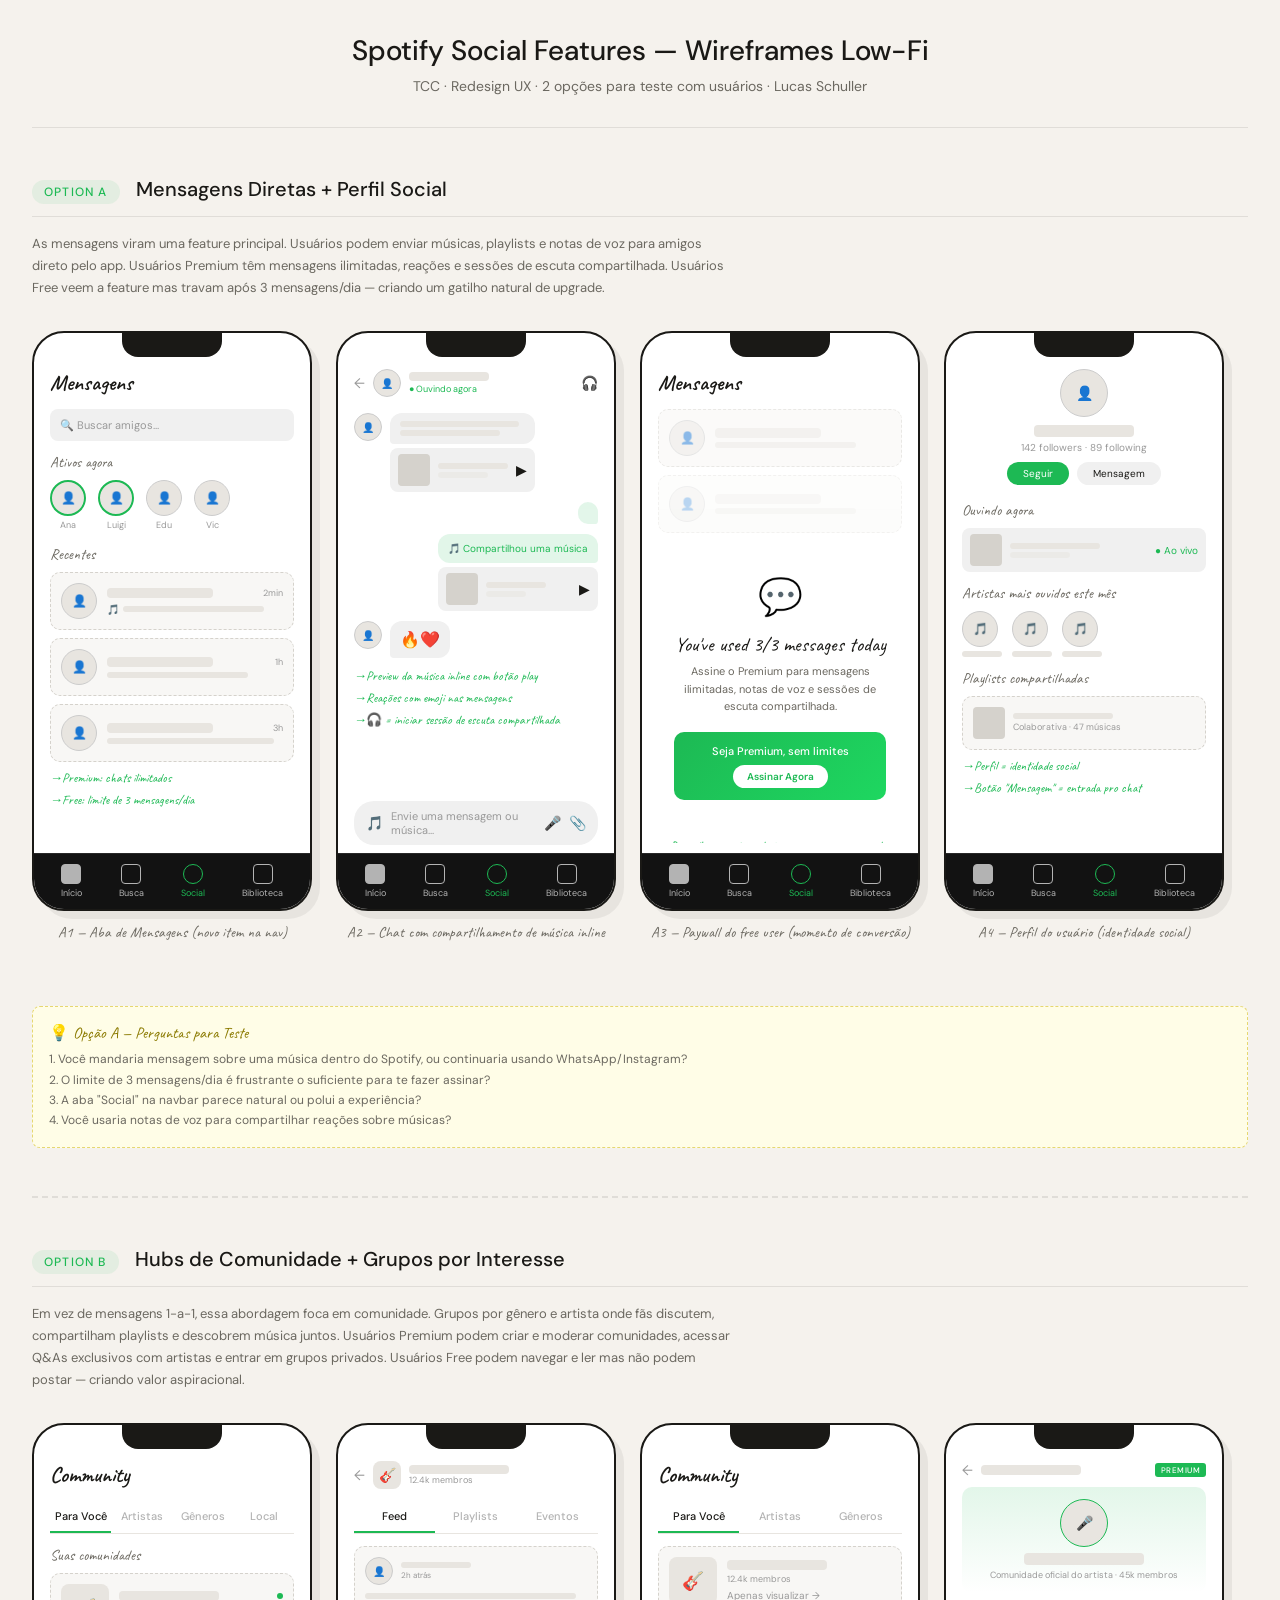
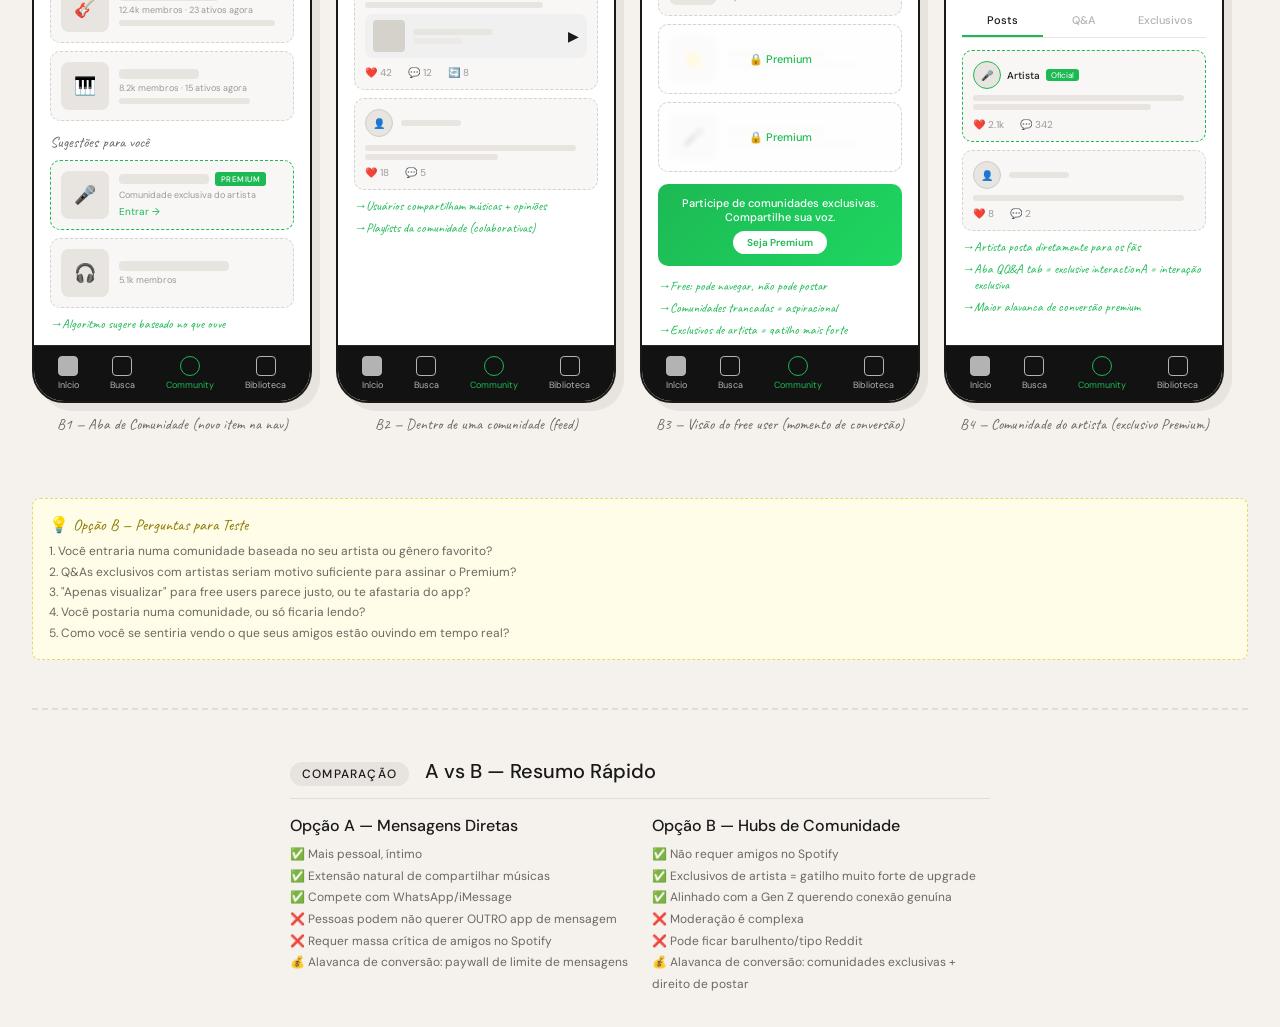
<file: spotify-wireframes-lofi.html>
<!DOCTYPE html>
<html lang="en">
<head>
<meta charset="UTF-8">
<meta name="viewport" content="width=device-width, initial-scale=1.0">
<title>Spotify Social Features — Wireframes Low-Fi</title>
<style>
  @import url('https://fonts.googleapis.com/css2?family=Caveat:wght@400;600&family=DM+Sans:wght@300;400;500&display=swap');
  
  * { margin: 0; padding: 0; box-sizing: border-box; }
  
  body {
    font-family: 'DM Sans', sans-serif;
    background: #F5F2ED;
    color: #1A1916;
    padding: 2rem;
  }

  .page-header {
    text-align: center;
    margin-bottom: 3rem;
    padding-bottom: 2rem;
    border-bottom: 1px solid #E0DDD8;
  }
  .page-header h1 {
    font-size: 28px;
    font-weight: 500;
    margin-bottom: 8px;
  }
  .page-header p {
    font-size: 14px;
    color: #6B6860;
  }

  /* Option headers */
  .option-header {
    display: flex;
    align-items: baseline;
    gap: 16px;
    margin-bottom: 1rem;
    padding-bottom: 0.75rem;
    border-bottom: 1px solid #E0DDD8;
  }
  .option-label {
    font-size: 12px;
    font-weight: 500;
    letter-spacing: 0.1em;
    text-transform: uppercase;
    color: #1DB954;
    background: #1DB95415;
    padding: 4px 12px;
    border-radius: 100px;
  }
  .option-title {
    font-size: 20px;
    font-weight: 500;
  }
  .option-desc {
    font-size: 13px;
    color: #6B6860;
    margin-bottom: 2rem;
    max-width: 700px;
    line-height: 1.7;
  }

  /* Phone frames */
  .phones-row {
    display: flex;
    gap: 24px;
    overflow-x: auto;
    padding-bottom: 1rem;
    margin-bottom: 3rem;
  }

  .phone-wrapper {
    flex-shrink: 0;
    display: flex;
    flex-direction: column;
    align-items: center;
  }

  .phone {
    width: 280px;
    height: 580px;
    background: #FFFFFF;
    border-radius: 32px;
    border: 2px solid #1A1916;
    overflow: hidden;
    position: relative;
    box-shadow: 8px 8px 0 rgba(0,0,0,0.06);
  }

  /* Phone internal parts */
  .phone-notch {
    width: 100px;
    height: 24px;
    background: #1A1916;
    border-radius: 0 0 16px 16px;
    margin: 0 auto;
  }

  .phone-status {
    display: flex;
    justify-content: space-between;
    padding: 6px 20px 0;
    font-size: 10px;
    color: #999;
  }

  .phone-content {
    padding: 12px 16px;
    height: calc(100% - 90px);
    overflow-y: auto;
  }

  .phone-navbar {
    position: absolute;
    bottom: 0;
    left: 0;
    right: 0;
    height: 56px;
    background: #121212;
    display: flex;
    align-items: center;
    justify-content: space-around;
    padding: 0 8px;
    border-top: 1px solid #282828;
  }

  .nav-item {
    display: flex;
    flex-direction: column;
    align-items: center;
    gap: 3px;
    font-size: 9px;
    color: #B3B3B3;
  }
  .nav-item.active { color: #FFFFFF; }
  .nav-item.new { color: #1DB954; }
  .nav-icon {
    width: 20px;
    height: 20px;
    border-radius: 4px;
    border: 1.5px solid currentColor;
  }
  .nav-icon.filled {
    background: currentColor;
  }

  /* Wireframe elements */
  .wf-header {
    font-family: 'Caveat', cursive;
    font-size: 22px;
    font-weight: 600;
    color: #1A1916;
    margin-bottom: 12px;
  }

  .wf-search {
    height: 32px;
    background: #F0F0F0;
    border-radius: 8px;
    margin-bottom: 12px;
    display: flex;
    align-items: center;
    padding: 0 10px;
    font-size: 11px;
    color: #999;
  }

  .wf-section-title {
    font-family: 'Caveat', cursive;
    font-size: 15px;
    color: #6B6860;
    margin-bottom: 8px;
    margin-top: 12px;
  }

  .wf-avatar {
    width: 36px;
    height: 36px;
    border-radius: 50%;
    background: #E8E5E0;
    border: 1.5px solid #CCC;
    flex-shrink: 0;
    display: flex;
    align-items: center;
    justify-content: center;
    font-size: 12px;
    color: #999;
  }
  .wf-avatar.sm { width: 28px; height: 28px; font-size: 10px; }
  .wf-avatar.lg { width: 48px; height: 48px; font-size: 14px; }

  .wf-line {
    height: 8px;
    background: #E8E5E0;
    border-radius: 4px;
  }
  .wf-line.short { width: 60%; }
  .wf-line.medium { width: 80%; }
  .wf-line.long { width: 95%; }
  .wf-line.xs { height: 6px; }

  .wf-card {
    background: #F8F7F5;
    border-radius: 10px;
    padding: 10px;
    margin-bottom: 8px;
    border: 1px dashed #D5D2CC;
  }

  .wf-badge {
    font-size: 8px;
    font-weight: 500;
    letter-spacing: 0.06em;
    text-transform: uppercase;
    background: #1DB954;
    color: white;
    padding: 2px 6px;
    border-radius: 3px;
  }

  .wf-badge.premium {
    background: #1DB954;
  }
  .wf-badge.free {
    background: #B3B3B3;
  }

  .wf-chat-row {
    display: flex;
    gap: 8px;
    align-items: flex-start;
    margin-bottom: 10px;
  }

  .wf-chat-bubble {
    background: #F0F0F0;
    border-radius: 12px 12px 12px 4px;
    padding: 8px 10px;
    max-width: 180px;
  }
  .wf-chat-bubble.sent {
    background: #1DB95420;
    border-radius: 12px 12px 4px 12px;
    margin-left: auto;
  }

  .wf-song-card {
    display: flex;
    gap: 8px;
    align-items: center;
    background: #F0F0F0;
    border-radius: 8px;
    padding: 6px 8px;
    margin-top: 4px;
  }
  .wf-song-art {
    width: 32px;
    height: 32px;
    background: #D5D2CC;
    border-radius: 4px;
    flex-shrink: 0;
  }

  .wf-tabs {
    display: flex;
    gap: 0;
    margin-bottom: 12px;
    border-bottom: 1.5px solid #E8E5E0;
  }
  .wf-tab {
    flex: 1;
    text-align: center;
    padding: 8px 0;
    font-size: 11px;
    font-weight: 500;
    color: #B3B3B3;
    border-bottom: 2px solid transparent;
  }
  .wf-tab.active {
    color: #1A1916;
    border-bottom-color: #1DB954;
  }

  .wf-community-card {
    display: flex;
    gap: 10px;
    align-items: center;
    padding: 10px;
    background: #F8F7F5;
    border-radius: 10px;
    margin-bottom: 8px;
    border: 1px dashed #D5D2CC;
  }
  .wf-community-art {
    width: 48px;
    height: 48px;
    background: #E8E5E0;
    border-radius: 8px;
    flex-shrink: 0;
    display: flex;
    align-items: center;
    justify-content: center;
    font-size: 18px;
  }

  .wf-lock-overlay {
    position: relative;
  }
  .wf-lock-overlay::after {
    content: '🔒 Premium';
    position: absolute;
    inset: 0;
    background: rgba(255,255,255,0.85);
    display: flex;
    align-items: center;
    justify-content: center;
    font-size: 11px;
    font-weight: 500;
    color: #1DB954;
    border-radius: 10px;
    backdrop-filter: blur(2px);
  }

  .wf-upgrade-banner {
    background: linear-gradient(135deg, #1DB954, #1ed760);
    border-radius: 10px;
    padding: 12px;
    text-align: center;
    margin-top: 12px;
  }
  .wf-upgrade-text {
    font-size: 11px;
    color: white;
    font-weight: 500;
    margin-bottom: 6px;
  }
  .wf-upgrade-btn {
    font-size: 10px;
    color: #1DB954;
    background: white;
    padding: 5px 14px;
    border-radius: 100px;
    display: inline-block;
    font-weight: 600;
  }

  .phone-label {
    margin-top: 12px;
    font-family: 'Caveat', cursive;
    font-size: 15px;
    color: #6B6860;
    text-align: center;
  }

  /* Annotations */
  .annotation {
    font-family: 'Caveat', cursive;
    font-size: 13px;
    color: #1DB954;
    position: relative;
    padding-left: 12px;
    margin: 6px 0;
  }
  .annotation::before {
    content: '→';
    position: absolute;
    left: 0;
  }

  /* Section divider */
  .section-divider {
    border: none;
    border-top: 2px dashed #E0DDD8;
    margin: 3rem 0;
  }

  /* Notes */
  .notes-box {
    background: #FFFDE7;
    border: 1px dashed #E6D770;
    border-radius: 8px;
    padding: 16px;
    margin-top: 1rem;
    margin-bottom: 2rem;
  }
  .notes-title {
    font-family: 'Caveat', cursive;
    font-size: 16px;
    margin-bottom: 6px;
    color: #8B7A00;
  }
  .notes-text {
    font-size: 12px;
    color: #6B6860;
    line-height: 1.7;
  }
</style>
</head>
<body>

<div class="page-header">
  <h1>Spotify Social Features — Wireframes Low-Fi</h1>
  <p>TCC · Redesign UX · 2 opções para teste com usuários · Lucas Schuller</p>
</div>

<!-- ===================== OPTION A ===================== -->
<div class="option-header">
  <span class="option-label">Option A</span>
  <span class="option-title">Mensagens Diretas + Perfil Social</span>
</div>
<p class="option-desc">
  As mensagens viram uma feature principal. Usuários podem enviar músicas, playlists e notas de voz para amigos direto pelo app. Usuários Premium têm mensagens ilimitadas, reações e sessões de escuta compartilhada. Usuários Free veem a feature mas travam após 3 mensagens/dia — criando um gatilho natural de upgrade.
</p>

<div class="phones-row">

  <!-- Screen A1: Messages Tab -->
  <div class="phone-wrapper">
    <div class="phone">
      <div class="phone-notch"></div>
      <div class="phone-content">
        <div class="wf-header">Mensagens</div>
        <div class="wf-search">🔍 Buscar amigos...</div>

        <div class="wf-section-title">Ativos agora</div>
        <div style="display: flex; gap: 12px; margin-bottom: 14px; overflow-x: auto;">
          <div style="text-align: center;">
            <div class="wf-avatar" style="border-color: #1DB954; border-width: 2px;">👤</div>
            <div style="font-size: 9px; color: #999; margin-top: 3px;">Ana</div>
          </div>
          <div style="text-align: center;">
            <div class="wf-avatar" style="border-color: #1DB954; border-width: 2px;">👤</div>
            <div style="font-size: 9px; color: #999; margin-top: 3px;">Luigi</div>
          </div>
          <div style="text-align: center;">
            <div class="wf-avatar">👤</div>
            <div style="font-size: 9px; color: #999; margin-top: 3px;">Edu</div>
          </div>
          <div style="text-align: center;">
            <div class="wf-avatar">👤</div>
            <div style="font-size: 9px; color: #999; margin-top: 3px;">Vic</div>
          </div>
        </div>

        <div class="wf-section-title">Recentes</div>
        
        <div class="wf-card" style="display: flex; gap: 10px; align-items: center;">
          <div class="wf-avatar">👤</div>
          <div style="flex: 1;">
            <div style="display: flex; justify-content: space-between; align-items: center;">
              <div class="wf-line short" style="height: 10px;"></div>
              <span style="font-size: 9px; color: #999;">2min</span>
            </div>
            <div style="display: flex; gap: 4px; align-items: center; margin-top: 4px;">
              <span style="font-size: 10px;">🎵</span>
              <div class="wf-line medium xs"></div>
            </div>
          </div>
        </div>

        <div class="wf-card" style="display: flex; gap: 10px; align-items: center;">
          <div class="wf-avatar">👤</div>
          <div style="flex: 1;">
            <div style="display: flex; justify-content: space-between; align-items: center;">
              <div class="wf-line short" style="height: 10px;"></div>
              <span style="font-size: 9px; color: #999;">1h</span>
            </div>
            <div class="wf-line medium xs" style="margin-top: 4px;"></div>
          </div>
        </div>

        <div class="wf-card" style="display: flex; gap: 10px; align-items: center;">
          <div class="wf-avatar">👤</div>
          <div style="flex: 1;">
            <div style="display: flex; justify-content: space-between; align-items: center;">
              <div class="wf-line short" style="height: 10px;"></div>
              <span style="font-size: 9px; color: #999;">3h</span>
            </div>
            <div class="wf-line long xs" style="margin-top: 4px;"></div>
          </div>
        </div>

        <div class="annotation">Premium: chats ilimitados</div>
        <div class="annotation">Free: limite de 3 mensagens/dia</div>

      </div>
      <div class="phone-navbar">
        <div class="nav-item"><div class="nav-icon filled"></div>Início</div>
        <div class="nav-item"><div class="nav-icon"></div>Busca</div>
        <div class="nav-item new"><div class="nav-icon" style="border-radius: 50%;"></div>Social</div>
        <div class="nav-item"><div class="nav-icon"></div>Biblioteca</div>
      </div>
    </div>
    <div class="phone-label">A1 — Aba de Mensagens (novo item na nav)</div>
  </div>

  <!-- Screen A2: Chat View -->
  <div class="phone-wrapper">
    <div class="phone">
      <div class="phone-notch"></div>
      <div class="phone-content">
        <div style="display: flex; align-items: center; gap: 8px; margin-bottom: 16px;">
          <span style="font-size: 14px; color: #999;">←</span>
          <div class="wf-avatar sm">👤</div>
          <div>
            <div class="wf-line short" style="height: 9px; width: 80px;"></div>
            <div style="font-size: 9px; color: #1DB954; margin-top: 2px;">● Ouvindo agora</div>
          </div>
          <div style="margin-left: auto; font-size: 14px; color: #999;">🎧</div>
        </div>

        <div class="wf-chat-row">
          <div class="wf-avatar sm">👤</div>
          <div>
            <div class="wf-chat-bubble">
              <div class="wf-line long xs"></div>
              <div class="wf-line medium xs" style="margin-top: 3px;"></div>
            </div>
            <div class="wf-song-card">
              <div class="wf-song-art"></div>
              <div>
                <div class="wf-line short xs" style="width: 70px;"></div>
                <div class="wf-line xs" style="width: 50px; margin-top: 3px; opacity: 0.5;"></div>
              </div>
              <span style="margin-left: auto; font-size: 14px;">▶</span>
            </div>
          </div>
        </div>

        <div class="wf-chat-row" style="justify-content: flex-end;">
          <div class="wf-chat-bubble sent">
            <div class="wf-line long xs"></div>
          </div>
        </div>

        <div class="wf-chat-row" style="justify-content: flex-end;">
          <div>
            <div class="wf-chat-bubble sent">
              <div style="font-size: 10px; color: #1DB954;">🎵 Compartilhou uma música</div>
            </div>
            <div class="wf-song-card">
              <div class="wf-song-art"></div>
              <div>
                <div class="wf-line short xs" style="width: 60px;"></div>
                <div class="wf-line xs" style="width: 40px; margin-top: 3px; opacity: 0.5;"></div>
              </div>
              <span style="margin-left: auto; font-size: 14px;">▶</span>
            </div>
          </div>
        </div>

        <div class="wf-chat-row">
          <div class="wf-avatar sm">👤</div>
          <div class="wf-chat-bubble">
            <span style="font-size: 16px;">🔥❤️</span>
          </div>
        </div>

        <div style="position: absolute; bottom: 64px; left: 16px; right: 16px;">
          <div style="display: flex; gap: 8px; align-items: center; background: #F0F0F0; border-radius: 20px; padding: 8px 12px;">
            <span style="font-size: 14px;">🎵</span>
            <div style="flex: 1; font-size: 11px; color: #999;">Envie uma mensagem ou música...</div>
            <span style="font-size: 14px;">🎤</span>
            <span style="font-size: 14px;">📎</span>
          </div>
        </div>

        <div class="annotation" style="margin-top: 8px;">Preview da música inline com botão play</div>
        <div class="annotation">Reações com emoji nas mensagens</div>
        <div class="annotation">🎧 = iniciar sessão de escuta compartilhada</div>

      </div>
      <div class="phone-navbar">
        <div class="nav-item"><div class="nav-icon filled"></div>Início</div>
        <div class="nav-item"><div class="nav-icon"></div>Busca</div>
        <div class="nav-item new"><div class="nav-icon" style="border-radius: 50%;"></div>Social</div>
        <div class="nav-item"><div class="nav-icon"></div>Biblioteca</div>
      </div>
    </div>
    <div class="phone-label">A2 — Chat com compartilhamento de música inline</div>
  </div>

  <!-- Screen A3: Free user paywall -->
  <div class="phone-wrapper">
    <div class="phone">
      <div class="phone-notch"></div>
      <div class="phone-content">
        <div class="wf-header">Mensagens</div>
        
        <div class="wf-card" style="display: flex; gap: 10px; align-items: center; opacity: 0.5;">
          <div class="wf-avatar">👤</div>
          <div style="flex: 1;">
            <div class="wf-line short" style="height: 10px;"></div>
            <div class="wf-line medium xs" style="margin-top: 4px;"></div>
          </div>
        </div>
        <div class="wf-card" style="display: flex; gap: 10px; align-items: center; opacity: 0.3;">
          <div class="wf-avatar">👤</div>
          <div style="flex: 1;">
            <div class="wf-line short" style="height: 10px;"></div>
            <div class="wf-line medium xs" style="margin-top: 4px;"></div>
          </div>
        </div>

        <div style="text-align: center; padding: 2rem 1rem;">
          <div style="font-size: 36px; margin-bottom: 12px;">💬</div>
          <div style="font-family: 'Caveat', cursive; font-size: 20px; margin-bottom: 6px;">You've used 3/3 messages today</div>
          <div style="font-size: 11px; color: #6B6860; margin-bottom: 16px; line-height: 1.6;">Assine o Premium para mensagens ilimitadas, notas de voz e sessões de escuta compartilhada.</div>
          <div class="wf-upgrade-banner" style="margin-top: 0;">
            <div class="wf-upgrade-text">Seja Premium, sem limites</div>
            <div class="wf-upgrade-btn">Assinar Agora</div>
          </div>
        </div>

        <div class="annotation">Paywall suave: vê os chats, não consegue responder</div>
        <div class="annotation">Gatilho de conversão: FOMO nas conversas</div>
        <div class="annotation">Reset diário mantém o retorno</div>

      </div>
      <div class="phone-navbar">
        <div class="nav-item"><div class="nav-icon filled"></div>Início</div>
        <div class="nav-item"><div class="nav-icon"></div>Busca</div>
        <div class="nav-item new"><div class="nav-icon" style="border-radius: 50%;"></div>Social</div>
        <div class="nav-item"><div class="nav-icon"></div>Biblioteca</div>
      </div>
    </div>
    <div class="phone-label">A3 — Paywall do free user (momento de conversão)</div>
  </div>

  <!-- Screen A4: Profile with social -->
  <div class="phone-wrapper">
    <div class="phone">
      <div class="phone-notch"></div>
      <div class="phone-content">
        <div style="text-align: center; margin-bottom: 16px;">
          <div class="wf-avatar lg" style="margin: 0 auto 8px;">👤</div>
          <div class="wf-line short" style="margin: 0 auto 4px; height: 12px; width: 100px;"></div>
          <div style="font-size: 10px; color: #999;">142 followers · 89 following</div>
          <div style="display: flex; gap: 8px; justify-content: center; margin-top: 8px;">
            <div style="font-size: 10px; background: #1DB954; color: white; padding: 5px 16px; border-radius: 100px;">Seguir</div>
            <div style="font-size: 10px; background: #F0F0F0; color: #1A1916; padding: 5px 16px; border-radius: 100px;">Mensagem</div>
          </div>
        </div>

        <div class="wf-section-title">Ouvindo agora</div>
        <div class="wf-song-card" style="margin-bottom: 12px;">
          <div class="wf-song-art"></div>
          <div>
            <div class="wf-line short xs" style="width: 90px;"></div>
            <div class="wf-line xs" style="width: 60px; margin-top: 3px; opacity: 0.5;"></div>
          </div>
          <span style="margin-left: auto; font-size: 10px; color: #1DB954;">● Ao vivo</span>
        </div>

        <div class="wf-section-title">Artistas mais ouvidos este mês</div>
        <div style="display: flex; gap: 10px; margin-bottom: 12px;">
          <div style="text-align: center;">
            <div class="wf-avatar">🎵</div>
            <div class="wf-line xs" style="width: 40px; margin-top: 4px;"></div>
          </div>
          <div style="text-align: center;">
            <div class="wf-avatar">🎵</div>
            <div class="wf-line xs" style="width: 40px; margin-top: 4px;"></div>
          </div>
          <div style="text-align: center;">
            <div class="wf-avatar">🎵</div>
            <div class="wf-line xs" style="width: 40px; margin-top: 4px;"></div>
          </div>
        </div>

        <div class="wf-section-title">Playlists compartilhadas</div>
        <div class="wf-card">
          <div style="display: flex; gap: 8px; align-items: center;">
            <div class="wf-song-art"></div>
            <div>
              <div class="wf-line short xs" style="width: 100px;"></div>
              <div style="font-size: 9px; color: #999; margin-top: 2px;">Colaborativa · 47 músicas</div>
            </div>
          </div>
        </div>

        <div class="annotation">Perfil = identidade social</div>
        <div class="annotation">Botão "Mensagem" = entrada pro chat</div>

      </div>
      <div class="phone-navbar">
        <div class="nav-item"><div class="nav-icon filled"></div>Início</div>
        <div class="nav-item"><div class="nav-icon"></div>Busca</div>
        <div class="nav-item new"><div class="nav-icon" style="border-radius: 50%;"></div>Social</div>
        <div class="nav-item"><div class="nav-icon"></div>Biblioteca</div>
      </div>
    </div>
    <div class="phone-label">A4 — Perfil do usuário (identidade social)</div>
  </div>

</div>

<div class="notes-box">
  <div class="notes-title">💡 Opção A — Perguntas para Teste</div>
  <div class="notes-text">
    1. Você mandaria mensagem sobre uma música dentro do Spotify, ou continuaria usando WhatsApp/Instagram?<br>
    2. O limite de 3 mensagens/dia é frustrante o suficiente para te fazer assinar?<br>
    3. A aba "Social" na navbar parece natural ou polui a experiência?<br>
    4. Você usaria notas de voz para compartilhar reações sobre músicas?
  </div>
</div>

<hr class="section-divider">

<!-- ===================== OPTION B ===================== -->
<div class="option-header">
  <span class="option-label">Option B</span>
  <span class="option-title">Hubs de Comunidade + Grupos por Interesse</span>
</div>
<p class="option-desc">
  Em vez de mensagens 1-a-1, essa abordagem foca em comunidade. Grupos por gênero e artista onde fãs discutem, compartilham playlists e descobrem música juntos. Usuários Premium podem criar e moderar comunidades, acessar Q&As exclusivos com artistas e entrar em grupos privados. Usuários Free podem navegar e ler mas não podem postar — criando valor aspiracional.
</p>

<div class="phones-row">

  <!-- Screen B1: Community Tab -->
  <div class="phone-wrapper">
    <div class="phone">
      <div class="phone-notch"></div>
      <div class="phone-content">
        <div class="wf-header">Community</div>
        
        <div class="wf-tabs">
          <div class="wf-tab active">Para Você</div>
          <div class="wf-tab">Artistas</div>
          <div class="wf-tab">Gêneros</div>
          <div class="wf-tab">Local</div>
        </div>

        <div class="wf-section-title">Suas comunidades</div>

        <div class="wf-community-card">
          <div class="wf-community-art">🎸</div>
          <div style="flex: 1;">
            <div style="display: flex; justify-content: space-between; align-items: center;">
              <div class="wf-line short" style="height: 10px; width: 100px;"></div>
              <div style="width: 6px; height: 6px; background: #1DB954; border-radius: 50%;"></div>
            </div>
            <div style="font-size: 9px; color: #999; margin-top: 3px;">12.4k membros · 23 ativos agora</div>
            <div class="wf-line long xs" style="margin-top: 4px;"></div>
          </div>
        </div>

        <div class="wf-community-card">
          <div class="wf-community-art">🎹</div>
          <div style="flex: 1;">
            <div class="wf-line short" style="height: 10px; width: 80px;"></div>
            <div style="font-size: 9px; color: #999; margin-top: 3px;">8.2k membros · 15 ativos agora</div>
            <div class="wf-line medium xs" style="margin-top: 4px;"></div>
          </div>
        </div>

        <div class="wf-section-title">Sugestões para você</div>

        <div class="wf-community-card" style="border-color: #1DB954;">
          <div class="wf-community-art">🎤</div>
          <div style="flex: 1;">
            <div style="display: flex; gap: 6px; align-items: center;">
              <div class="wf-line short" style="height: 10px; width: 90px;"></div>
              <span class="wf-badge premium">Premium</span>
            </div>
            <div style="font-size: 9px; color: #999; margin-top: 3px;">Comunidade exclusiva do artista</div>
            <div style="font-size: 10px; color: #1DB954; margin-top: 4px;">Entrar →</div>
          </div>
        </div>

        <div class="wf-community-card">
          <div class="wf-community-art">🎧</div>
          <div style="flex: 1;">
            <div class="wf-line short" style="height: 10px; width: 110px;"></div>
            <div style="font-size: 9px; color: #999; margin-top: 3px;">5.1k membros</div>
          </div>
        </div>

        <div class="annotation">Algoritmo sugere baseado no que ouve</div>
        <div class="annotation">Badge Premium = comunidades exclusivas</div>

      </div>
      <div class="phone-navbar">
        <div class="nav-item"><div class="nav-icon filled"></div>Início</div>
        <div class="nav-item"><div class="nav-icon"></div>Busca</div>
        <div class="nav-item new"><div class="nav-icon" style="border-radius: 50%;"></div>Community</div>
        <div class="nav-item"><div class="nav-icon"></div>Biblioteca</div>
      </div>
    </div>
    <div class="phone-label">B1 — Aba de Comunidade (novo item na nav)</div>
  </div>

  <!-- Screen B2: Inside a community -->
  <div class="phone-wrapper">
    <div class="phone">
      <div class="phone-notch"></div>
      <div class="phone-content">
        <div style="display: flex; align-items: center; gap: 8px; margin-bottom: 12px;">
          <span style="font-size: 14px; color: #999;">←</span>
          <div class="wf-community-art" style="width: 28px; height: 28px; font-size: 14px;">🎸</div>
          <div>
            <div class="wf-line short" style="height: 9px; width: 100px;"></div>
            <div style="font-size: 9px; color: #999;">12.4k membros</div>
          </div>
        </div>

        <div class="wf-tabs">
          <div class="wf-tab active">Feed</div>
          <div class="wf-tab">Playlists</div>
          <div class="wf-tab">Eventos</div>
        </div>

        <!-- Post 1 -->
        <div class="wf-card">
          <div style="display: flex; gap: 8px; align-items: center; margin-bottom: 8px;">
            <div class="wf-avatar sm">👤</div>
            <div>
              <div class="wf-line xs" style="width: 70px;"></div>
              <div style="font-size: 8px; color: #999; margin-top: 2px;">2h atrás</div>
            </div>
          </div>
          <div class="wf-line long xs" style="margin-bottom: 3px;"></div>
          <div class="wf-line medium xs" style="margin-bottom: 6px;"></div>
          <div class="wf-song-card">
            <div class="wf-song-art"></div>
            <div>
              <div class="wf-line short xs" style="width: 80px;"></div>
              <div class="wf-line xs" style="width: 50px; margin-top: 3px; opacity: 0.5;"></div>
            </div>
            <span style="margin-left: auto; font-size: 14px;">▶</span>
          </div>
          <div style="display: flex; gap: 16px; margin-top: 8px; font-size: 10px; color: #999;">
            <span>❤️ 42</span>
            <span>💬 12</span>
            <span>🔄 8</span>
          </div>
        </div>

        <!-- Post 2 -->
        <div class="wf-card">
          <div style="display: flex; gap: 8px; align-items: center; margin-bottom: 8px;">
            <div class="wf-avatar sm">👤</div>
            <div class="wf-line xs" style="width: 60px;"></div>
          </div>
          <div class="wf-line long xs" style="margin-bottom: 3px;"></div>
          <div class="wf-line short xs" style="margin-bottom: 6px;"></div>
          <div style="display: flex; gap: 16px; margin-top: 4px; font-size: 10px; color: #999;">
            <span>❤️ 18</span>
            <span>💬 5</span>
          </div>
        </div>

        <div class="annotation">Usuários compartilham músicas + opiniões</div>
        <div class="annotation">Playlists da comunidade (colaborativas)</div>

      </div>
      <div class="phone-navbar">
        <div class="nav-item"><div class="nav-icon filled"></div>Início</div>
        <div class="nav-item"><div class="nav-icon"></div>Busca</div>
        <div class="nav-item new"><div class="nav-icon" style="border-radius: 50%;"></div>Community</div>
        <div class="nav-item"><div class="nav-icon"></div>Biblioteca</div>
      </div>
    </div>
    <div class="phone-label">B2 — Dentro de uma comunidade (feed)</div>
  </div>

  <!-- Screen B3: Free user view -->
  <div class="phone-wrapper">
    <div class="phone">
      <div class="phone-notch"></div>
      <div class="phone-content">
        <div class="wf-header">Community</div>
        
        <div class="wf-tabs">
          <div class="wf-tab active">Para Você</div>
          <div class="wf-tab">Artistas</div>
          <div class="wf-tab">Gêneros</div>
        </div>

        <div class="wf-community-card">
          <div class="wf-community-art">🎸</div>
          <div style="flex: 1;">
            <div class="wf-line short" style="height: 10px; width: 100px;"></div>
            <div style="font-size: 9px; color: #999; margin-top: 3px;">12.4k membros</div>
            <div style="font-size: 10px; color: #999; margin-top: 4px;">Apenas visualizar →</div>
          </div>
        </div>

        <div class="wf-community-card wf-lock-overlay" style="min-height: 60px;">
          <div class="wf-community-art">⭐</div>
          <div style="flex: 1;">
            <div class="wf-line short" style="height: 10px;"></div>
            <div class="wf-line medium xs" style="margin-top: 4px;"></div>
          </div>
        </div>

        <div class="wf-community-card wf-lock-overlay" style="min-height: 60px;">
          <div class="wf-community-art">🎤</div>
          <div style="flex: 1;">
            <div class="wf-line short" style="height: 10px;"></div>
            <div class="wf-line medium xs" style="margin-top: 4px;"></div>
          </div>
        </div>

        <div class="wf-upgrade-banner">
          <div class="wf-upgrade-text">Participe de comunidades exclusivas. Compartilhe sua voz.</div>
          <div class="wf-upgrade-btn">Seja Premium</div>
        </div>

        <div class="annotation" style="margin-top: 12px;">Free: pode navegar, não pode postar</div>
        <div class="annotation">Comunidades trancadas = aspiracional</div>
        <div class="annotation">Exclusivos de artista = gatilho mais forte</div>

      </div>
      <div class="phone-navbar">
        <div class="nav-item"><div class="nav-icon filled"></div>Início</div>
        <div class="nav-item"><div class="nav-icon"></div>Busca</div>
        <div class="nav-item new"><div class="nav-icon" style="border-radius: 50%;"></div>Community</div>
        <div class="nav-item"><div class="nav-icon"></div>Biblioteca</div>
      </div>
    </div>
    <div class="phone-label">B3 — Visão do free user (momento de conversão)</div>
  </div>

  <!-- Screen B4: Artist Community (Premium) -->
  <div class="phone-wrapper">
    <div class="phone">
      <div class="phone-notch"></div>
      <div class="phone-content">
        <div style="display: flex; align-items: center; gap: 8px; margin-bottom: 8px;">
          <span style="font-size: 14px; color: #999;">←</span>
          <div class="wf-line" style="height: 10px; width: 100px;"></div>
          <span class="wf-badge premium" style="margin-left: auto;">Premium</span>
        </div>
        
        <div style="background: linear-gradient(180deg, #1DB95420 0%, transparent 100%); border-radius: 10px; padding: 12px; margin-bottom: 12px; text-align: center;">
          <div class="wf-avatar lg" style="margin: 0 auto 6px; border-color: #1DB954;">🎤</div>
          <div class="wf-line" style="height: 12px; width: 120px; margin: 0 auto 4px;"></div>
          <div style="font-size: 9px; color: #999;">Comunidade oficial do artista · 45k membros</div>
        </div>

        <div class="wf-tabs">
          <div class="wf-tab active">Posts</div>
          <div class="wf-tab">Q&A</div>
          <div class="wf-tab">Exclusivos</div>
        </div>

        <div class="wf-card" style="border-color: #1DB954;">
          <div style="display: flex; gap: 6px; align-items: center; margin-bottom: 6px;">
            <div class="wf-avatar sm" style="border-color: #1DB954;">🎤</div>
            <div style="font-size: 10px; font-weight: 500;">Artista</div>
            <span style="font-size: 8px; background: #1DB954; color: white; padding: 1px 5px; border-radius: 3px;">Oficial</span>
          </div>
          <div class="wf-line long xs" style="margin-bottom: 3px;"></div>
          <div class="wf-line medium xs"></div>
          <div style="display: flex; gap: 16px; margin-top: 8px; font-size: 10px; color: #999;">
            <span>❤️ 2.1k</span>
            <span>💬 342</span>
          </div>
        </div>

        <div class="wf-card">
          <div style="display: flex; gap: 8px; align-items: center; margin-bottom: 6px;">
            <div class="wf-avatar sm">👤</div>
            <div class="wf-line xs" style="width: 60px;"></div>
          </div>
          <div class="wf-line long xs"></div>
          <div style="display: flex; gap: 16px; margin-top: 6px; font-size: 10px; color: #999;">
            <span>❤️ 8</span>
            <span>💬 2</span>
          </div>
        </div>

        <div class="annotation">Artista posta diretamente para os fãs</div>
        <div class="annotation">Aba QQ&A tab = exclusive interactionA = interação exclusiva</div>
        <div class="annotation">Maior alavanca de conversão premium</div>

      </div>
      <div class="phone-navbar">
        <div class="nav-item"><div class="nav-icon filled"></div>Início</div>
        <div class="nav-item"><div class="nav-icon"></div>Busca</div>
        <div class="nav-item new"><div class="nav-icon" style="border-radius: 50%;"></div>Community</div>
        <div class="nav-item"><div class="nav-icon"></div>Biblioteca</div>
      </div>
    </div>
    <div class="phone-label">B4 — Comunidade do artista (exclusivo Premium)</div>
  </div>

</div>

<div class="notes-box">
  <div class="notes-title">💡 Opção B — Perguntas para Teste</div>
  <div class="notes-text">
    1. Você entraria numa comunidade baseada no seu artista ou gênero favorito?<br>
    2. Q&As exclusivos com artistas seriam motivo suficiente para assinar o Premium?<br>
    3. "Apenas visualizar" para free users parece justo, ou te afastaria do app?<br>
    4. Você postaria numa comunidade, ou só ficaria lendo?<br>
    5. Como você se sentiria vendo o que seus amigos estão ouvindo em tempo real?
  </div>
</div>

<hr class="section-divider">

<!-- Comparação -->
<div style="max-width: 700px; margin: 0 auto;">
  <div class="option-header">
    <span class="option-label" style="background: #1A191610; color: #1A1916;">Comparação</span>
    <span class="option-title">A vs B — Resumo Rápido</span>
  </div>
  
  <div style="display: grid; grid-template-columns: 1fr 1fr; gap: 24px; margin-top: 1rem;">
    <div>
      <div style="font-weight: 500; margin-bottom: 8px;">Opção A — Mensagens Diretas</div>
      <div style="font-size: 12px; color: #6B6860; line-height: 1.8;">
        ✅ Mais pessoal, íntimo<br>
        ✅ Extensão natural de compartilhar músicas<br>
        ✅ Compete com WhatsApp/iMessage<br>
        ❌ Pessoas podem não querer OUTRO app de mensagem<br>
        ❌ Requer massa crítica de amigos no Spotify<br>
        💰 Alavanca de conversão: paywall de limite de mensagens
      </div>
    </div>
    <div>
      <div style="font-weight: 500; margin-bottom: 8px;">Opção B — Hubs de Comunidade</div>
      <div style="font-size: 12px; color: #6B6860; line-height: 1.8;">
        ✅ Não requer amigos no Spotify<br>
        ✅ Exclusivos de artista = gatilho muito forte de upgrade<br>
        ✅ Alinhado com a Gen Z querendo conexão genuína<br>
        ❌ Moderação é complexa<br>
        ❌ Pode ficar barulhento/tipo Reddit<br>
        💰 Alavanca de conversão: comunidades exclusivas + direito de postar
      </div>
    </div>
  </div>
</div>

</body>
</html>
</file>
<file: case.css>
*, *::before, *::after { margin: 0; padding: 0; box-sizing: border-box; }
:root {
  --bg: #ECECEC; --bg-card: #E4E4E4; --bg-elevated: #FFFFFF;
  --ink: #0A0A0A; --ink-mid: #4A4A4A; --ink-light: #8A8A8A; --ink-faint: #BCBCBC;
  --border: #DEDEDE; --accent: #2D5BFF; --accent-h: #1F47E5;
  --sans: 'Inter', system-ui, sans-serif; --serif: 'Instrument Serif', Georgia, serif;
  --r-sm: 8px; --r-md: 16px; --r-lg: 24px;
}
html { scroll-behavior: smooth; }
body { background: var(--bg); color: var(--ink); font-family: var(--sans); font-size: 15px; line-height: 1.5; -webkit-font-smoothing: antialiased; }
.container { max-width: 1100px; margin: 0 auto; padding: 0 24px; }
.narrow { max-width: 720px; margin: 0 auto; padding: 0 24px; }

/* NAV */
.nav-wrap { position: sticky; top: 16px; z-index: 100; max-width: 1100px; margin: 16px auto 0; padding: 0 24px; }
.nav-inner { background: #fff; border: 1px solid var(--border); border-radius: 100px; padding: 8px 8px 8px 16px; display: flex; justify-content: space-between; align-items: center; box-shadow: 0 4px 24px rgba(0,0,0,.04); }
.nav-logo { display: flex; align-items: center; gap: 8px; font-weight: 500; font-size: 14px; text-decoration: none; color: var(--ink); font-family: var(--sans); }
.nav-avatar { width: 28px; height: 28px; border-radius: 50%; background: url('assets/lucas-photo.jpg') center/cover; flex-shrink: 0; }
.nav-links { display: flex; gap: 4px; list-style: none; }
.nav-links a { font-size: 13px; font-weight: 500; color: var(--ink-mid); padding: 8px 14px; border-radius: 100px; background: none; text-decoration: none; transition: all .15s; }
.nav-links a:hover { color: var(--ink); background: var(--bg); }
.btn-cta { background: var(--accent); color: #fff; font-size: 13px; font-weight: 500; padding: 10px 18px; border-radius: 100px; border: none; cursor: pointer; font-family: var(--sans); transition: all .15s; text-decoration: none; display: inline-block; }
.btn-cta:hover { background: var(--accent-h); }

/* HERO (index only) */
.hero { padding: 6rem 0 5rem; max-width: 720px; }
.hero-eyebrow { font-size: 11px; font-weight: 500; letter-spacing: .1em; text-transform: uppercase; color: var(--ink-light); margin-bottom: 1.25rem; }
.hero-title { font-size: clamp(40px,6vw,64px); font-weight: 600; line-height: 1.05; letter-spacing: -.025em; margin-bottom: 1.5rem; }
.hero-title em { font-family: var(--serif); font-style: italic; font-weight: 400; color: var(--accent); }
.hero-desc { font-size: 16px; color: var(--ink-mid); line-height: 1.65; max-width: 480px; margin-bottom: 2rem; }
.btn-primary { background: var(--accent); color: #fff; font-size: 14px; font-weight: 500; padding: 12px 24px; border-radius: 100px; border: none; cursor: pointer; font-family: var(--sans); display: inline-flex; align-items: center; gap: 8px; transition: all .2s; text-decoration: none; }
.btn-primary:hover { background: var(--accent-h); transform: translateY(-1px); }

/* SECTION LABELS */
.s-label { font-size: 12px; font-weight: 500; color: var(--accent); margin-bottom: .75rem; }
.s-title { font-size: clamp(28px,4vw,42px); font-weight: 600; line-height: 1.1; letter-spacing: -.02em; margin-bottom: 2.5rem; }

/* WORK GRID */
#work { padding: 4rem 0; }
.work-grid { display: grid; gap: 16px; }
.card { background: #fff; border-radius: var(--r-lg); padding: 2rem; text-decoration: none; color: inherit; border: 1px solid var(--border); cursor: pointer; transition: all .3s cubic-bezier(.23,1,.32,1); display: block; }
.card:hover { transform: translateY(-2px); box-shadow: 0 12px 32px rgba(0,0,0,.06); border-color: var(--ink-faint); }
.card-meta { font-size: 11px; color: var(--ink-light); text-transform: uppercase; letter-spacing: .06em; margin-bottom: 1rem; font-weight: 500; }
.card-title { font-size: clamp(18px,2.5vw,24px); font-weight: 600; line-height: 1.2; margin-bottom: .75rem; letter-spacing: -.015em; max-width: 600px; }
.card-desc { font-size: 14px; color: var(--ink-mid); line-height: 1.6; max-width: 580px; margin-bottom: 1.25rem; }
.tags { display: flex; gap: 6px; flex-wrap: wrap; margin-bottom: 1.5rem; }
.tag { font-size: 11px; font-weight: 500; color: var(--ink-mid); background: var(--bg); padding: 5px 11px; border-radius: 100px; border: 1px solid var(--border); }
.visual { border-radius: var(--r-md); overflow: hidden; aspect-ratio: 16/9; background: var(--bg-card); }
.visual img { width: 100%; height: 100%; display: block; object-fit: cover; }
.grid2 { display: grid; grid-template-columns: 1fr 1fr; gap: 16px; }
.card.compact { display: flex; flex-direction: column; }
.card.compact .visual { margin-top: auto; aspect-ratio: 4/3; }

/* PROCESS */
#process { padding: 4rem 0; }
.proc-grid { display: grid; grid-template-columns: repeat(4,1fr); gap: 12px; }
.proc-step { background: #fff; border: 1px solid var(--border); border-radius: var(--r-md); padding: 1.5rem; }
.proc-icon { font-size: 18px; margin-bottom: .75rem; }
.proc-name { font-size: 14px; font-weight: 600; margin-bottom: .5rem; }
.proc-desc { font-size: 13px; color: var(--ink-mid); line-height: 1.55; }

/* ABOUT */
#about { padding: 4rem 0; }
.about-wrap { background: #fff; border: 1px solid var(--border); border-radius: var(--r-lg); padding: 2.5rem; display: grid; grid-template-columns: 200px 1fr; gap: 2.5rem; align-items: start; }
.about-photo { width: 100%; aspect-ratio: 1; border-radius: var(--r-md); object-fit: cover; }
.about-h { font-size: clamp(22px,3vw,28px); font-weight: 600; line-height: 1.2; letter-spacing: -.015em; margin-bottom: 1.25rem; }
.about-text { font-size: 14px; color: var(--ink-mid); line-height: 1.75; margin-bottom: .85rem; }
.about-meta { display: grid; grid-template-columns: 1fr 1fr; gap: 1.5rem; margin-top: 1.5rem; padding-top: 1.5rem; border-top: 1px solid var(--border); }
.meta-label { font-size: 11px; font-weight: 600; color: var(--accent); text-transform: uppercase; letter-spacing: .06em; margin-bottom: .4rem; }
.meta-val { font-size: 13px; color: var(--ink-mid); }

/* CONTACT */
.contact-card { background: linear-gradient(135deg,#2D5BFF,#1F47E5); border-radius: var(--r-lg); padding: 4rem 2rem; text-align: center; color: #fff; }
.contact-h { font-size: clamp(28px,4vw,42px); font-weight: 600; line-height: 1.1; letter-spacing: -.02em; margin-bottom: .75rem; }
.contact-sub { font-size: 14px; opacity: .85; margin-bottom: 2rem; max-width: 400px; margin-left: auto; margin-right: auto; line-height: 1.6; }
.email-row { display: inline-flex; align-items: center; gap: 8px; background: #fff; padding: 8px 8px 8px 20px; border-radius: 100px; margin-bottom: 1.5rem; }
.email-row span { color: var(--ink); font-size: 14px; font-weight: 500; }
.email-row a { background: var(--accent); color: #fff; padding: 8px 16px; border-radius: 100px; font-size: 13px; font-weight: 500; text-decoration: none; }
.c-links { display: flex; gap: 1.5rem; justify-content: center; }
.c-link { font-size: 13px; color: rgba(255,255,255,.85); text-decoration: underline; text-underline-offset: 2px; }
.c-link:hover { color: #fff; }

/* FOOTER */
footer { padding: 1.5rem 0 2rem; border-top: 1px solid var(--border); display: flex; justify-content: space-between; align-items: center; font-size: 12px; color: var(--ink-light); margin-top: 0; }
.f-links { display: flex; gap: 1.25rem; }
.f-links a { color: var(--ink-light); text-decoration: none; }
.f-links a:hover { color: var(--ink); }

/* CASE PAGES */
.case-header { padding: 4rem 0 3rem; }
.back-btn { display: inline-flex; align-items: center; gap: 8px; font-size: 13px; color: var(--ink-mid); text-decoration: none; font-weight: 500; margin-bottom: 2rem; padding: 0; transition: color .15s; }
.back-btn:hover { color: var(--ink); }
.case-pill { display: inline-flex; font-size: 12px; font-weight: 500; color: var(--accent); background: rgba(45,91,255,.08); padding: 6px 14px; border-radius: 100px; margin-bottom: 1.25rem; letter-spacing: .02em; }
.case-h1 { font-size: clamp(32px,5vw,52px); font-weight: 600; line-height: 1.05; letter-spacing: -.025em; margin-bottom: 1.25rem; max-width: 700px; }
.case-h1 em { font-family: var(--serif); font-style: italic; font-weight: 400; color: var(--accent); }
.case-sub { font-size: 17px; color: var(--ink-mid); line-height: 1.6; max-width: 620px; margin-bottom: 2.5rem; }
.case-info { display: grid; grid-template-columns: repeat(4,1fr); background: #fff; border: 1px solid var(--border); border-radius: var(--r-md); overflow: hidden; margin-bottom: 3rem; }
.info-cell { padding: 1.25rem 1.5rem; border-right: 1px solid var(--border); }
.info-cell:last-child { border-right: none; }
.info-label { font-size: 11px; font-weight: 600; color: var(--accent); text-transform: uppercase; letter-spacing: .06em; margin-bottom: .4rem; }
.info-val { font-size: 13px; font-weight: 500; line-height: 1.45; }
.hero-visual { border-radius: var(--r-lg); overflow: hidden; margin-bottom: 4rem; border: 1px solid var(--border); background: #fff; }
.hero-visual img { width: 100%; display: block; }
.case-section { padding: 3rem 0; border-top: 1px solid var(--border); }
.cs-label { font-size: 11px; font-weight: 600; color: var(--accent); text-transform: uppercase; letter-spacing: .06em; margin-bottom: .75rem; }
.cs-title { font-size: clamp(22px,3vw,30px); font-weight: 600; line-height: 1.15; letter-spacing: -.02em; margin-bottom: 1.25rem; max-width: 640px; }
.cs-text { font-size: 16px; color: var(--ink-mid); line-height: 1.7; max-width: 640px; margin-bottom: 1.25rem; }
.cs-text strong { color: var(--ink); font-weight: 600; }
.dgrid { display: grid; grid-template-columns: repeat(3,1fr); gap: 1rem; margin: 1.5rem 0; }
.dcell { background: #fff; border: 1px solid var(--border); border-radius: var(--r-md); padding: 1.5rem; }
.dcell-num { font-family: var(--serif); font-style: italic; font-size: 24px; color: var(--accent); margin-bottom: .5rem; }
.dcell-title { font-size: 15px; font-weight: 600; margin-bottom: .5rem; }
.dcell-desc { font-size: 13px; color: var(--ink-mid); line-height: 1.6; }
.stat-card { background: #fff; border: 1px solid var(--border); border-radius: var(--r-md); padding: 2rem; margin: 2rem 0; }
.stat-row { display: grid; grid-template-columns: repeat(3,1fr); gap: 1.5rem; }
.stat-val { font-size: 36px; font-weight: 700; letter-spacing: -.02em; color: var(--accent); margin-bottom: .25rem; }
.stat-lbl { font-size: 12px; font-weight: 500; color: var(--ink-mid); }
.live-btn { display: inline-flex; align-items: center; gap: 8px; background: var(--accent); color: #fff; font-size: 14px; font-weight: 500; padding: 12px 24px; border-radius: 100px; border: none; cursor: pointer; font-family: var(--sans); transition: all .2s; margin-top: 1rem; text-decoration: none; }
.live-btn:hover { background: var(--accent-h); transform: translateY(-1px); }
.phones-showcase { background: #050505; border-radius: var(--r-md); padding: 3rem 2rem; display: flex; gap: 2rem; justify-content: center; overflow-x: auto; margin: 2rem 0; }
.phones-showcase img { height: 480px; width: auto; border-radius: 28px; flex-shrink: 0; box-shadow: 0 24px 48px rgba(0,0,0,.4); object-fit: contain; }
.lofi-container { border: 1px solid var(--border); border-radius: var(--r-md); overflow: hidden; margin: 2rem 0; }
.next-card { background: #fff; border: 1px solid var(--border); border-radius: var(--r-lg); padding: 3rem 2rem; text-align: center; margin: 3rem 0; }
.next-lbl { font-size: 11px; font-weight: 600; color: var(--ink-light); text-transform: uppercase; letter-spacing: .08em; margin-bottom: .75rem; }
.next-title { font-size: 22px; font-weight: 600; margin-bottom: 1rem; letter-spacing: -.015em; }

/* SPOTIFY lofi iframe */
.lofi-frame { width: 100%; height: 620px; border: none; }
</file>
